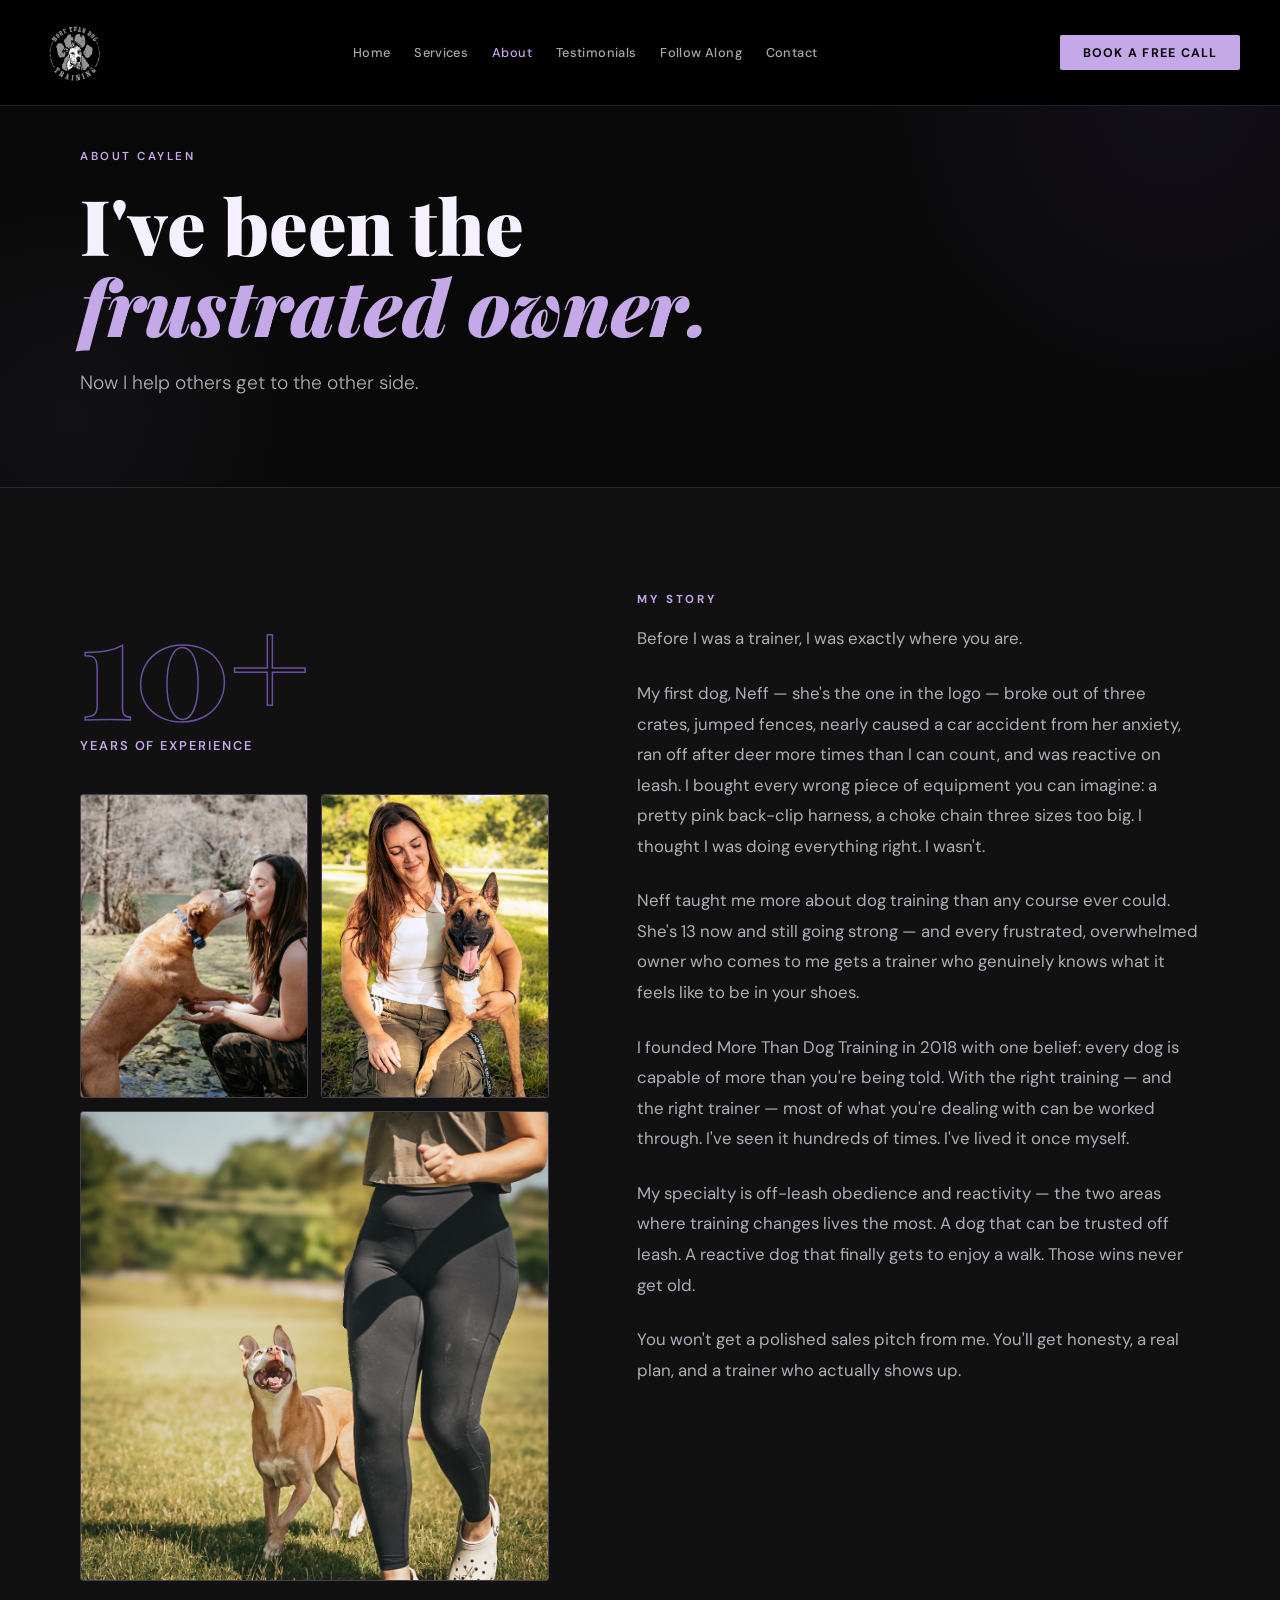
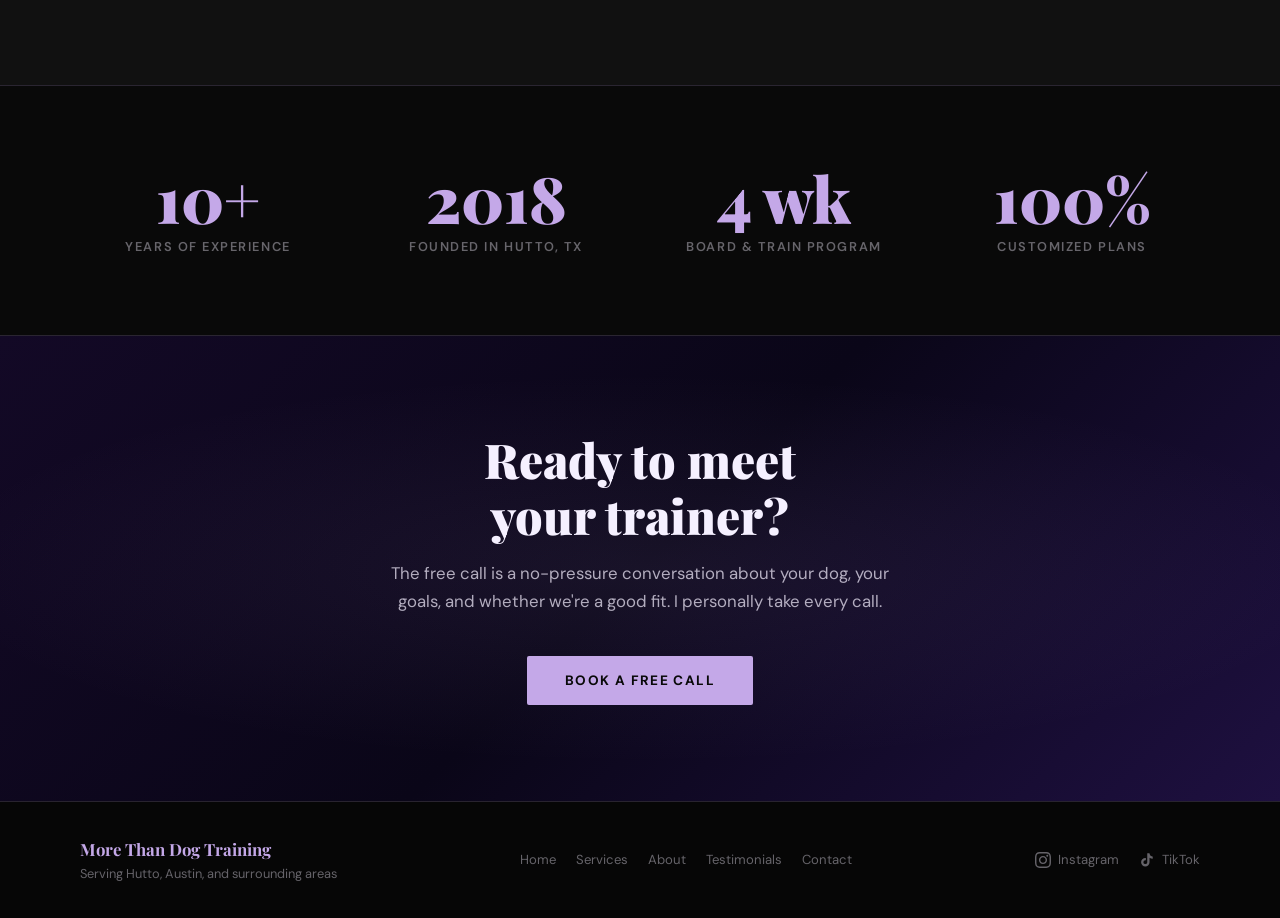
<file: about.html>
<!DOCTYPE html>
<html lang="en">
<head>
  <meta charset="UTF-8">
  <meta name="viewport" content="width=device-width, initial-scale=1.0">
  <link rel="icon" type="image/png" href="logo.png.png">
  <title>About Caylen | More Than Dog Training</title>
  <link rel="preconnect" href="https://fonts.googleapis.com">
  <link rel="preconnect" href="https://fonts.gstatic.com" crossorigin>
  <link href="https://fonts.googleapis.com/css2?family=Playfair+Display:ital,wght@0,700;0,900;1,700&family=DM+Sans:opsz,wght@9..40,300;9..40,400;9..40,500;9..40,600;9..40,700&display=swap" rel="stylesheet">
  <link rel="stylesheet" href="styles.css">

  <style>
    /* ─── ABOUT MAIN SECTION ─────────────────────────────── */
    .about-section {
      padding: 6.5rem 2rem;
      background: var(--black-soft);
    }

    .about-grid {
      display: grid;
      grid-template-columns: 1fr 1.2fr;
      gap: 5.5rem;
      align-items: start;
      max-width: 1120px;
      margin: 0 auto;
    }

    .about-left-col { position: relative; }

    /* Big decorative number */
    .about-big-num {
      font-family: var(--font-display);
      font-size: clamp(5rem, 11vw, 9rem);
      font-weight: 900;
      line-height: 1;
      color: transparent;
      -webkit-text-stroke: 1.5px var(--lavender-dk);
      margin-bottom: 0.25rem;
    }

    .about-num-label {
      font-size: 0.8rem;
      font-weight: 600;
      letter-spacing: 0.15em;
      text-transform: uppercase;
      color: var(--lavender);
      margin-bottom: 2.5rem;
    }

    /* Photo grid */
    .about-photo-grid {
      display: grid;
      grid-template-columns: 1fr 1fr;
      gap: 0.85rem;
    }

    .about-photo-grid-wide {
      display: grid;
      grid-template-columns: 1fr;
      gap: 0.85rem;
      margin-top: 0.85rem;
    }

    /* Right column body text */
    .about-right-col p {
      color: var(--white-dim);
      font-size: 1.05rem;
      line-height: 1.82;
      margin-bottom: 1.5rem;
    }

    .about-right-col p:last-of-type { margin-bottom: 0; }

    /* ─── STATS ROW ──────────────────────────────────────── */
    .stats-section {
      padding: 5rem 2rem;
      background: var(--black);
      border-top: 1px solid var(--border);
      border-bottom: 1px solid var(--border);
    }

    .stats-grid {
      display: grid;
      grid-template-columns: repeat(4, 1fr);
      gap: 2rem;
      max-width: 1120px;
      margin: 0 auto;
      text-align: center;
    }

    .stat-item {}

    .stat-num {
      font-family: var(--font-display);
      font-size: clamp(2.5rem, 5vw, 4rem);
      font-weight: 900;
      color: var(--lavender);
      line-height: 1;
      margin-bottom: 0.5rem;
    }

    .stat-label {
      font-size: 0.8rem;
      font-weight: 600;
      letter-spacing: 0.12em;
      text-transform: uppercase;
      color: var(--white-faint);
      line-height: 1.4;
    }

    /* ─── PHILOSOPHY SECTION ─────────────────────────────── */
    .philosophy-section {
      padding: 6.5rem 2rem;
      background: linear-gradient(180deg, #0C0818 0%, var(--black-soft) 100%);
    }

    .philosophy-inner {
      max-width: 1120px;
      margin: 0 auto;
      display: grid;
      grid-template-columns: 1.1fr 1fr;
      gap: 5rem;
      align-items: center;
    }

    .philosophy-text p {
      color: var(--white-dim);
      font-size: 1.05rem;
      line-height: 1.82;
      margin-bottom: 1.5rem;
    }

    .philosophy-text p:last-of-type { margin-bottom: 0; }

    /* ─── CTA SECTION ────────────────────────────────────── */
    .about-cta-section {
      padding: 6rem 2rem;
      background: linear-gradient(135deg, #130926 0%, #0A0618 50%, #1E1040 100%);
      text-align: center;
      position: relative;
      overflow: hidden;
    }

    .about-cta-section::before {
      content: '';
      position: absolute;
      inset: 0;
      background: radial-gradient(ellipse 80% 60% at 50% 50%, rgba(196, 168, 232, 0.08) 0%, transparent 70%);
      pointer-events: none;
    }

    .about-cta-section .container { position: relative; z-index: 1; }

    .about-cta-headline {
      font-family: var(--font-display);
      font-size: clamp(2rem, 4vw, 3rem);
      font-weight: 900;
      color: var(--white);
      margin-bottom: 1rem;
      line-height: 1.15;
    }

    .about-cta-sub {
      color: var(--white-dim);
      font-size: 1.05rem;
      line-height: 1.7;
      max-width: 500px;
      margin: 0 auto 2.5rem;
    }

    /* ─── RESPONSIVE ─────────────────────────────────────── */
    @media (max-width: 900px) {
      .about-grid,
      .philosophy-inner { grid-template-columns: 1fr; gap: 3rem; }

      .stats-grid { grid-template-columns: repeat(2, 1fr); }
    }

    @media (max-width: 480px) {
      .stats-grid { grid-template-columns: 1fr 1fr; gap: 1.5rem; }
    }
  </style>
</head>

<body>

  <!-- ─── NAV ──────────────────────────────────────────────── -->
  <nav aria-label="Main navigation">
    <a href="index.html" class="nav-brand">
      <img src="logo.png.png" alt="More Than Dog Training logo" style="height:70px;width:auto;display:block;">
    </a>
    <div class="nav-links" id="navLinks">
      <a href="index.html">Home</a>
      <a href="services.html">Services</a>
      <a href="about.html" class="active">About</a>
      <a href="testimonials.html">Testimonials</a>
      <a href="follow.html">Follow Along</a>
      <a href="contact.html">Contact</a>
    </div>
    <div class="nav-right">
      <button class="nav-hamburger" id="navHamburger" aria-label="Toggle menu" aria-expanded="false">
        <span></span><span></span><span></span>
      </button>
      <a href="https://tidycal.com/caylen/consultation" target="_blank" rel="noopener noreferrer" class="nav-cta">Book a Free Call</a>
    </div>
  </nav>


  <!-- ─── PAGE HERO ────────────────────────────────────────── -->
  <div class="page-hero">
    <div class="container">
      <span class="page-eyebrow">About Caylen</span>
      <h1 class="page-headline">I've been the<br><em>frustrated owner.</em></h1>
      <p class="page-sub">Now I help others get to the other side.</p>
    </div>
  </div>


  <!-- ─── MAIN ABOUT ───────────────────────────────────────── -->
  <section class="about-section">
    <div class="about-grid">

      <div class="about-left-col">
        <div class="reveal">
          <div class="about-big-num">10+</div>
          <div class="about-num-label">Years of Experience</div>
        </div>

        <!-- Two portrait photos side by side -->
        <div class="about-photo-grid reveal reveal-d2">
          <img src="IMG_0409.JPG" alt="Caylen with a dog at the river" style="width:100%;aspect-ratio:3/4;object-fit:cover;object-position:top;border-radius:3px;border:1.5px solid rgba(196,168,232,0.3);">
          <img src="DSC09880_Original.jpg" alt="Caylen with her Belgian Malinois" style="width:100%;aspect-ratio:3/4;object-fit:cover;object-position:top;border-radius:3px;border:1.5px solid rgba(196,168,232,0.3);">
        </div>

        <!-- Wide landscape photo below -->
        <div class="about-photo-grid-wide reveal reveal-d3">
          <img src="DSC08907.JPG" alt="Caylen training a dog in the park" style="width:100%;aspect-ratio:1/1;object-fit:cover;object-position:center 60%;border-radius:3px;border:1.5px solid rgba(196,168,232,0.3);display:block;">
        </div>
      </div>

      <div class="about-right-col">
        <span class="eyebrow reveal">My Story</span>

        <p class="reveal reveal-d2">
          Before I was a trainer, I was exactly where you are.
        </p>
        <p class="reveal reveal-d2">
          My first dog, Neff — she's the one in the logo — broke out of three crates, jumped fences, nearly caused a car accident from her anxiety, ran off after deer more times than I can count, and was reactive on leash. I bought every wrong piece of equipment you can imagine: a pretty pink back-clip harness, a choke chain three sizes too big. I thought I was doing everything right. I wasn't.
        </p>
        <p class="reveal reveal-d2">
          Neff taught me more about dog training than any course ever could. She's 13 now and still going strong — and every frustrated, overwhelmed owner who comes to me gets a trainer who genuinely knows what it feels like to be in your shoes.
        </p>
        <p class="reveal reveal-d3">
          I founded More Than Dog Training in 2018 with one belief: every dog is capable of more than you're being told. With the right training — and the right trainer — most of what you're dealing with can be worked through. I've seen it hundreds of times. I've lived it once myself.
        </p>
        <p class="reveal reveal-d3">
          My specialty is off-leash obedience and reactivity — the two areas where training changes lives the most. A dog that can be trusted off leash. A reactive dog that finally gets to enjoy a walk. Those wins never get old.
        </p>
        <p class="reveal reveal-d4">
          You won't get a polished sales pitch from me. You'll get honesty, a real plan, and a trainer who actually shows up.
        </p>
      </div>

    </div>
  </section>


  <!-- ─── STATS ─────────────────────────────────────────────── -->
  <div class="stats-section">
    <div class="stats-grid">
      <div class="stat-item reveal">
        <div class="stat-num">10+</div>
        <div class="stat-label">Years of Experience</div>
      </div>
      <div class="stat-item reveal reveal-d1">
        <div class="stat-num">2018</div>
        <div class="stat-label">Founded in Hutto, TX</div>
      </div>
      <div class="stat-item reveal reveal-d2">
        <div class="stat-num">4 wk</div>
        <div class="stat-label">Board &amp; Train Program</div>
      </div>
      <div class="stat-item reveal reveal-d3">
        <div class="stat-num">100%</div>
        <div class="stat-label">Customized Plans</div>
      </div>
    </div>
  </div>



  <!-- ─── BOTTOM CTA ────────────────────────────────────────── -->
  <div class="about-cta-section">
    <div class="container">
      <h2 class="about-cta-headline reveal">Ready to meet<br>your trainer?</h2>
      <p class="about-cta-sub reveal reveal-d1">The free call is a no-pressure conversation about your dog, your goals, and whether we're a good fit. I personally take every call.</p>
      <a href="https://tidycal.com/caylen/consultation" target="_blank" rel="noopener noreferrer" class="btn-primary reveal reveal-d2">Book a Free Call</a>
    </div>
  </div>


  <!-- ─── FOOTER ────────────────────────────────────────────── -->
  <footer>
    <div class="footer-inner">
      <div>
        <div class="footer-brand">More Than Dog Training</div>
        <div class="footer-loc">Serving Hutto, Austin, and surrounding areas</div>
      </div>
      <nav class="footer-nav" aria-label="Site links">
        <a href="index.html">Home</a>
        <a href="services.html">Services</a>
        <a href="about.html">About</a>
        <a href="testimonials.html">Testimonials</a>
        <a href="contact.html">Contact</a>
      </nav>
      <nav class="footer-links" aria-label="Social media links">
        <a href="https://www.instagram.com/morethandogtraining_" target="_blank" rel="noopener noreferrer">
          <svg viewBox="0 0 24 24" fill="currentColor" aria-hidden="true"><path d="M12 2.163c3.204 0 3.584.012 4.85.07 3.252.148 4.771 1.691 4.919 4.919.058 1.265.069 1.645.069 4.849 0 3.205-.012 3.584-.069 4.849-.149 3.225-1.664 4.771-4.919 4.919-1.266.058-1.644.07-4.85.07-3.204 0-3.584-.012-4.849-.07-3.26-.149-4.771-1.699-4.919-4.92-.058-1.265-.07-1.644-.07-4.849 0-3.204.013-3.583.07-4.849.149-3.227 1.664-4.771 4.919-4.919 1.266-.057 1.645-.069 4.849-.069zm0-2.163c-3.259 0-3.667.014-4.947.072-4.358.2-6.78 2.618-6.98 6.98-.059 1.281-.073 1.689-.073 4.948 0 3.259.014 3.668.072 4.948.2 4.358 2.618 6.78 6.98 6.98 1.281.058 1.689.072 4.948.072 3.259 0 3.668-.014 4.948-.072 4.354-.2 6.782-2.618 6.979-6.98.059-1.28.073-1.689.073-4.948 0-3.259-.014-3.667-.072-4.947-.196-4.354-2.617-6.78-6.979-6.98-1.281-.059-1.69-.073-4.949-.073zm0 5.838c-3.403 0-6.162 2.759-6.162 6.162s2.759 6.163 6.162 6.163 6.162-2.759 6.162-6.163c0-3.403-2.759-6.162-6.162-6.162zm0 10.162c-2.209 0-4-1.79-4-4 0-2.209 1.791-4 4-4s4 1.791 4 4c0 2.21-1.791 4-4 4zm6.406-11.845c-.796 0-1.441.645-1.441 1.44s.645 1.44 1.441 1.44c.795 0 1.439-.645 1.439-1.44s-.644-1.44-1.439-1.44z"/></svg>
          Instagram
        </a>
        <a href="https://www.tiktok.com/@morethandogtraining" target="_blank" rel="noopener noreferrer">
          <svg viewBox="0 0 24 24" fill="currentColor" aria-hidden="true"><path d="M19.59 6.69a4.83 4.83 0 0 1-3.77-4.25V2h-3.45v13.67a2.89 2.89 0 0 1-2.88 2.5 2.89 2.89 0 0 1-2.89-2.89 2.89 2.89 0 0 1 2.89-2.89c.28 0 .54.04.79.1V9.01a6.27 6.27 0 0 0-.79-.05 6.34 6.34 0 0 0-6.34 6.34 6.34 6.34 0 0 0 6.34 6.34 6.34 6.34 0 0 0 6.33-6.34V8.69a8.18 8.18 0 0 0 4.78 1.52V6.76a4.85 4.85 0 0 1-1.01-.07z"/></svg>
          TikTok
        </a>
      </nav>
    </div>
  </footer>


  <!-- ─── JAVASCRIPT ────────────────────────────────────────── -->
  <script>
    const revealObserver = new IntersectionObserver(
      entries => entries.forEach(e => {
        if (e.isIntersecting) { e.target.classList.add('visible'); revealObserver.unobserve(e.target); }
      }),
      { threshold: 0.12, rootMargin: '0px 0px -48px 0px' }
    );
    document.querySelectorAll('.reveal').forEach(el => revealObserver.observe(el));

    const mainNav = document.querySelector('nav');
    window.addEventListener('scroll', () => {
      mainNav.style.padding = window.scrollY > 60 ? '0.75rem 2.5rem' : '1.1rem 2.5rem';
    }, { passive: true });

    const hamburger = document.getElementById('navHamburger');
    const navLinks  = document.getElementById('navLinks');
    if (hamburger) {
      hamburger.addEventListener('click', () => {
        const isOpen = navLinks.classList.toggle('open');
        hamburger.setAttribute('aria-expanded', String(isOpen));
      });
    }
  </script>

</body>
</html>
</file>
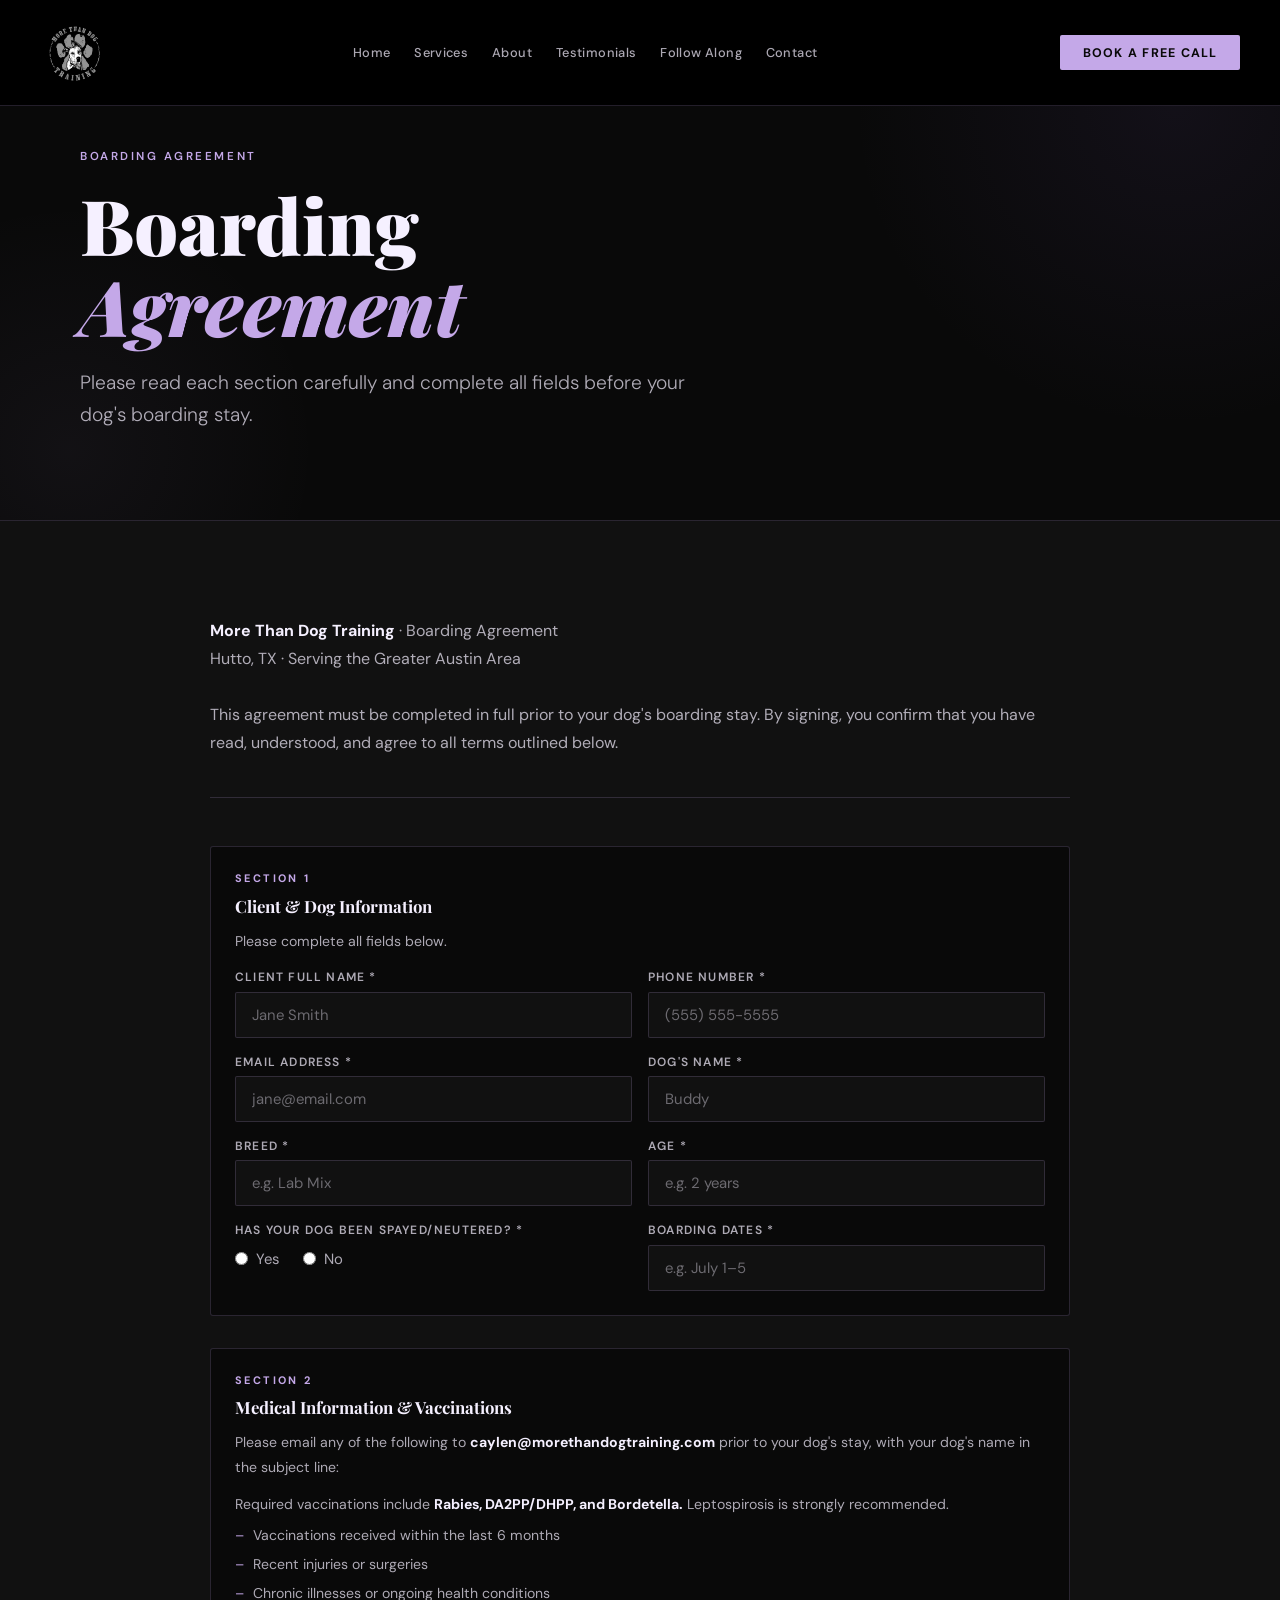
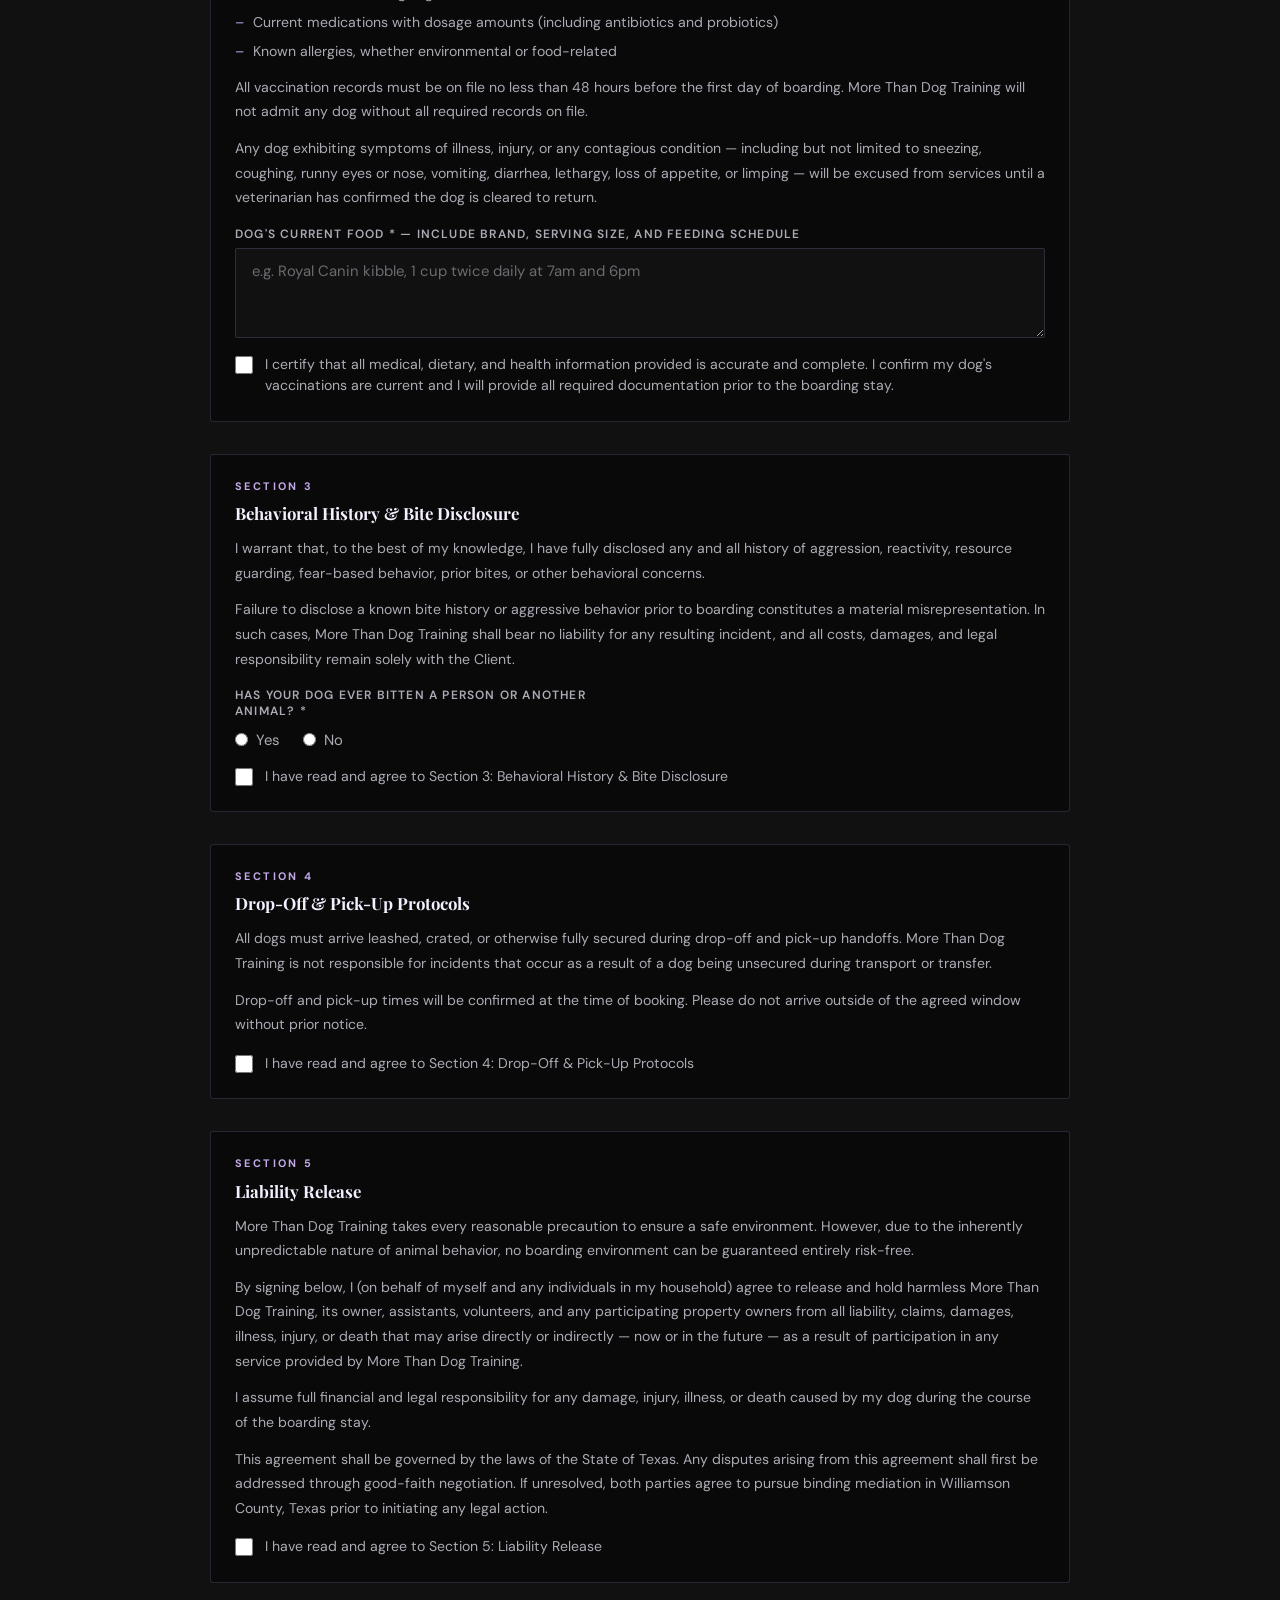
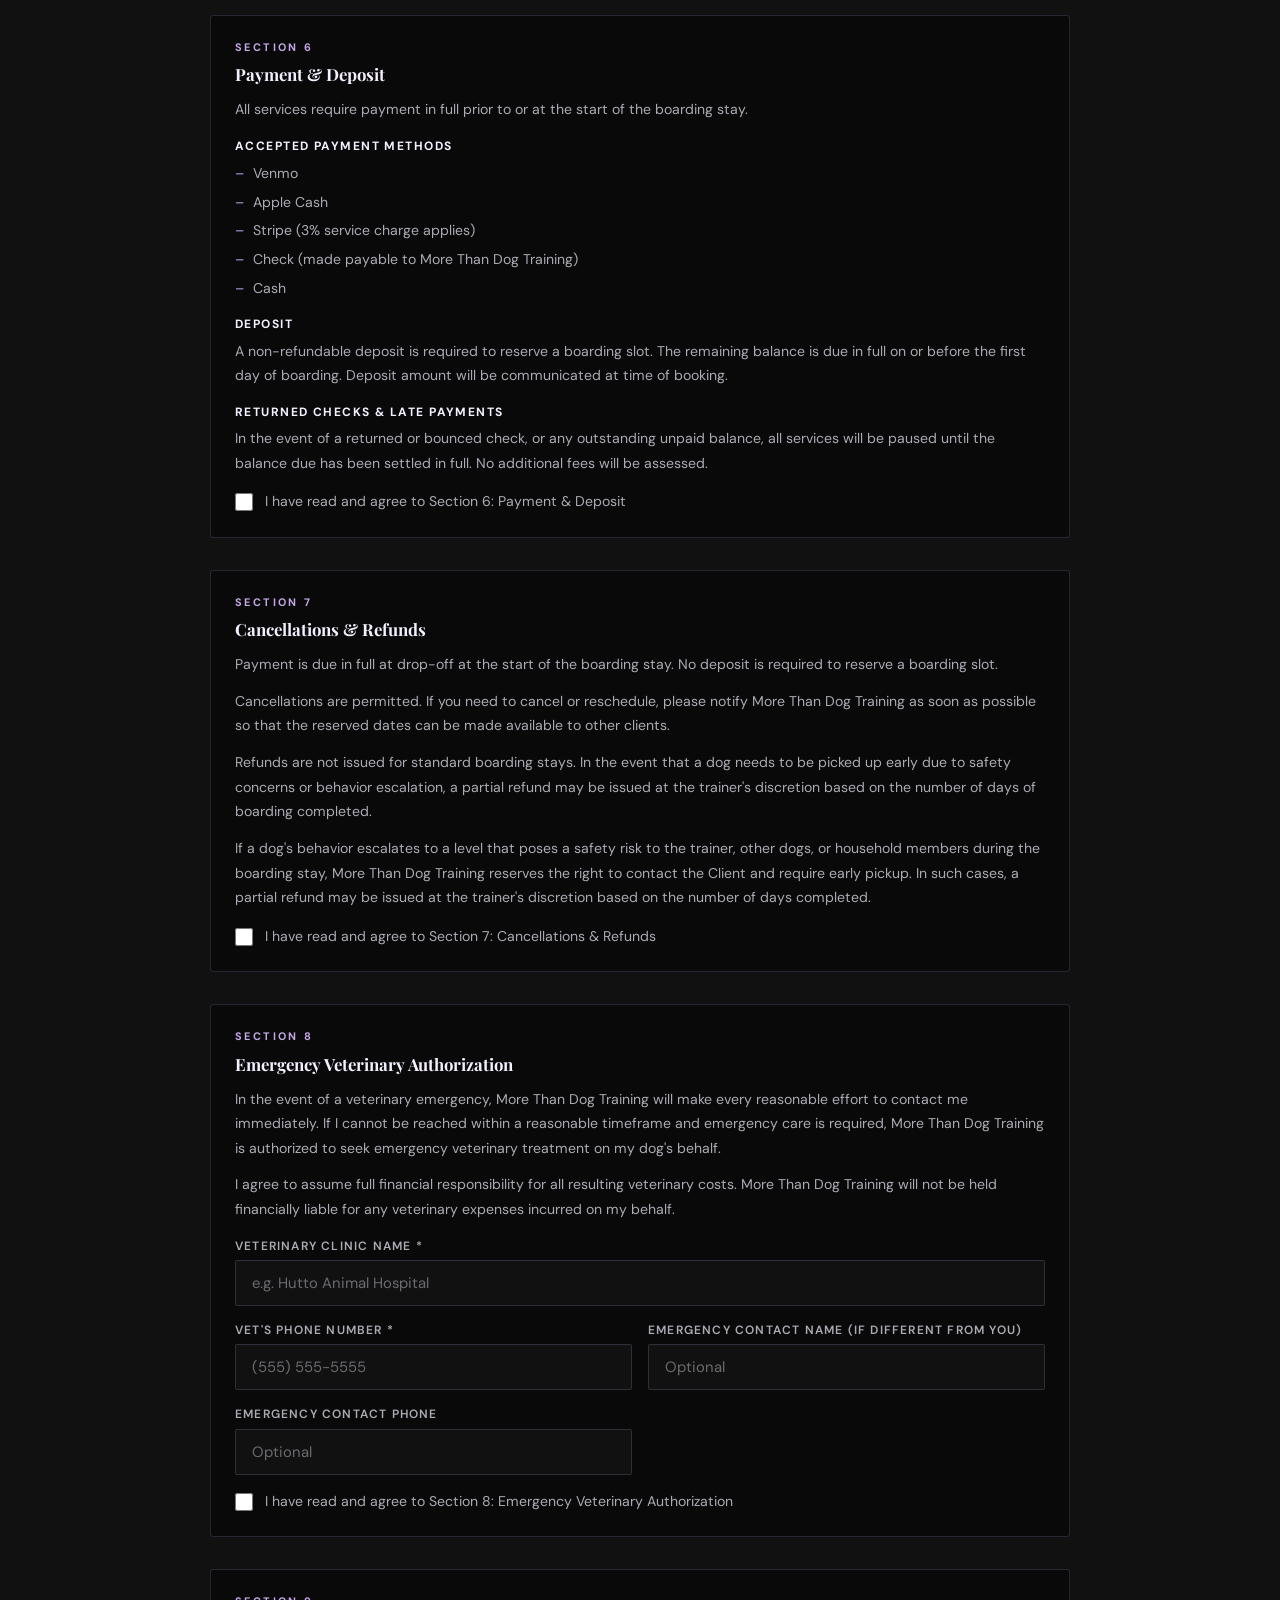
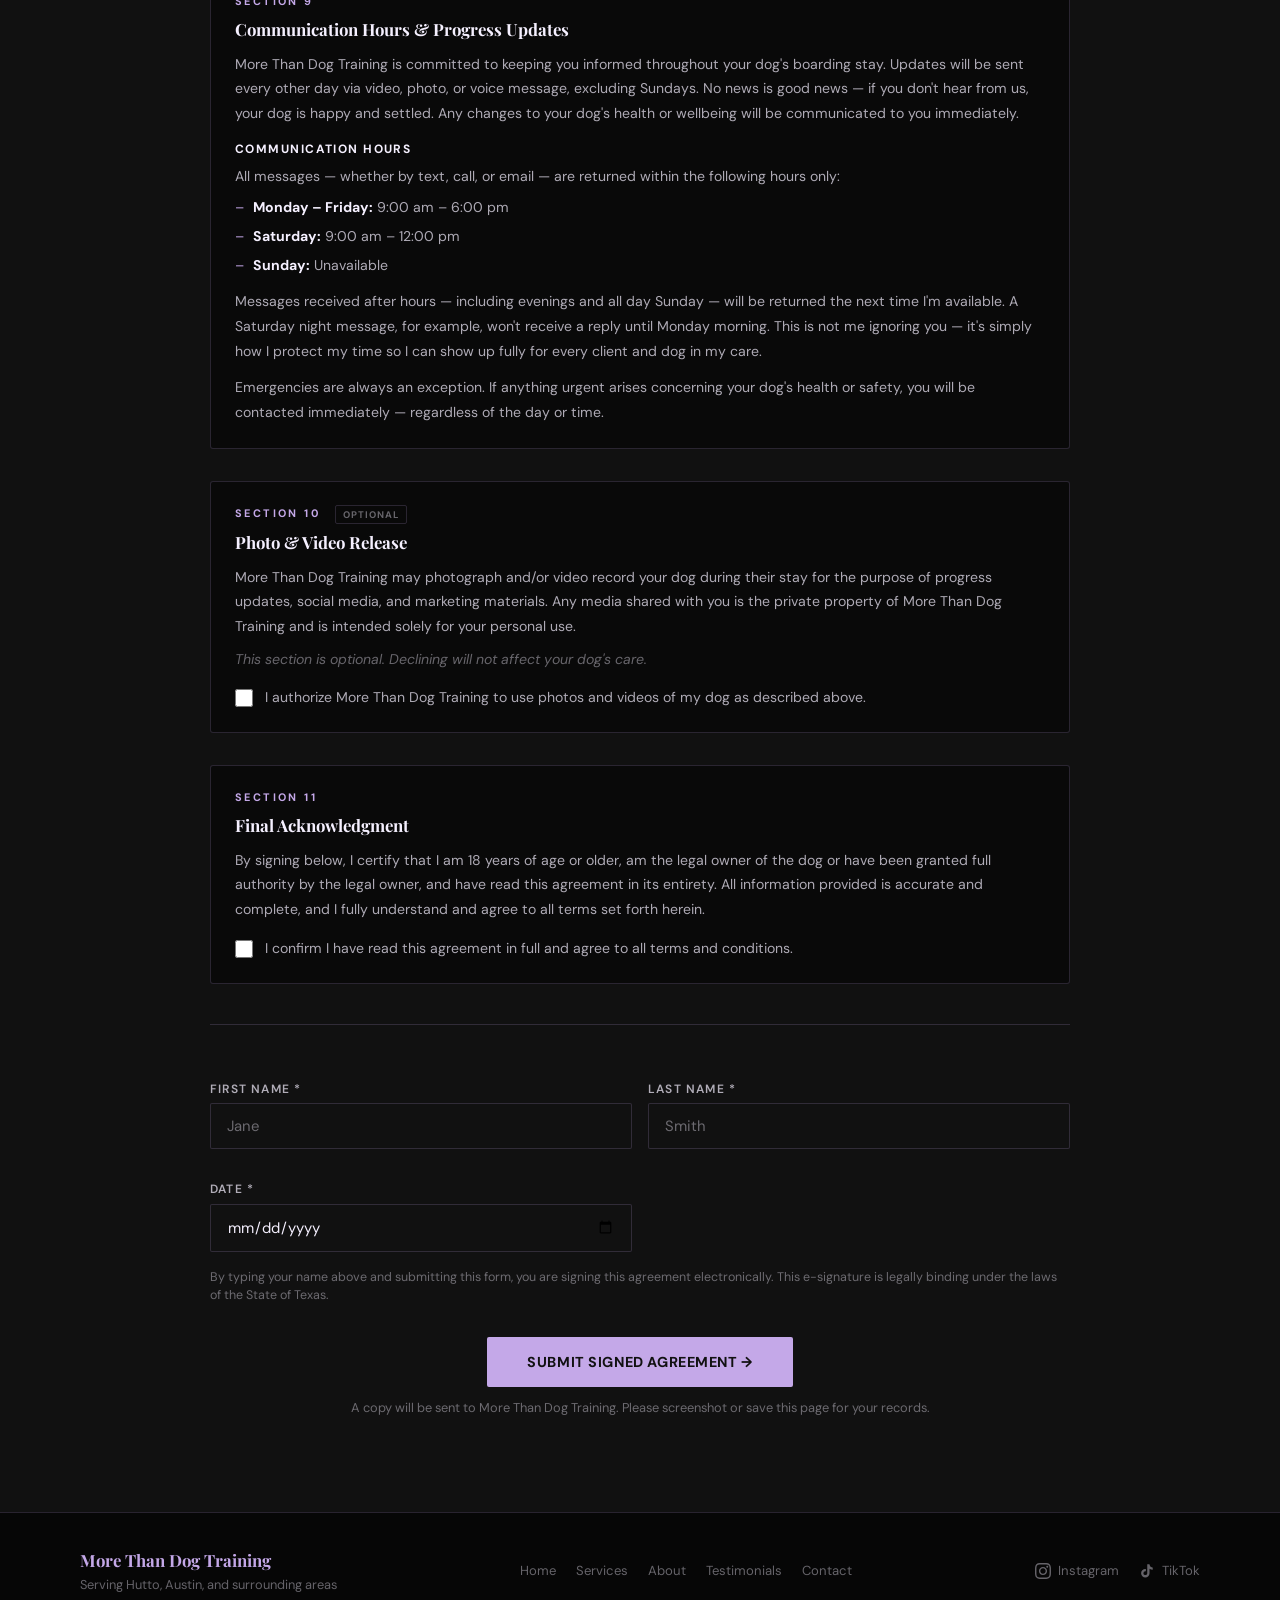
<file: boarding-agreement.html>
<!DOCTYPE html>
<html lang="en">
<head>
  <meta charset="UTF-8">
  <meta name="viewport" content="width=device-width, initial-scale=1.0">
  <link rel="icon" type="image/png" href="logo.png.png">
  <title>Boarding Agreement | More Than Dog Training</title>
  <meta name="description" content="Review and sign your boarding agreement with More Than Dog Training before your dog's stay.">
  <meta property="og:title" content="Boarding Agreement | More Than Dog Training">
  <meta property="og:description" content="Review and sign your boarding agreement before your dog's stay with More Than Dog Training.">
  <meta property="og:image" content="https://www.morethandogtraining.com/logo.png.png">
  <meta property="og:url" content="https://www.morethandogtraining.com/boarding-agreement.html">
  <meta property="og:type" content="website">
  <meta name="twitter:card" content="summary">
  <meta name="twitter:title" content="Boarding Agreement | More Than Dog Training">
  <meta name="twitter:description" content="Review and sign your boarding agreement before your dog's stay with More Than Dog Training.">
  <meta name="twitter:image" content="https://www.morethandogtraining.com/logo.png.png">
  <link rel="preconnect" href="https://fonts.googleapis.com">
  <link rel="preconnect" href="https://fonts.gstatic.com" crossorigin>
  <link href="https://fonts.googleapis.com/css2?family=Playfair+Display:ital,wght@0,700;0,900;1,700&family=DM+Sans:opsz,wght@9..40,300;9..40,400;9..40,500;9..40,600;9..40,700&display=swap" rel="stylesheet">
  <link rel="stylesheet" href="styles.css">

  <style>
    .agreement-section {
      padding: 6rem 2rem;
      background: var(--black-soft);
    }

    .agreement-inner {
      max-width: 860px;
      margin: 0 auto;
    }

    .agreement-intro {
      font-size: 1rem;
      color: var(--white-dim);
      line-height: 1.75;
      margin-bottom: 3rem;
      padding-bottom: 2.5rem;
      border-bottom: 1px solid var(--border);
    }

    .agreement-form {
      display: flex;
      flex-direction: column;
      gap: 2rem;
    }

    .form-check-group {
      background: var(--black);
      border: 1px solid var(--border);
      border-radius: 3px;
      padding: 1.5rem;
    }

    .form-check-label {
      font-size: 0.68rem;
      font-weight: 700;
      letter-spacing: 0.22em;
      text-transform: uppercase;
      color: var(--lavender);
      margin-bottom: 0.6rem;
      display: block;
    }

    .form-check-title {
      font-family: var(--font-display);
      font-size: 1.05rem;
      font-weight: 700;
      color: var(--white);
      margin-bottom: 0.75rem;
    }

    .form-check-text {
      font-size: 0.88rem;
      color: var(--white-dim);
      line-height: 1.75;
    }

    .form-checkbox-row {
      display: flex;
      align-items: flex-start;
      gap: 0.75rem;
      cursor: pointer;
      margin-top: 1rem;
    }

    .form-checkbox-row input[type="checkbox"] {
      width: 18px;
      height: 18px;
      accent-color: var(--lavender);
      flex-shrink: 0;
      margin-top: 2px;
      cursor: pointer;
    }

    .form-checkbox-row span {
      font-size: 0.88rem;
      color: var(--white-dim);
      line-height: 1.5;
    }

    .form-row {
      display: grid;
      grid-template-columns: 1fr 1fr;
      gap: 1rem;
      margin-top: 1rem;
    }

    .form-field {
      display: flex;
      flex-direction: column;
      gap: 0.4rem;
    }

    .form-field.full {
      grid-column: 1 / -1;
    }

    .form-field label {
      font-size: 0.75rem;
      font-weight: 600;
      letter-spacing: 0.1em;
      text-transform: uppercase;
      color: var(--white-dim);
    }

    .form-field input,
    .form-field textarea,
    .form-field select {
      background: var(--black-soft);
      border: 1px solid var(--border);
      border-radius: 2px;
      padding: 0.75rem 1rem;
      font-family: var(--font-body);
      font-size: 0.93rem;
      color: var(--white);
      outline: none;
      transition: border-color 0.2s;
      width: 100%;
      box-sizing: border-box;
    }

    .form-field input:focus,
    .form-field textarea:focus,
    .form-field select:focus {
      border-color: var(--lavender);
    }

    .form-field input::placeholder,
    .form-field textarea::placeholder {
      color: var(--white-faint);
    }

    .form-field textarea {
      resize: vertical;
      min-height: 90px;
    }

    .radio-group {
      display: flex;
      gap: 1.5rem;
      margin-top: 0.25rem;
    }

    .radio-group label {
      display: flex;
      align-items: center;
      gap: 0.5rem;
      font-size: 0.93rem;
      color: var(--white-dim);
      text-transform: none;
      letter-spacing: 0;
      font-weight: 400;
      cursor: pointer;
    }

    .radio-group input[type="radio"] {
      accent-color: var(--lavender);
      cursor: pointer;
    }

    .conditional-field {
      display: none;
    }

    .conditional-field.visible {
      display: flex;
    }

    .contract-list {
      list-style: none;
      padding: 0;
      margin: 0.5rem 0;
      display: flex;
      flex-direction: column;
      gap: 0.35rem;
    }

    .contract-list li {
      padding-left: 1.1rem;
      position: relative;
      font-size: 0.88rem;
      color: var(--white-dim);
      line-height: 1.65;
    }

    .contract-list li::before {
      content: '–';
      position: absolute;
      left: 0;
      color: var(--lavender);
    }

    .contract-subhead {
      font-size: 0.75rem;
      font-weight: 700;
      letter-spacing: 0.12em;
      text-transform: uppercase;
      color: var(--white);
      margin: 1rem 0 0.4rem;
    }

    .optional-badge {
      font-size: 0.6rem;
      font-weight: 700;
      letter-spacing: 0.1em;
      text-transform: uppercase;
      color: var(--white-faint);
      border: 1px solid var(--border);
      border-radius: 2px;
      padding: 0.1rem 0.45rem;
      margin-left: 0.6rem;
      vertical-align: middle;
    }

    .form-fields {
      display: flex;
      flex-direction: column;
      gap: 1rem;
    }

    .form-divider {
      border: none;
      border-top: 1px solid var(--border);
      margin: 0.5rem 0;
    }

    .form-sig-note {
      font-size: 0.78rem;
      color: var(--white-faint);
      line-height: 1.5;
    }

    .form-submit-wrap {
      text-align: center;
    }

    .btn-submit {
      display: inline-block;
      background: var(--lavender);
      color: var(--black-soft);
      font-family: var(--font-body);
      font-size: 0.9rem;
      font-weight: 700;
      letter-spacing: 0.04em;
      padding: 1rem 2.5rem;
      border-radius: 2px;
      border: none;
      cursor: pointer;
      transition: background 0.2s, transform 0.2s, box-shadow 0.2s;
    }

    .btn-submit:hover {
      background: var(--lavender-light);
      transform: translateY(-2px);
      box-shadow: 0 8px 24px rgba(196, 168, 232, 0.25);
    }

    .sign-note {
      margin-top: 0.75rem;
      font-size: 0.8rem;
      color: var(--white-faint);
    }

    .form-success {
      display: none;
      background: var(--black);
      border: 1px solid var(--lavender);
      border-radius: 3px;
      padding: 2rem;
      text-align: center;
      color: var(--white-dim);
      font-size: 0.95rem;
      line-height: 1.7;
      max-width: 860px;
      margin: 0 auto 4rem;
    }

    @media (max-width: 700px) {
      .form-row {
        grid-template-columns: 1fr;
      }
      .form-field.full {
        grid-column: 1;
      }
    }
  </style>
</head>

<body>

  <!-- ─── NAV ──────────────────────────────────────────────── -->
  <nav aria-label="Main navigation">
    <a href="index.html" class="nav-brand">
      <img src="logo.png.png" alt="More Than Dog Training logo" style="height:70px;width:auto;display:block;">
    </a>
    <div class="nav-links" id="navLinks">
      <a href="index.html">Home</a>
      <a href="services.html">Services</a>
      <a href="about.html">About</a>
      <a href="testimonials.html">Testimonials</a>
      <a href="follow.html">Follow Along</a>
      <a href="contact.html">Contact</a>
    </div>
    <div class="nav-right">
      <button class="nav-hamburger" id="navHamburger" aria-label="Toggle menu" aria-expanded="false">
        <span></span><span></span><span></span>
      </button>
      <a href="https://tidycal.com/caylen/consultation" target="_blank" rel="noopener noreferrer" class="nav-cta">Book a Free Call</a>
    </div>
  </nav>


  <!-- ─── PAGE HERO ────────────────────────────────────────── -->
  <div class="page-hero">
    <div class="container">
      <span class="page-eyebrow">Boarding Agreement</span>
      <h1 class="page-headline">Boarding<br><em>Agreement</em></h1>
      <p class="page-sub">Please read each section carefully and complete all fields before your dog's boarding stay.</p>
    </div>
  </div>


  <!-- ─── AGREEMENT ────────────────────────────────────────── -->
  <section class="agreement-section">
    <div class="agreement-inner">

      <p class="agreement-intro">
        <strong style="color:var(--white);">More Than Dog Training</strong> &middot; Boarding Agreement<br>
        Hutto, TX &middot; Serving the Greater Austin Area<br><br>
        This agreement must be completed in full prior to your dog's boarding stay. By signing, you confirm that you have read, understood, and agree to all terms outlined below.
      </p>

      <form class="agreement-form" id="boardingForm" action="https://formspree.io/f/mqeveokq" method="POST">
        <input type="hidden" name="_subject" value="New Boarding Agreement Signed">

        <!-- SECTION 1 -->
        <div class="form-check-group">
          <span class="form-check-label">Section 1</span>
          <div class="form-check-title">Client &amp; Dog Information</div>
          <p class="form-check-text">Please complete all fields below.</p>
          <div class="form-row">
            <div class="form-field">
              <label for="clientName">Client Full Name *</label>
              <input type="text" id="clientName" name="client_name" placeholder="Jane Smith" required>
            </div>
            <div class="form-field">
              <label for="phone">Phone Number *</label>
              <input type="tel" id="phone" name="phone_number" placeholder="(555) 555-5555" required>
            </div>
          </div>
          <div class="form-row">
            <div class="form-field">
              <label for="emailAddr">Email Address *</label>
              <input type="email" id="emailAddr" name="email_address" placeholder="jane@email.com" required>
            </div>
            <div class="form-field">
              <label for="dogName">Dog's Name *</label>
              <input type="text" id="dogName" name="dog_name" placeholder="Buddy" required>
            </div>
          </div>
          <div class="form-row">
            <div class="form-field">
              <label for="breed">Breed *</label>
              <input type="text" id="breed" name="breed" placeholder="e.g. Lab Mix" required>
            </div>
            <div class="form-field">
              <label for="dogAge">Age *</label>
              <input type="text" id="dogAge" name="age" placeholder="e.g. 2 years" required>
            </div>
          </div>
          <div class="form-row">
            <div class="form-field">
              <label>Has your dog been spayed/neutered? *</label>
              <div class="radio-group">
                <label><input type="radio" name="spayed_neutered" value="Yes" required> Yes</label>
                <label><input type="radio" name="spayed_neutered" value="No"> No</label>
              </div>
            </div>
            <div class="form-field">
              <label for="boardingDates">Boarding Dates *</label>
              <input type="text" id="boardingDates" name="boarding_dates" placeholder="e.g. July 1–5" required>
            </div>
          </div>
        </div>

        <!-- SECTION 2 -->
        <div class="form-check-group">
          <span class="form-check-label">Section 2</span>
          <div class="form-check-title">Medical Information &amp; Vaccinations</div>
          <p class="form-check-text">Please email any of the following to <strong style="color:var(--white);">caylen@morethandogtraining.com</strong> prior to your dog's stay, with your dog's name in the subject line:</p>
          <p class="form-check-text" style="margin-top:0.75rem;">Required vaccinations include <strong style="color:var(--white);">Rabies, DA2PP/DHPP, and Bordetella.</strong> Leptospirosis is strongly recommended.</p>
          <ul class="contract-list" style="margin-top:0.5rem;">
            <li>Vaccinations received within the last 6 months</li>
            <li>Recent injuries or surgeries</li>
            <li>Chronic illnesses or ongoing health conditions</li>
            <li>Current medications with dosage amounts (including antibiotics and probiotics)</li>
            <li>Known allergies, whether environmental or food-related</li>
          </ul>
          <p class="form-check-text" style="margin-top:0.75rem;">All vaccination records must be on file no less than 48 hours before the first day of boarding. More Than Dog Training will not admit any dog without all required records on file.</p>
          <p class="form-check-text" style="margin-top:0.75rem;">Any dog exhibiting symptoms of illness, injury, or any contagious condition — including but not limited to sneezing, coughing, runny eyes or nose, vomiting, diarrhea, lethargy, loss of appetite, or limping — will be excused from services until a veterinarian has confirmed the dog is cleared to return.</p>
          <div class="form-row">
            <div class="form-field full">
              <label for="dogFood">Dog's Current Food * — Include brand, serving size, and feeding schedule</label>
              <textarea id="dogFood" name="dog_food" placeholder="e.g. Royal Canin kibble, 1 cup twice daily at 7am and 6pm" required></textarea>
            </div>
          </div>
          <label class="form-checkbox-row">
            <input type="checkbox" name="section2" value="agreed" required>
            <span>I certify that all medical, dietary, and health information provided is accurate and complete. I confirm my dog's vaccinations are current and I will provide all required documentation prior to the boarding stay.</span>
          </label>
        </div>

        <!-- SECTION 3 -->
        <div class="form-check-group">
          <span class="form-check-label">Section 3</span>
          <div class="form-check-title">Behavioral History &amp; Bite Disclosure</div>
          <p class="form-check-text">I warrant that, to the best of my knowledge, I have fully disclosed any and all history of aggression, reactivity, resource guarding, fear-based behavior, prior bites, or other behavioral concerns.</p>
          <p class="form-check-text" style="margin-top:0.75rem;">Failure to disclose a known bite history or aggressive behavior prior to boarding constitutes a material misrepresentation. In such cases, More Than Dog Training shall bear no liability for any resulting incident, and all costs, damages, and legal responsibility remain solely with the Client.</p>
          <div class="form-row">
            <div class="form-field">
              <label>Has your dog ever bitten a person or another animal? *</label>
              <div class="radio-group">
                <label><input type="radio" name="bitten" value="Yes" id="bittenYes" required> Yes</label>
                <label><input type="radio" name="bitten" value="No" id="bittenNo"> No</label>
              </div>
            </div>
          </div>
          <div class="form-row conditional-field" id="bittenDetail">
            <div class="form-field full">
              <label for="bittenDesc">Please describe: *</label>
              <textarea id="bittenDesc" name="bitten_description" placeholder="Who was bitten, what happened, severity..."></textarea>
            </div>
          </div>
          <label class="form-checkbox-row">
            <input type="checkbox" name="section3" value="agreed" required>
            <span>I have read and agree to Section 3: Behavioral History &amp; Bite Disclosure</span>
          </label>
        </div>

        <!-- SECTION 4 -->
        <div class="form-check-group">
          <span class="form-check-label">Section 4</span>
          <div class="form-check-title">Drop-Off &amp; Pick-Up Protocols</div>
          <p class="form-check-text">All dogs must arrive leashed, crated, or otherwise fully secured during drop-off and pick-up handoffs. More Than Dog Training is not responsible for incidents that occur as a result of a dog being unsecured during transport or transfer.</p>
          <p class="form-check-text" style="margin-top:0.75rem;">Drop-off and pick-up times will be confirmed at the time of booking. Please do not arrive outside of the agreed window without prior notice.</p>
          <label class="form-checkbox-row">
            <input type="checkbox" name="section4" value="agreed" required>
            <span>I have read and agree to Section 4: Drop-Off &amp; Pick-Up Protocols</span>
          </label>
        </div>

        <!-- SECTION 5 -->
        <div class="form-check-group">
          <span class="form-check-label">Section 5</span>
          <div class="form-check-title">Liability Release</div>
          <p class="form-check-text">More Than Dog Training takes every reasonable precaution to ensure a safe environment. However, due to the inherently unpredictable nature of animal behavior, no boarding environment can be guaranteed entirely risk-free.</p>
          <p class="form-check-text" style="margin-top:0.75rem;">By signing below, I (on behalf of myself and any individuals in my household) agree to release and hold harmless More Than Dog Training, its owner, assistants, volunteers, and any participating property owners from all liability, claims, damages, illness, injury, or death that may arise directly or indirectly — now or in the future — as a result of participation in any service provided by More Than Dog Training.</p>
          <p class="form-check-text" style="margin-top:0.75rem;">I assume full financial and legal responsibility for any damage, injury, illness, or death caused by my dog during the course of the boarding stay.</p>
          <p class="form-check-text" style="margin-top:0.75rem;">This agreement shall be governed by the laws of the State of Texas. Any disputes arising from this agreement shall first be addressed through good-faith negotiation. If unresolved, both parties agree to pursue binding mediation in Williamson County, Texas prior to initiating any legal action.</p>
          <label class="form-checkbox-row">
            <input type="checkbox" name="section5" value="agreed" required>
            <span>I have read and agree to Section 5: Liability Release</span>
          </label>
        </div>

        <!-- SECTION 6 -->
        <div class="form-check-group">
          <span class="form-check-label">Section 6</span>
          <div class="form-check-title">Payment &amp; Deposit</div>
          <p class="form-check-text">All services require payment in full prior to or at the start of the boarding stay.</p>
          <p class="contract-subhead">Accepted Payment Methods</p>
          <ul class="contract-list">
            <li>Venmo</li>
            <li>Apple Cash</li>
            <li>Stripe (3% service charge applies)</li>
            <li>Check (made payable to More Than Dog Training)</li>
            <li>Cash</li>
          </ul>
          <p class="contract-subhead">Deposit</p>
          <p class="form-check-text">A non-refundable deposit is required to reserve a boarding slot. The remaining balance is due in full on or before the first day of boarding. Deposit amount will be communicated at time of booking.</p>
          <p class="contract-subhead">Returned Checks &amp; Late Payments</p>
          <p class="form-check-text">In the event of a returned or bounced check, or any outstanding unpaid balance, all services will be paused until the balance due has been settled in full. No additional fees will be assessed.</p>
          <label class="form-checkbox-row">
            <input type="checkbox" name="section6" value="agreed" required>
            <span>I have read and agree to Section 6: Payment &amp; Deposit</span>
          </label>
        </div>

        <!-- SECTION 7 -->
        <div class="form-check-group">
          <span class="form-check-label">Section 7</span>
          <div class="form-check-title">Cancellations &amp; Refunds</div>
          <p class="form-check-text">Payment is due in full at drop-off at the start of the boarding stay. No deposit is required to reserve a boarding slot.</p>
          <p class="form-check-text" style="margin-top:0.75rem;">Cancellations are permitted. If you need to cancel or reschedule, please notify More Than Dog Training as soon as possible so that the reserved dates can be made available to other clients.</p>
          <p class="form-check-text" style="margin-top:0.75rem;">Refunds are not issued for standard boarding stays. In the event that a dog needs to be picked up early due to safety concerns or behavior escalation, a partial refund may be issued at the trainer's discretion based on the number of days of boarding completed.</p>
          <p class="form-check-text" style="margin-top:0.75rem;">If a dog's behavior escalates to a level that poses a safety risk to the trainer, other dogs, or household members during the boarding stay, More Than Dog Training reserves the right to contact the Client and require early pickup. In such cases, a partial refund may be issued at the trainer's discretion based on the number of days completed.</p>
          <label class="form-checkbox-row">
            <input type="checkbox" name="section7" value="agreed" required>
            <span>I have read and agree to Section 7: Cancellations &amp; Refunds</span>
          </label>
        </div>

        <!-- SECTION 8 -->
        <div class="form-check-group">
          <span class="form-check-label">Section 8</span>
          <div class="form-check-title">Emergency Veterinary Authorization</div>
          <p class="form-check-text">In the event of a veterinary emergency, More Than Dog Training will make every reasonable effort to contact me immediately. If I cannot be reached within a reasonable timeframe and emergency care is required, More Than Dog Training is authorized to seek emergency veterinary treatment on my dog's behalf.</p>
          <p class="form-check-text" style="margin-top:0.75rem;">I agree to assume full financial responsibility for all resulting veterinary costs. More Than Dog Training will not be held financially liable for any veterinary expenses incurred on my behalf.</p>
          <div class="form-row">
            <div class="form-field full">
              <label for="vetClinic">Veterinary Clinic Name *</label>
              <input type="text" id="vetClinic" name="vet_clinic" placeholder="e.g. Hutto Animal Hospital" required>
            </div>
          </div>
          <div class="form-row">
            <div class="form-field">
              <label for="vetPhone">Vet's Phone Number *</label>
              <input type="tel" id="vetPhone" name="vet_phone" placeholder="(555) 555-5555" required>
            </div>
            <div class="form-field">
              <label for="emergencyContact">Emergency Contact Name (if different from you)</label>
              <input type="text" id="emergencyContact" name="emergency_contact_name" placeholder="Optional">
            </div>
          </div>
          <div class="form-row">
            <div class="form-field">
              <label for="emergencyPhone">Emergency Contact Phone</label>
              <input type="tel" id="emergencyPhone" name="emergency_contact_phone" placeholder="Optional">
            </div>
          </div>
          <label class="form-checkbox-row">
            <input type="checkbox" name="section8" value="agreed" required>
            <span>I have read and agree to Section 8: Emergency Veterinary Authorization</span>
          </label>
        </div>

        <!-- SECTION 9 — informational only -->
        <div class="form-check-group">
          <span class="form-check-label">Section 9</span>
          <div class="form-check-title">Communication Hours &amp; Progress Updates</div>
          <p class="form-check-text">More Than Dog Training is committed to keeping you informed throughout your dog's boarding stay. Updates will be sent every other day via video, photo, or voice message, excluding Sundays. No news is good news — if you don't hear from us, your dog is happy and settled. Any changes to your dog's health or wellbeing will be communicated to you immediately.</p>
          <p class="contract-subhead" style="margin-top:1rem;">Communication Hours</p>
          <p class="form-check-text">All messages — whether by text, call, or email — are returned within the following hours only:</p>
          <ul class="contract-list" style="margin-top:0.5rem;">
            <li><strong style="color:var(--white);">Monday – Friday:</strong> 9:00 am – 6:00 pm</li>
            <li><strong style="color:var(--white);">Saturday:</strong> 9:00 am – 12:00 pm</li>
            <li><strong style="color:var(--white);">Sunday:</strong> Unavailable</li>
          </ul>
          <p class="form-check-text" style="margin-top:0.75rem;">Messages received after hours — including evenings and all day Sunday — will be returned the next time I'm available. A Saturday night message, for example, won't receive a reply until Monday morning. This is not me ignoring you — it's simply how I protect my time so I can show up fully for every client and dog in my care.</p>
          <p class="form-check-text" style="margin-top:0.75rem;">Emergencies are always an exception. If anything urgent arises concerning your dog's health or safety, you will be contacted immediately — regardless of the day or time.</p>
        </div>

        <!-- SECTION 10 — optional -->

        <div class="form-check-group">
          <span class="form-check-label">Section 10 <span class="optional-badge">Optional</span></span>
          <div class="form-check-title">Photo &amp; Video Release</div>
          <p class="form-check-text">More Than Dog Training may photograph and/or video record your dog during their stay for the purpose of progress updates, social media, and marketing materials. Any media shared with you is the private property of More Than Dog Training and is intended solely for your personal use.</p>
          <p class="form-check-text" style="margin-top:0.5rem;font-style:italic;color:var(--white-faint);">This section is optional. Declining will not affect your dog's care.</p>
          <label class="form-checkbox-row">
            <input type="checkbox" name="section10_photo_release" value="authorized">
            <span>I authorize More Than Dog Training to use photos and videos of my dog as described above.</span>
          </label>
        </div>

        <!-- SECTION 10 -->
        <div class="form-check-group">
          <span class="form-check-label">Section 11</span>
          <div class="form-check-title">Final Acknowledgment</div>
          <p class="form-check-text">By signing below, I certify that I am 18 years of age or older, am the legal owner of the dog or have been granted full authority by the legal owner, and have read this agreement in its entirety. All information provided is accurate and complete, and I fully understand and agree to all terms set forth herein.</p>
          <label class="form-checkbox-row">
            <input type="checkbox" name="section11" value="agreed" required>
            <span>I confirm I have read this agreement in full and agree to all terms and conditions.</span>
          </label>
        </div>

        <hr class="form-divider">

        <!-- SIGNATURE -->
        <div class="form-fields">
          <div class="form-row">
            <div class="form-field">
              <label for="sigFirstName">First Name *</label>
              <input type="text" id="sigFirstName" name="signature_first_name" placeholder="Jane" required>
            </div>
            <div class="form-field">
              <label for="sigLastName">Last Name *</label>
              <input type="text" id="sigLastName" name="signature_last_name" placeholder="Smith" required>
            </div>
          </div>
          <div class="form-row">
            <div class="form-field">
              <label for="sigDate">Date *</label>
              <input type="date" id="sigDate" name="signature_date" required>
            </div>
          </div>
          <p class="form-sig-note">By typing your name above and submitting this form, you are signing this agreement electronically. This e-signature is legally binding under the laws of the State of Texas.</p>
        </div>

        <div class="form-submit-wrap">
          <button type="submit" class="btn-submit">Submit Signed Agreement &rarr;</button>
          <p class="sign-note">A copy will be sent to More Than Dog Training. Please screenshot or save this page for your records.</p>
        </div>

      </form>

    </div>

    <div class="form-success" id="formSuccess">
      <strong style="color:var(--white);font-size:1.1rem;">Agreement signed — your dog's stay is confirmed!</strong><br>
      Thank you for completing the boarding agreement. Caylen will be in touch with any remaining details before drop-off. We look forward to taking great care of your pup!<br><br>
      <span style="font-size:0.85rem;">More Than Dog Training &middot; morethandogtraining.com &middot; caylen@morethandogtraining.com</span>
    </div>

  </section>


  <!-- ─── FOOTER ────────────────────────────────────────────── -->
  <footer>
    <div class="footer-inner">
      <div>
        <div class="footer-brand">More Than Dog Training</div>
        <div class="footer-loc">Serving Hutto, Austin, and surrounding areas</div>
      </div>
      <nav class="footer-nav" aria-label="Site links">
        <a href="index.html">Home</a>
        <a href="services.html">Services</a>
        <a href="about.html">About</a>
        <a href="testimonials.html">Testimonials</a>
        <a href="contact.html">Contact</a>
      </nav>
      <nav class="footer-links" aria-label="Social media links">
        <a href="https://www.instagram.com/morethandogtraining_" target="_blank" rel="noopener noreferrer">
          <svg viewBox="0 0 24 24" fill="currentColor" aria-hidden="true"><path d="M12 2.163c3.204 0 3.584.012 4.85.07 3.252.148 4.771 1.691 4.919 4.919.058 1.265.069 1.645.069 4.849 0 3.205-.012 3.584-.069 4.849-.149 3.225-1.664 4.771-4.919 4.919-1.266.058-1.644.07-4.85.07-3.204 0-3.584-.012-4.849-.07-3.26-.149-4.771-1.699-4.919-4.92-.058-1.265-.07-1.644-.07-4.849 0-3.204.013-3.583.07-4.849.149-3.227 1.664-4.771 4.919-4.919 1.266-.057 1.645-.069 4.849-.069zm0-2.163c-3.259 0-3.667.014-4.947.072-4.358.2-6.78 2.618-6.98 6.98-.059 1.281-.073 1.689-.073 4.948 0 3.259.014 3.668.072 4.948.2 4.358 2.618 6.78 6.98 6.98 1.281.058 1.689.072 4.948.072 3.259 0 3.668-.014 4.948-.072 4.354-.2 6.782-2.618 6.979-6.98.059-1.28.073-1.689.073-4.948 0-3.259-.014-3.667-.072-4.947-.196-4.354-2.617-6.78-6.979-6.98-1.281-.059-1.69-.073-4.949-.073zm0 5.838c-3.403 0-6.162 2.759-6.162 6.162s2.759 6.163 6.162 6.163 6.162-2.759 6.162-6.163c0-3.403-2.759-6.162-6.162-6.162zm0 10.162c-2.209 0-4-1.79-4-4 0-2.209 1.791-4 4-4s4 1.791 4 4c0 2.21-1.791 4-4 4zm6.406-11.845c-.796 0-1.441.645-1.441 1.44s.645 1.44 1.441 1.44c.795 0 1.439-.645 1.439-1.44s-.644-1.44-1.439-1.44z"/></svg>
          Instagram
        </a>
        <a href="https://www.tiktok.com/@morethandogtraining" target="_blank" rel="noopener noreferrer">
          <svg viewBox="0 0 24 24" fill="currentColor" aria-hidden="true"><path d="M19.59 6.69a4.83 4.83 0 0 1-3.77-4.25V2h-3.45v13.67a2.89 2.89 0 0 1-2.88 2.5 2.89 2.89 0 0 1-2.89-2.89 2.89 2.89 0 0 1 2.89-2.89c.28 0 .54.04.79.1V9.01a6.27 6.27 0 0 0-.79-.05 6.34 6.34 0 0 0-6.34 6.34 6.34 6.34 0 0 0 6.34 6.34 6.34 6.34 0 0 0 6.33-6.34V8.69a8.18 8.18 0 0 0 4.78 1.52V6.76a4.85 4.85 0 0 1-1.01-.07z"/></svg>
          TikTok
        </a>
      </nav>
    </div>
  </footer>


  <!-- ─── JAVASCRIPT ────────────────────────────────────────── -->
  <script>
    const revealObserver = new IntersectionObserver(
      entries => entries.forEach(e => {
        if (e.isIntersecting) { e.target.classList.add('visible'); revealObserver.unobserve(e.target); }
      }),
      { threshold: 0.12, rootMargin: '0px 0px -48px 0px' }
    );
    document.querySelectorAll('.reveal').forEach(el => revealObserver.observe(el));

    const mainNav = document.querySelector('nav');
    window.addEventListener('scroll', () => {
      mainNav.style.padding = window.scrollY > 60 ? '0.75rem 2.5rem' : '1.1rem 2.5rem';
    }, { passive: true });

    const hamburger = document.getElementById('navHamburger');
    const navLinks  = document.getElementById('navLinks');
    if (hamburger) {
      hamburger.addEventListener('click', () => {
        const isOpen = navLinks.classList.toggle('open');
        hamburger.setAttribute('aria-expanded', String(isOpen));
      });
    }

    const bittenYes = document.getElementById('bittenYes');
    const bittenNo  = document.getElementById('bittenNo');
    const bittenDetail = document.getElementById('bittenDetail');
    if (bittenYes && bittenDetail) {
      bittenYes.addEventListener('change', () => bittenDetail.classList.add('visible'));
      bittenNo.addEventListener('change',  () => bittenDetail.classList.remove('visible'));
    }

    const form = document.getElementById('boardingForm');
    const success = document.getElementById('formSuccess');
    if (form) {
      form.addEventListener('submit', async (e) => {
        e.preventDefault();
        const data = new FormData(form);
        const res = await fetch(form.action, { method: 'POST', body: data, headers: { 'Accept': 'application/json' } });
        if (res.ok) {
          form.style.display = 'none';
          success.style.display = 'block';
          success.scrollIntoView({ behavior: 'smooth' });
        } else {
          alert('Something went wrong. Please try again or email caylen@morethandogtraining.com directly.');
        }
      });
    }
  </script>

</body>
</html>
</file>
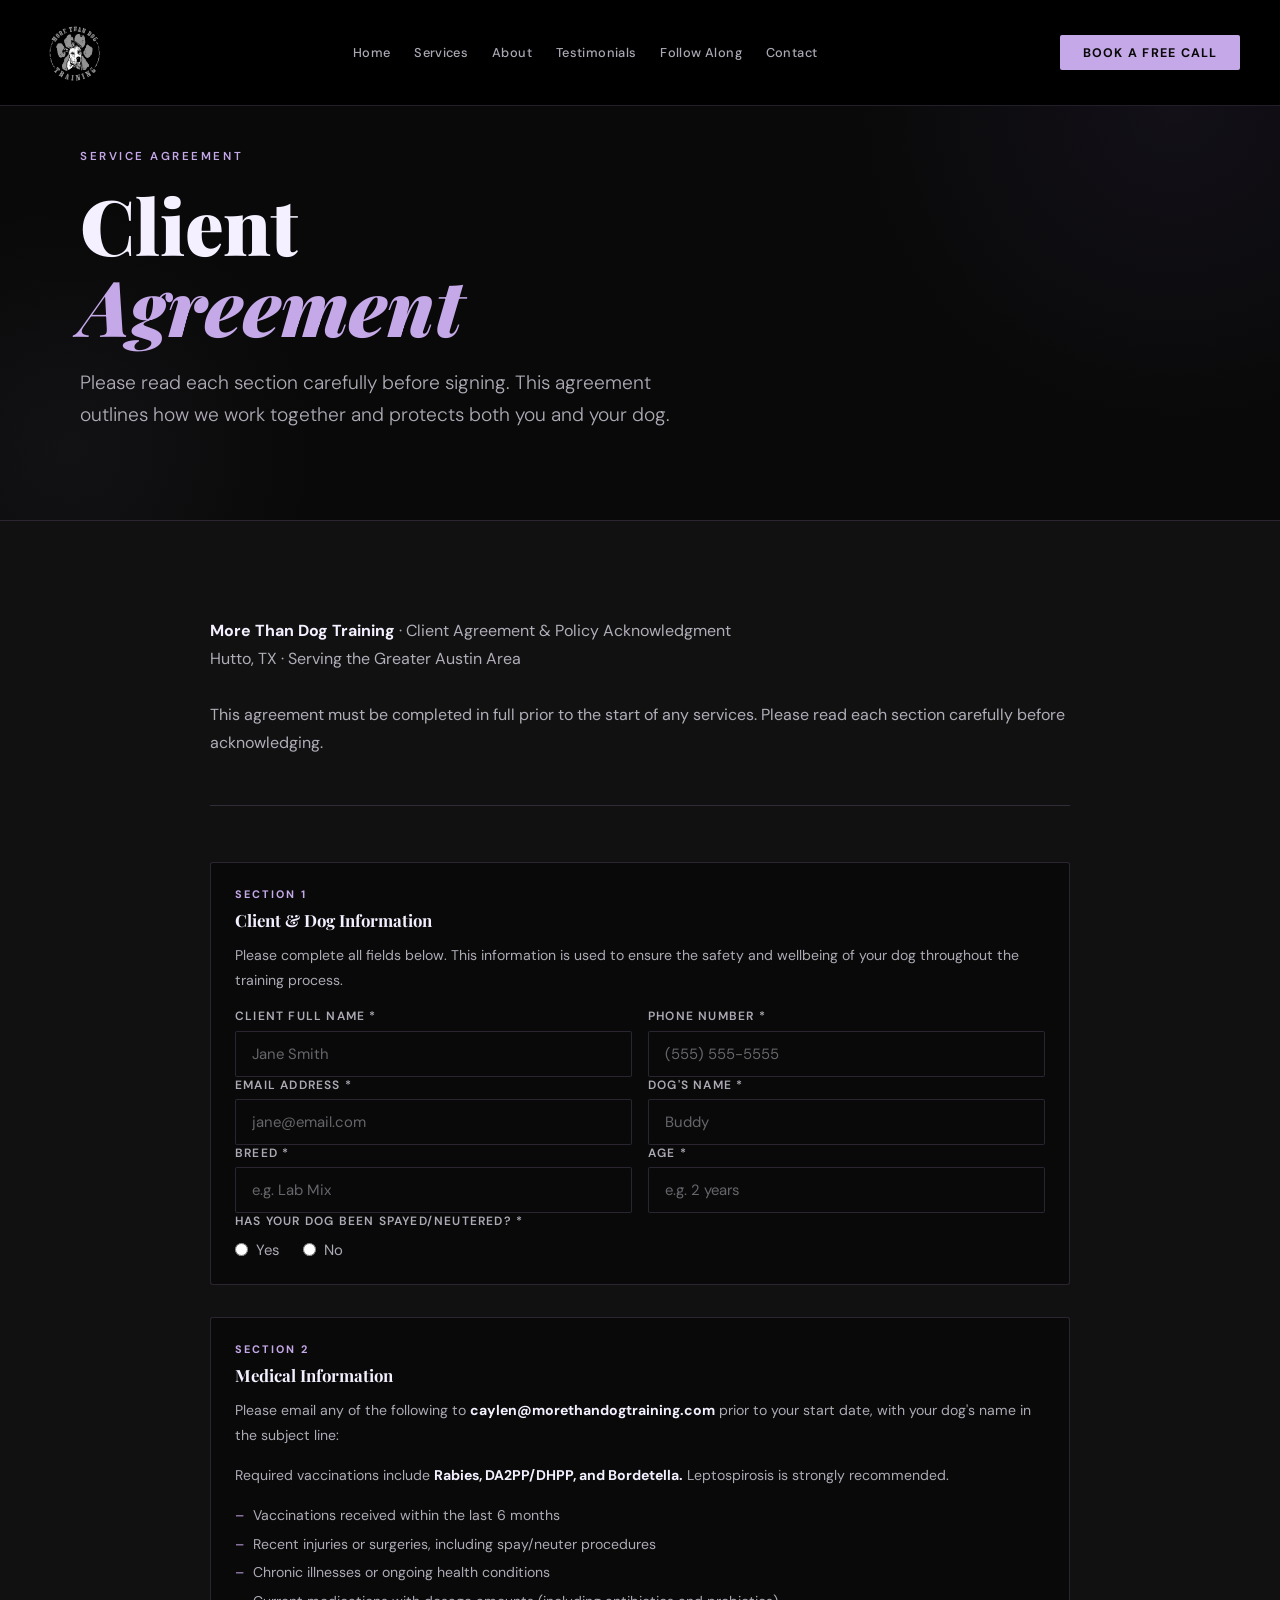
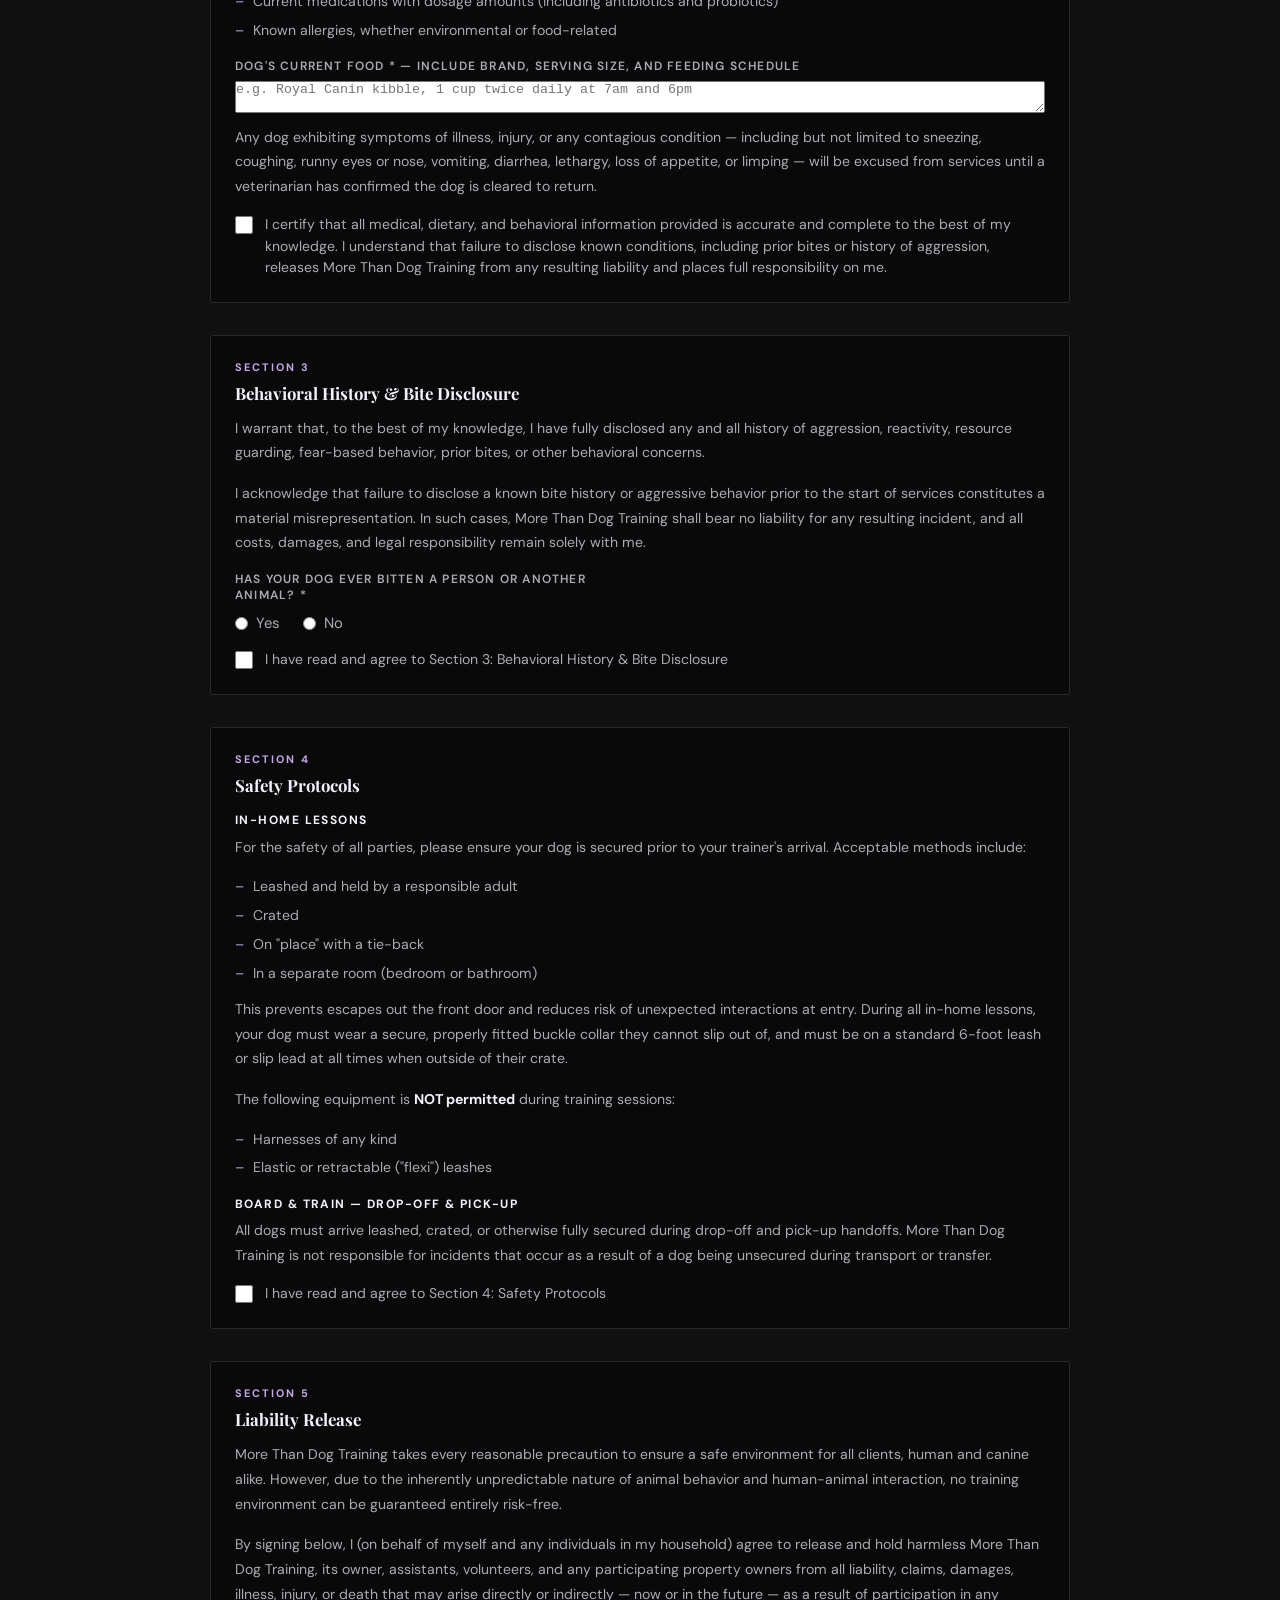
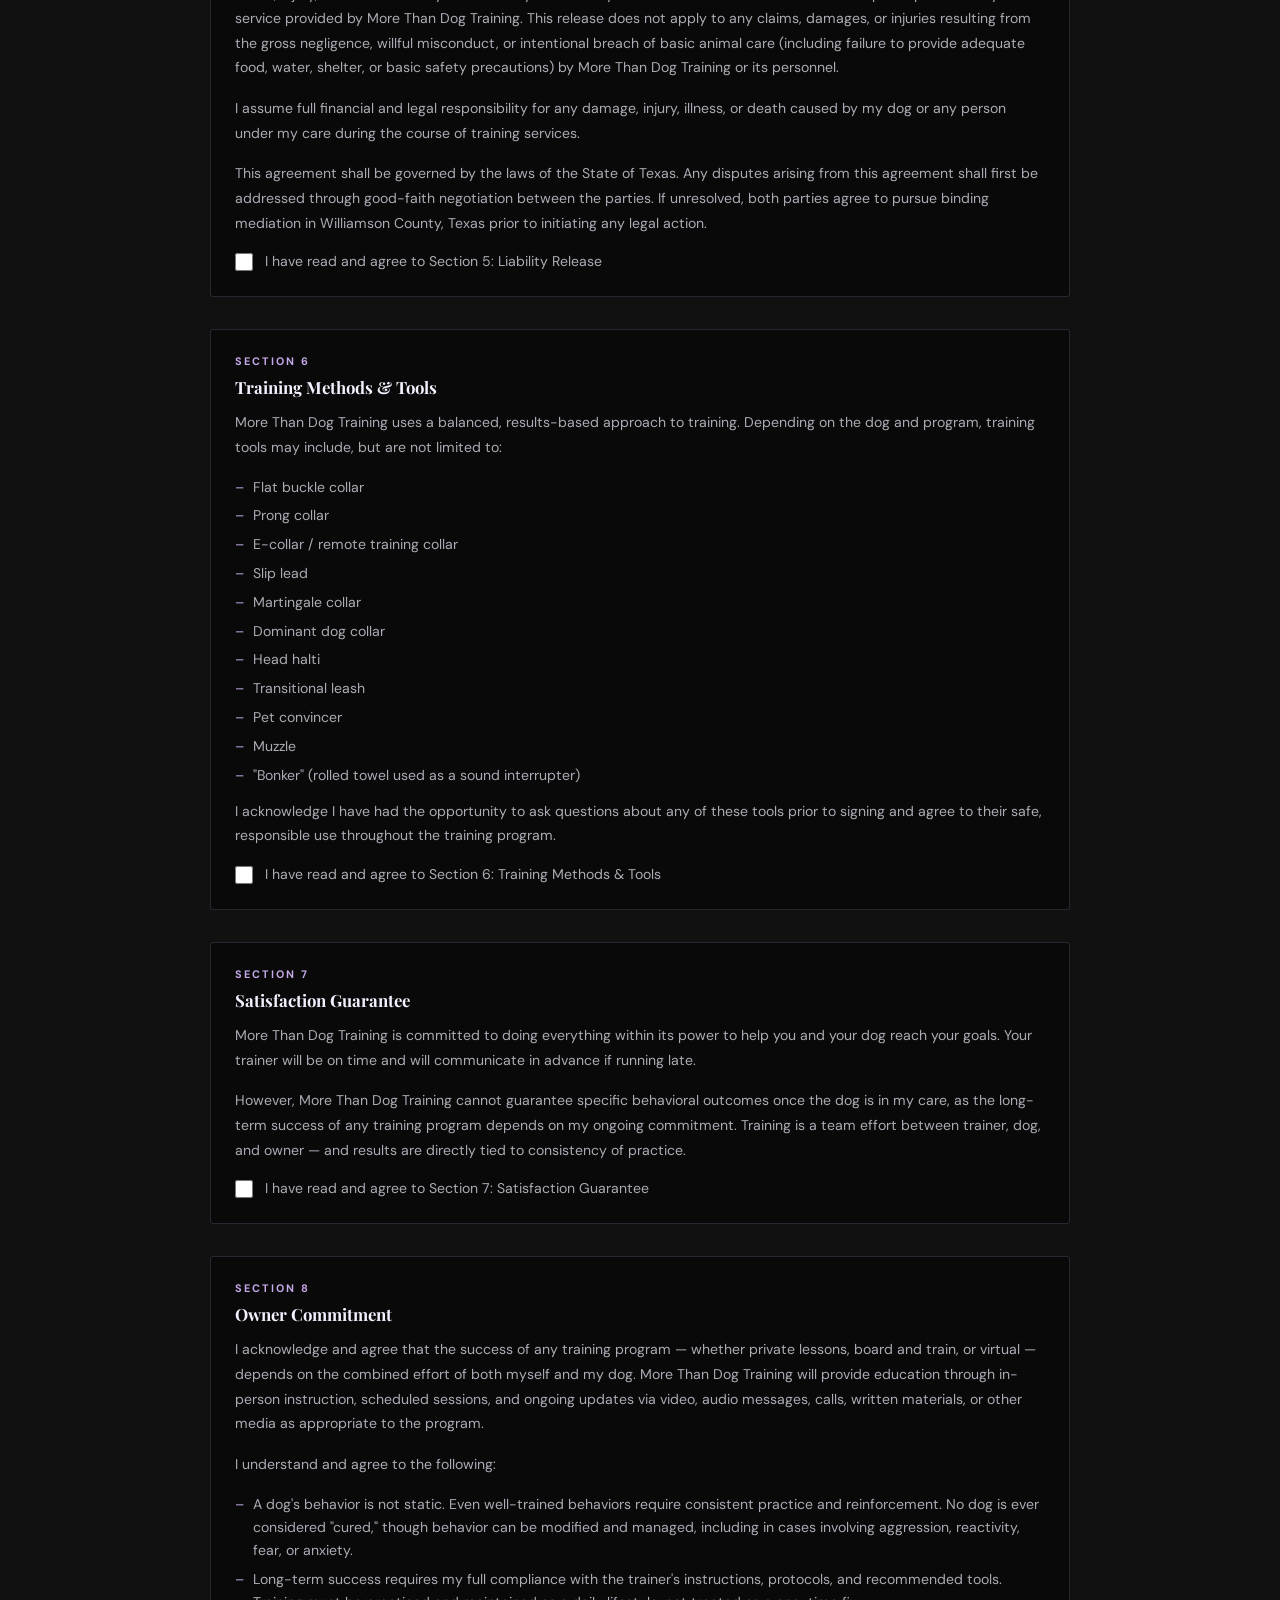
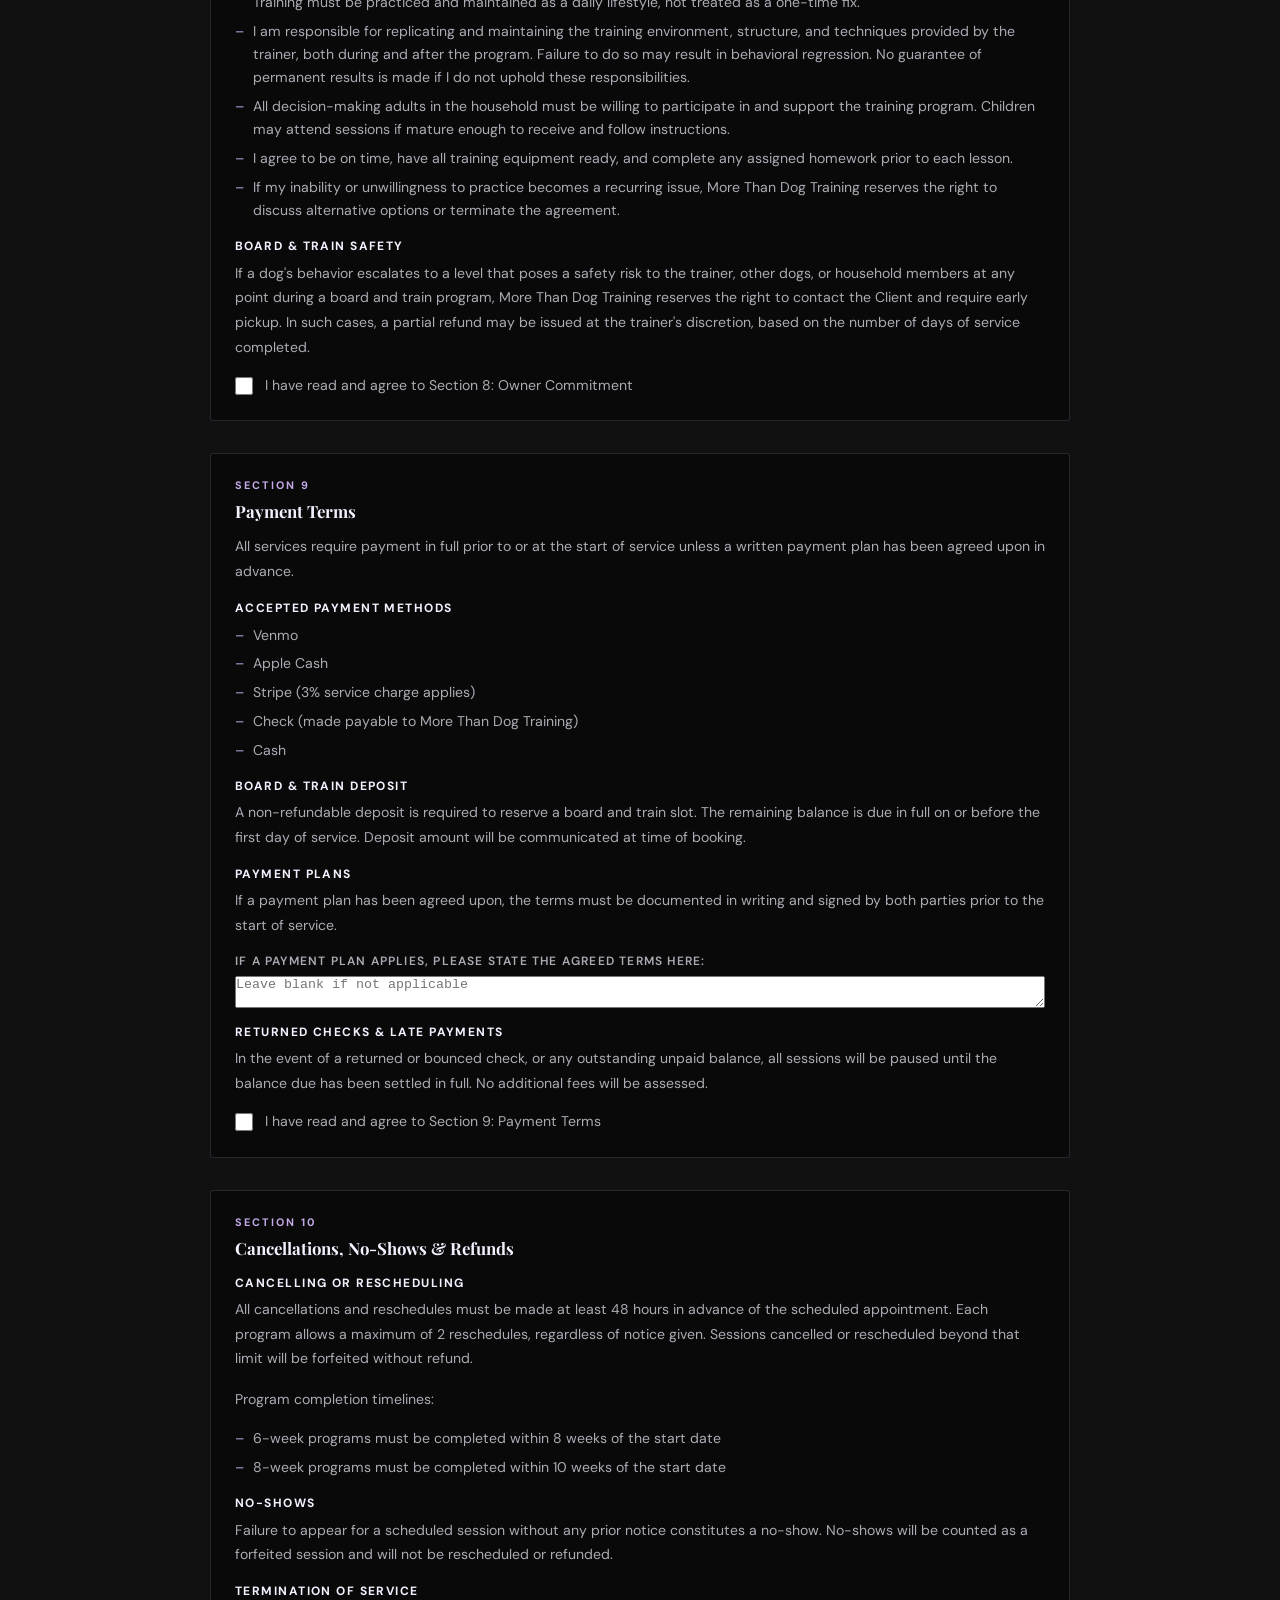
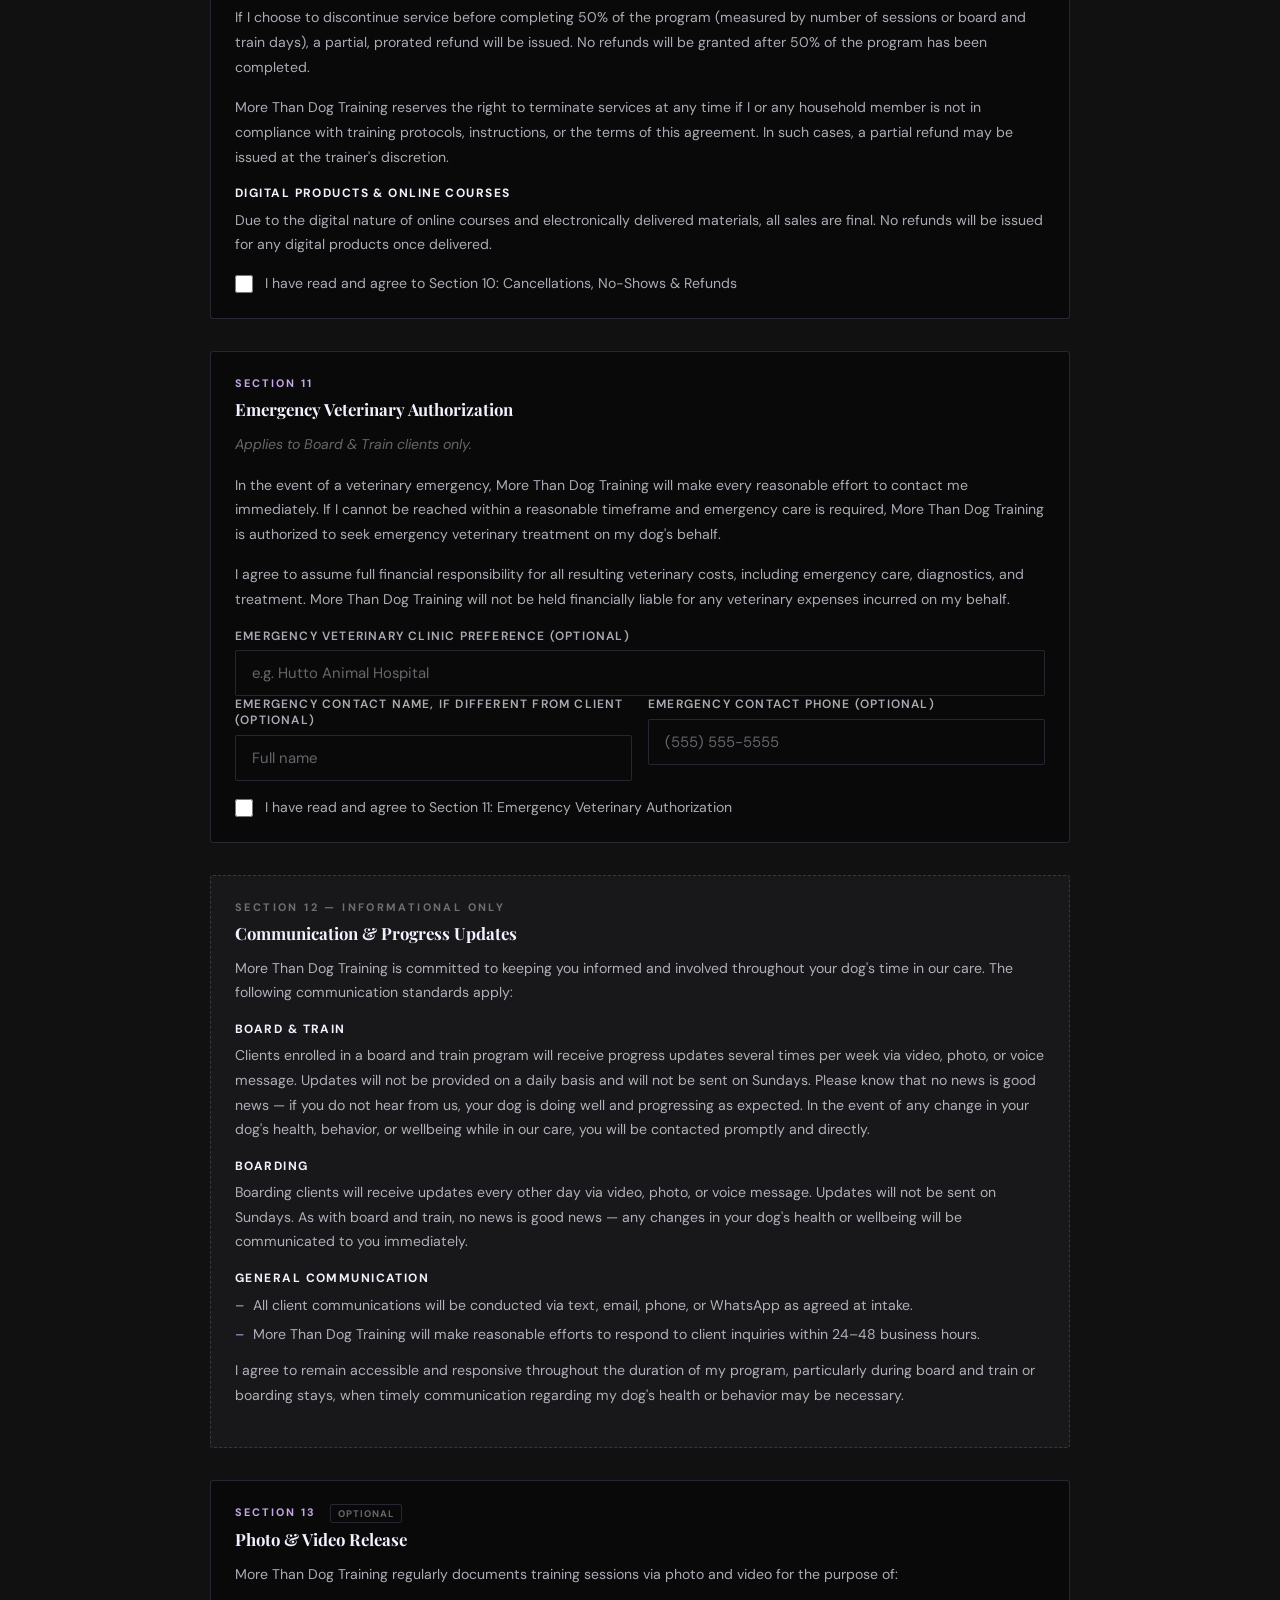
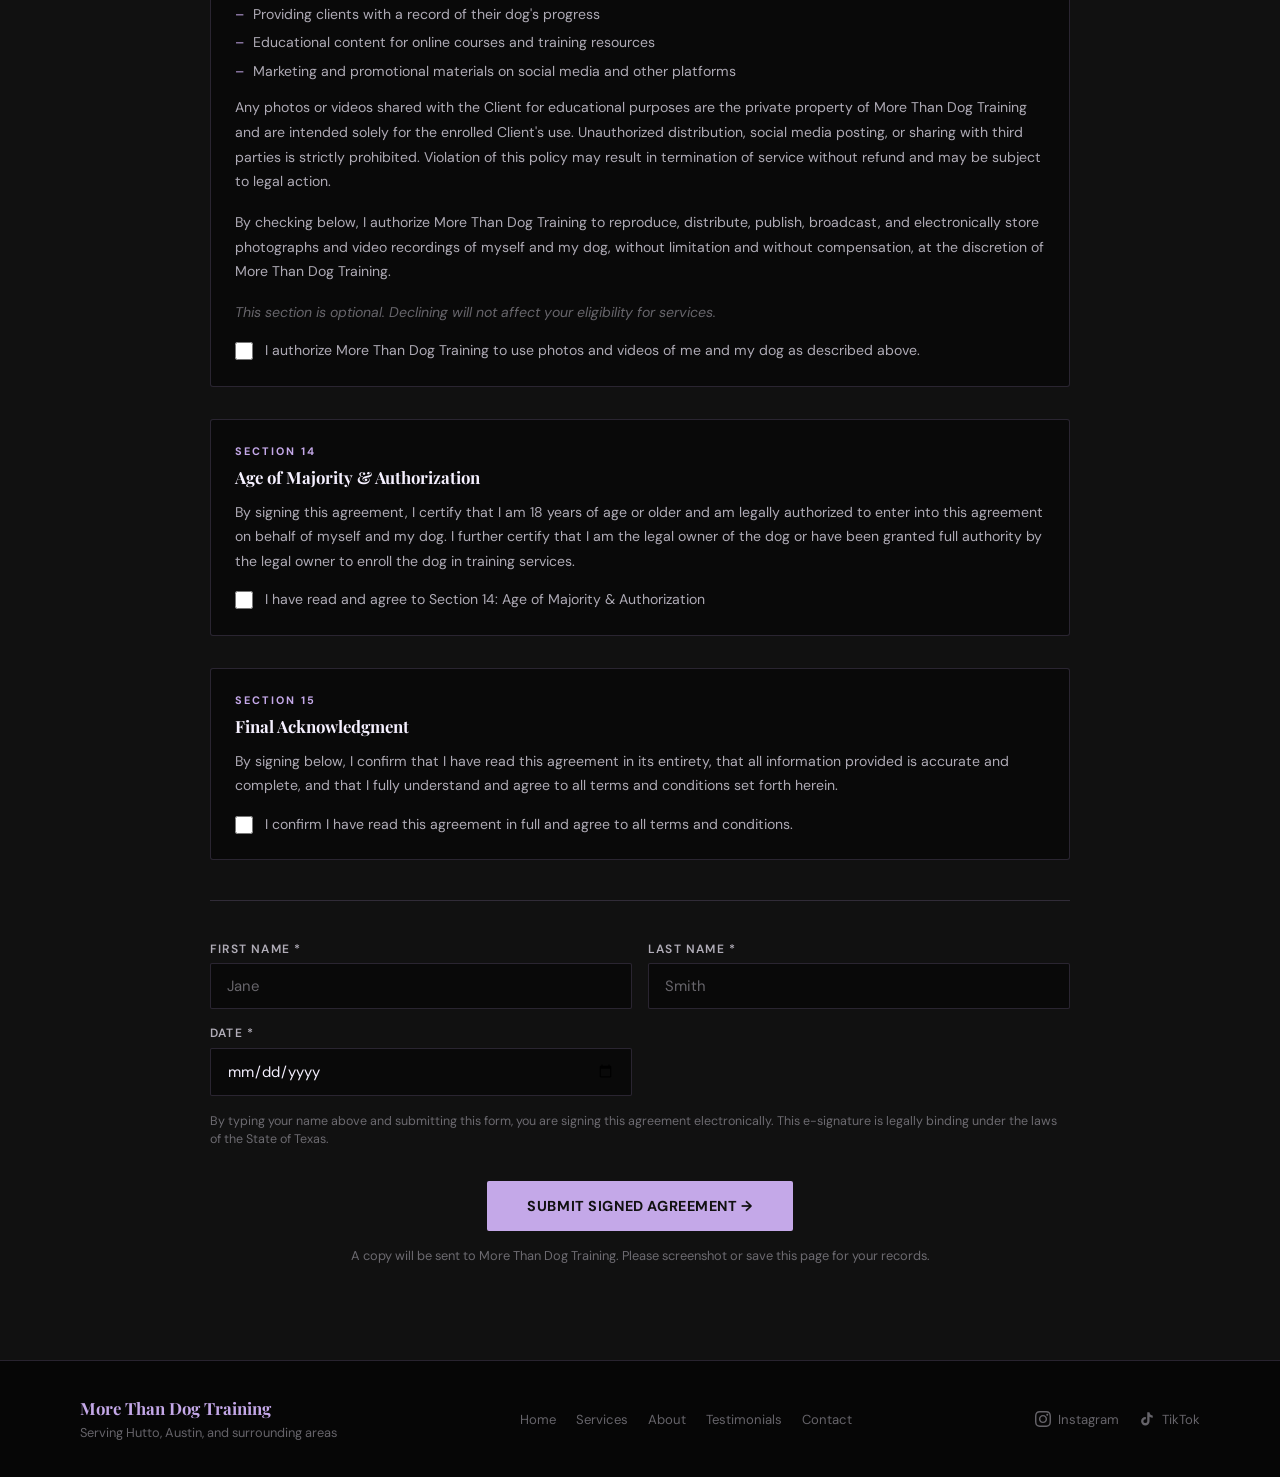
<file: client-agreement.html>
<!DOCTYPE html>
<html lang="en">
<head>
  <meta charset="UTF-8">
  <meta name="viewport" content="width=device-width, initial-scale=1.0">
  <link rel="icon" type="image/png" href="logo.png.png">
  <title>Client Agreement | More Than Dog Training</title>
  <meta name="description" content="Review and sign your More Than Dog Training client agreement before your first session.">
  <meta property="og:title" content="Client Agreement | More Than Dog Training">
  <meta property="og:description" content="Review and sign your client agreement before your first session with More Than Dog Training.">
  <meta property="og:image" content="https://www.morethandogtraining.com/logo.png.png">
  <meta property="og:url" content="https://www.morethandogtraining.com/client-agreement.html">
  <meta property="og:type" content="website">
  <meta name="twitter:card" content="summary">
  <meta name="twitter:title" content="Client Agreement | More Than Dog Training">
  <meta name="twitter:description" content="Review and sign your client agreement before your first session with More Than Dog Training.">
  <meta name="twitter:image" content="https://www.morethandogtraining.com/logo.png.png">
  <link rel="preconnect" href="https://fonts.googleapis.com">
  <link rel="preconnect" href="https://fonts.gstatic.com" crossorigin>
  <link href="https://fonts.googleapis.com/css2?family=Playfair+Display:ital,wght@0,700;0,900;1,700&family=DM+Sans:opsz,wght@9..40,300;9..40,400;9..40,500;9..40,600;9..40,700&display=swap" rel="stylesheet">
  <link rel="stylesheet" href="styles.css">

  <style>
    .agreement-section {
      padding: 6rem 2rem;
      background: var(--black-soft);
    }

    .agreement-inner {
      max-width: 860px;
      margin: 0 auto;
    }

    .agreement-intro {
      font-size: 1rem;
      color: var(--white-dim);
      line-height: 1.75;
      margin-bottom: 3.5rem;
      padding-bottom: 3rem;
      border-bottom: 1px solid var(--border);
    }

    /* Contract sections */
    .contract-section {
      margin-bottom: 2.75rem;
      padding-bottom: 2.75rem;
      border-bottom: 1px solid var(--border);
    }

    .contract-section:last-of-type {
      border-bottom: none;
    }

    .contract-label {
      font-size: 0.68rem;
      font-weight: 700;
      letter-spacing: 0.22em;
      text-transform: uppercase;
      color: var(--lavender);
      margin-bottom: 0.6rem;
    }

    .contract-section h3 {
      font-family: var(--font-display);
      font-size: 1.3rem;
      font-weight: 700;
      color: var(--white);
      margin-bottom: 1rem;
      line-height: 1.25;
    }

    .contract-section p {
      font-size: 0.95rem;
      color: var(--white-dim);
      line-height: 1.8;
    }

    /* Sign section */
    .sign-section {
      padding: 5rem 2rem;
      background: var(--black);
      border-top: 1px solid var(--border);
    }

    .sign-inner {
      max-width: 700px;
      margin: 0 auto;
      text-align: center;
    }

    .sign-card {
      background: var(--black-card);
      border: 1px solid var(--border);
      border-radius: 3px;
      padding: 3rem 2.5rem;
      position: relative;
      overflow: hidden;
      margin-top: 3rem;
    }

    .sign-card::before {
      content: '';
      position: absolute;
      top: 0; left: 0; right: 0;
      height: 3px;
      background: linear-gradient(90deg, var(--lavender-dk), var(--lavender));
    }

    .sign-card h3 {
      font-family: var(--font-display);
      font-size: 1.55rem;
      font-weight: 700;
      color: var(--white);
      margin-bottom: 0.85rem;
    }

    .sign-card p {
      font-size: 0.93rem;
      color: var(--white-faint);
      line-height: 1.7;
      margin-bottom: 2rem;
    }

    .btn-sign {
      display: inline-block;
      background: var(--lavender);
      color: var(--black-soft);
      font-family: var(--font-body);
      font-size: 0.9rem;
      font-weight: 700;
      letter-spacing: 0.04em;
      padding: 1rem 2.25rem;
      border-radius: 2px;
      text-decoration: none;
      transition: background 0.2s, transform 0.2s, box-shadow 0.2s;
    }

    .btn-sign:hover {
      background: var(--lavender-light);
      transform: translateY(-2px);
      box-shadow: 0 8px 24px rgba(196, 168, 232, 0.25);
    }

    .sign-note {
      margin-top: 1.25rem;
      font-size: 0.8rem;
      color: var(--white-faint);
    }

    /* Form styles */
    .agreement-form {
      display: flex;
      flex-direction: column;
      gap: 2rem;
      text-align: left;
      margin-top: 2rem;
    }

    .form-check-group {
      background: var(--black);
      border: 1px solid var(--border);
      border-radius: 3px;
      padding: 1.5rem;
    }

    .form-check-label {
      font-size: 0.68rem;
      font-weight: 700;
      letter-spacing: 0.18em;
      text-transform: uppercase;
      color: var(--lavender);
      margin-bottom: 0.5rem;
      display: block;
    }

    .form-check-title {
      font-family: var(--font-display);
      font-size: 1.05rem;
      font-weight: 700;
      color: var(--white);
      margin-bottom: 0.75rem;
    }

    .form-check-text {
      font-size: 0.88rem;
      color: var(--white-dim);
      line-height: 1.75;
      margin-bottom: 1rem;
    }

    .form-checkbox-row {
      display: flex;
      align-items: flex-start;
      gap: 0.75rem;
      cursor: pointer;
    }

    .form-checkbox-row input[type="checkbox"] {
      width: 18px;
      height: 18px;
      accent-color: var(--lavender);
      flex-shrink: 0;
      margin-top: 2px;
      cursor: pointer;
    }

    .form-checkbox-row span {
      font-size: 0.88rem;
      color: var(--white-dim);
      line-height: 1.5;
    }

    .form-fields {
      display: flex;
      flex-direction: column;
      gap: 1rem;
    }

    .form-row {
      display: grid;
      grid-template-columns: 1fr 1fr;
      gap: 1rem;
    }

    .form-field {
      display: flex;
      flex-direction: column;
      gap: 0.4rem;
    }

    .form-field label {
      font-size: 0.75rem;
      font-weight: 600;
      letter-spacing: 0.1em;
      text-transform: uppercase;
      color: var(--white-dim);
    }

    .form-field input {
      background: var(--black);
      border: 1px solid var(--border);
      border-radius: 2px;
      padding: 0.75rem 1rem;
      font-family: var(--font-body);
      font-size: 0.93rem;
      color: var(--white);
      outline: none;
      transition: border-color 0.2s;
    }

    .form-field input:focus {
      border-color: var(--lavender);
    }

    .form-field input::placeholder {
      color: var(--white-faint);
    }

    .form-sig-note {
      font-size: 0.78rem;
      color: var(--white-faint);
      line-height: 1.5;
    }

    .form-divider {
      border: none;
      border-top: 1px solid var(--border);
      margin: 0.5rem 0;
    }

    .form-submit-wrap {
      text-align: center;
    }

    .btn-submit {
      display: inline-block;
      background: var(--lavender);
      color: var(--black-soft);
      font-family: var(--font-body);
      font-size: 0.9rem;
      font-weight: 700;
      letter-spacing: 0.04em;
      padding: 1rem 2.5rem;
      border-radius: 2px;
      border: none;
      cursor: pointer;
      transition: background 0.2s, transform 0.2s, box-shadow 0.2s;
    }

    .btn-submit:hover {
      background: var(--lavender-light);
      transform: translateY(-2px);
      box-shadow: 0 8px 24px rgba(196, 168, 232, 0.25);
    }

    .form-success {
      display: none;
      background: var(--black);
      border: 1px solid var(--lavender);
      border-radius: 3px;
      padding: 2rem;
      text-align: center;
      color: var(--white-dim);
      font-size: 0.95rem;
      line-height: 1.7;
      margin-top: 1.5rem;
    }

    .form-fields {
      display: flex;
      flex-direction: column;
      gap: 1rem;
    }

    .radio-group {
      display: flex;
      gap: 1.5rem;
      margin-top: 0.25rem;
    }

    .radio-group label {
      display: flex;
      align-items: center;
      gap: 0.5rem;
      font-size: 0.93rem;
      color: var(--white-dim);
      text-transform: none;
      letter-spacing: 0;
      font-weight: 400;
      cursor: pointer;
    }

    .radio-group input[type="radio"] {
      accent-color: var(--lavender);
      cursor: pointer;
    }

    .conditional-field {
      display: none;
    }

    .conditional-field.visible {
      display: flex;
    }

    .form-field.full {
      grid-column: 1 / -1;
    }

    .contract-list {
      list-style: none;
      padding: 0;
      margin: 0.5rem 0;
      display: flex;
      flex-direction: column;
      gap: 0.35rem;
    }

    .contract-list li {
      padding-left: 1.1rem;
      position: relative;
      font-size: 0.88rem;
      color: var(--white-dim);
      line-height: 1.65;
    }

    .contract-list li::before {
      content: '–';
      position: absolute;
      left: 0;
      color: var(--lavender);
    }

    .contract-subhead {
      font-size: 0.75rem;
      font-weight: 700;
      letter-spacing: 0.12em;
      text-transform: uppercase;
      color: var(--white);
      margin: 1rem 0 0.4rem;
    }

    .info-only-section {
      background: rgba(196,168,232,0.04);
      border: 1px dashed rgba(196,168,232,0.2);
      border-radius: 3px;
      padding: 1.5rem;
    }

    .info-only-label {
      font-size: 0.68rem;
      font-weight: 700;
      letter-spacing: 0.22em;
      text-transform: uppercase;
      color: var(--white-faint);
      margin-bottom: 0.5rem;
      display: block;
    }

    .info-only-title {
      font-family: var(--font-display);
      font-size: 1.05rem;
      font-weight: 700;
      color: var(--white);
      margin-bottom: 0.75rem;
    }

    .optional-badge {
      font-size: 0.6rem;
      font-weight: 700;
      letter-spacing: 0.1em;
      text-transform: uppercase;
      color: var(--white-faint);
      border: 1px solid var(--border);
      border-radius: 2px;
      padding: 0.1rem 0.45rem;
      margin-left: 0.6rem;
      vertical-align: middle;
    }

    @media (max-width: 700px) {
      .sign-card {
        padding: 2rem 1.5rem;
      }
      .form-row {
        grid-template-columns: 1fr;
      }
      .form-field.full {
        grid-column: 1;
      }
    }
  </style>
</head>

<body>

  <!-- ─── NAV ──────────────────────────────────────────────── -->
  <nav aria-label="Main navigation">
    <a href="index.html" class="nav-brand">
      <img src="logo.png.png" alt="More Than Dog Training logo" style="height:70px;width:auto;display:block;">
    </a>
    <div class="nav-links" id="navLinks">
      <a href="index.html">Home</a>
      <a href="services.html">Services</a>
      <a href="about.html">About</a>
      <a href="testimonials.html">Testimonials</a>
      <a href="follow.html">Follow Along</a>
      <a href="contact.html">Contact</a>
    </div>
    <div class="nav-right">
      <button class="nav-hamburger" id="navHamburger" aria-label="Toggle menu" aria-expanded="false">
        <span></span><span></span><span></span>
      </button>
      <a href="https://tidycal.com/caylen/consultation" target="_blank" rel="noopener noreferrer" class="nav-cta">Book a Free Call</a>
    </div>
  </nav>


  <!-- ─── PAGE HERO ────────────────────────────────────────── -->
  <div class="page-hero">
    <div class="container">
      <span class="page-eyebrow">Service Agreement</span>
      <h1 class="page-headline">Client<br><em>Agreement</em></h1>
      <p class="page-sub">Please read each section carefully before signing. This agreement outlines how we work together and protects both you and your dog.</p>
    </div>
  </div>


  <!-- ─── CONTRACT BODY ────────────────────────────────────── -->
  <section class="agreement-section">
    <div class="agreement-inner">

      <p class="agreement-intro reveal">
        <strong style="color:var(--white);">More Than Dog Training</strong> &middot; Client Agreement &amp; Policy Acknowledgment<br>
        Hutto, TX &middot; Serving the Greater Austin Area<br><br>
        This agreement must be completed in full prior to the start of any services. Please read each section carefully before acknowledging.
      </p>

      <form class="agreement-form" id="agreementForm" action="https://formspree.io/f/mkolokev" method="POST">
      <input type="hidden" name="_subject" value="New Client Agreement Signed">

      <!-- SECTION 1 -->
      <div class="form-check-group reveal">
        <span class="form-check-label">Section 1</span>
        <div class="form-check-title">Client &amp; Dog Information</div>
        <p class="form-check-text">Please complete all fields below. This information is used to ensure the safety and wellbeing of your dog throughout the training process.</p>
        <div class="form-row" style="margin-top:1rem;">
          <div class="form-field">
            <label for="clientName">Client Full Name *</label>
            <input type="text" id="clientName" name="client_name" placeholder="Jane Smith" required>
          </div>
          <div class="form-field">
            <label for="phone">Phone Number *</label>
            <input type="tel" id="phone" name="phone_number" placeholder="(555) 555-5555" required>
          </div>
        </div>
        <div class="form-row">
          <div class="form-field">
            <label for="emailAddr">Email Address *</label>
            <input type="email" id="emailAddr" name="email_address" placeholder="jane@email.com" required>
          </div>
          <div class="form-field">
            <label for="dogName">Dog's Name *</label>
            <input type="text" id="dogName" name="dog_name" placeholder="Buddy" required>
          </div>
        </div>
        <div class="form-row">
          <div class="form-field">
            <label for="breed">Breed *</label>
            <input type="text" id="breed" name="breed" placeholder="e.g. Lab Mix" required>
          </div>
          <div class="form-field">
            <label for="dogAge">Age *</label>
            <input type="text" id="dogAge" name="age" placeholder="e.g. 2 years" required>
          </div>
        </div>
        <div class="form-row">
          <div class="form-field">
            <label>Has your dog been spayed/neutered? *</label>
            <div class="radio-group">
              <label><input type="radio" name="spayed_neutered" value="Yes" required> Yes</label>
              <label><input type="radio" name="spayed_neutered" value="No"> No</label>
            </div>
          </div>
        </div>
      </div>

      <!-- SECTION 2 -->
      <div class="form-check-group reveal">
        <span class="form-check-label">Section 2</span>
        <div class="form-check-title">Medical Information</div>
        <p class="form-check-text">Please email any of the following to <strong style="color:var(--white);">caylen@morethandogtraining.com</strong> prior to your start date, with your dog's name in the subject line:</p>
        <p class="form-check-text" style="margin-top:0.75rem;">Required vaccinations include <strong style="color:var(--white);">Rabies, DA2PP/DHPP, and Bordetella.</strong> Leptospirosis is strongly recommended.</p>
        <ul class="contract-list" style="margin-top:0.5rem;">
          <li>Vaccinations received within the last 6 months</li>
          <li>Recent injuries or surgeries, including spay/neuter procedures</li>
          <li>Chronic illnesses or ongoing health conditions</li>
          <li>Current medications with dosage amounts (including antibiotics and probiotics)</li>
          <li>Known allergies, whether environmental or food-related</li>
        </ul>
        <div class="form-row" style="margin-top:1rem;">
          <div class="form-field full">
            <label for="dogFood">Dog's Current Food * — Include brand, serving size, and feeding schedule</label>
            <textarea id="dogFood" name="dog_food" placeholder="e.g. Royal Canin kibble, 1 cup twice daily at 7am and 6pm" required></textarea>
          </div>
        </div>
        <p class="form-check-text" style="margin-top:0.75rem;">Any dog exhibiting symptoms of illness, injury, or any contagious condition — including but not limited to sneezing, coughing, runny eyes or nose, vomiting, diarrhea, lethargy, loss of appetite, or limping — will be excused from services until a veterinarian has confirmed the dog is cleared to return.</p>
        <label class="form-checkbox-row" style="margin-top:1rem;">
          <input type="checkbox" name="section2" value="agreed" required>
          <span>I certify that all medical, dietary, and behavioral information provided is accurate and complete to the best of my knowledge. I understand that failure to disclose known conditions, including prior bites or history of aggression, releases More Than Dog Training from any resulting liability and places full responsibility on me.</span>
        </label>
      </div>

      <!-- SECTION 3 -->
      <div class="form-check-group reveal">
        <span class="form-check-label">Section 3</span>
        <div class="form-check-title">Behavioral History &amp; Bite Disclosure</div>
        <p class="form-check-text">I warrant that, to the best of my knowledge, I have fully disclosed any and all history of aggression, reactivity, resource guarding, fear-based behavior, prior bites, or other behavioral concerns.</p>
        <p class="form-check-text" style="margin-top:0.75rem;">I acknowledge that failure to disclose a known bite history or aggressive behavior prior to the start of services constitutes a material misrepresentation. In such cases, More Than Dog Training shall bear no liability for any resulting incident, and all costs, damages, and legal responsibility remain solely with me.</p>
        <div class="form-row" style="margin-top:0.75rem;">
          <div class="form-field">
            <label>Has your dog ever bitten a person or another animal? *</label>
            <div class="radio-group">
              <label><input type="radio" name="bitten" value="Yes" id="bittenYes" required> Yes</label>
              <label><input type="radio" name="bitten" value="No" id="bittenNo"> No</label>
            </div>
          </div>
        </div>
        <div class="form-row conditional-field" id="bittenDetail">
          <div class="form-field full">
            <label for="bittenDesc">Please describe: *</label>
            <textarea id="bittenDesc" name="bitten_description" placeholder="Who was bitten, what happened, severity..."></textarea>
          </div>
        </div>
        <label class="form-checkbox-row" style="margin-top:1rem;">
          <input type="checkbox" name="section3" value="agreed" required>
          <span>I have read and agree to Section 3: Behavioral History &amp; Bite Disclosure</span>
        </label>
      </div>

      <!-- SECTION 4 -->
      <div class="form-check-group reveal">
        <span class="form-check-label">Section 4</span>
        <div class="form-check-title">Safety Protocols</div>
        <p class="contract-subhead">In-Home Lessons</p>
        <p class="form-check-text">For the safety of all parties, please ensure your dog is secured prior to your trainer's arrival. Acceptable methods include:</p>
        <ul class="contract-list">
          <li>Leashed and held by a responsible adult</li>
          <li>Crated</li>
          <li>On "place" with a tie-back</li>
          <li>In a separate room (bedroom or bathroom)</li>
        </ul>
        <p class="form-check-text" style="margin-top:0.75rem;">This prevents escapes out the front door and reduces risk of unexpected interactions at entry. During all in-home lessons, your dog must wear a secure, properly fitted buckle collar they cannot slip out of, and must be on a standard 6-foot leash or slip lead at all times when outside of their crate.</p>
        <p class="form-check-text" style="margin-top:0.5rem;">The following equipment is <strong style="color:var(--white);">NOT permitted</strong> during training sessions:</p>
        <ul class="contract-list">
          <li>Harnesses of any kind</li>
          <li>Elastic or retractable ("flexi") leashes</li>
        </ul>
        <p class="contract-subhead">Board &amp; Train — Drop-Off &amp; Pick-Up</p>
        <p class="form-check-text">All dogs must arrive leashed, crated, or otherwise fully secured during drop-off and pick-up handoffs. More Than Dog Training is not responsible for incidents that occur as a result of a dog being unsecured during transport or transfer.</p>
        <label class="form-checkbox-row" style="margin-top:1rem;">
          <input type="checkbox" name="section4" value="agreed" required>
          <span>I have read and agree to Section 4: Safety Protocols</span>
        </label>
      </div>

      <!-- SECTION 5 -->
      <div class="form-check-group reveal">
        <span class="form-check-label">Section 5</span>
        <div class="form-check-title">Liability Release</div>
        <p class="form-check-text">More Than Dog Training takes every reasonable precaution to ensure a safe environment for all clients, human and canine alike. However, due to the inherently unpredictable nature of animal behavior and human-animal interaction, no training environment can be guaranteed entirely risk-free.</p>
        <p class="form-check-text" style="margin-top:0.75rem;">By signing below, I (on behalf of myself and any individuals in my household) agree to release and hold harmless More Than Dog Training, its owner, assistants, volunteers, and any participating property owners from all liability, claims, damages, illness, injury, or death that may arise directly or indirectly — now or in the future — as a result of participation in any service provided by More Than Dog Training. This release does not apply to any claims, damages, or injuries resulting from the gross negligence, willful misconduct, or intentional breach of basic animal care (including failure to provide adequate food, water, shelter, or basic safety precautions) by More Than Dog Training or its personnel.</p>
        <p class="form-check-text" style="margin-top:0.75rem;">I assume full financial and legal responsibility for any damage, injury, illness, or death caused by my dog or any person under my care during the course of training services.</p>
        <p class="form-check-text" style="margin-top:0.75rem;">This agreement shall be governed by the laws of the State of Texas. Any disputes arising from this agreement shall first be addressed through good-faith negotiation between the parties. If unresolved, both parties agree to pursue binding mediation in Williamson County, Texas prior to initiating any legal action.</p>
        <label class="form-checkbox-row" style="margin-top:1rem;">
          <input type="checkbox" name="section5" value="agreed" required>
          <span>I have read and agree to Section 5: Liability Release</span>
        </label>
      </div>

      <!-- SECTION 6 -->
      <div class="form-check-group reveal">
        <span class="form-check-label">Section 6</span>
        <div class="form-check-title">Training Methods &amp; Tools</div>
        <p class="form-check-text">More Than Dog Training uses a balanced, results-based approach to training. Depending on the dog and program, training tools may include, but are not limited to:</p>
        <ul class="contract-list">
          <li>Flat buckle collar</li>
          <li>Prong collar</li>
          <li>E-collar / remote training collar</li>
          <li>Slip lead</li>
          <li>Martingale collar</li>
          <li>Dominant dog collar</li>
          <li>Head halti</li>
          <li>Transitional leash</li>
          <li>Pet convincer</li>
          <li>Muzzle</li>
          <li>"Bonker" (rolled towel used as a sound interrupter)</li>
        </ul>
        <p class="form-check-text" style="margin-top:0.75rem;">I acknowledge I have had the opportunity to ask questions about any of these tools prior to signing and agree to their safe, responsible use throughout the training program.</p>
        <label class="form-checkbox-row" style="margin-top:1rem;">
          <input type="checkbox" name="section7" value="agreed" required>
          <span>I have read and agree to Section 6: Training Methods &amp; Tools</span>
        </label>
      </div>

      <!-- SECTION 8 -->
      <div class="form-check-group reveal">
        <span class="form-check-label">Section 7</span>
        <div class="form-check-title">Satisfaction Guarantee</div>
        <p class="form-check-text">More Than Dog Training is committed to doing everything within its power to help you and your dog reach your goals. Your trainer will be on time and will communicate in advance if running late.</p>
        <p class="form-check-text" style="margin-top:0.75rem;">However, More Than Dog Training cannot guarantee specific behavioral outcomes once the dog is in my care, as the long-term success of any training program depends on my ongoing commitment. Training is a team effort between trainer, dog, and owner — and results are directly tied to consistency of practice.</p>
        <label class="form-checkbox-row" style="margin-top:1rem;">
          <input type="checkbox" name="section8" value="agreed" required>
          <span>I have read and agree to Section 7: Satisfaction Guarantee</span>
        </label>
      </div>

      <!-- SECTION 9 -->
      <div class="form-check-group reveal">
        <span class="form-check-label">Section 8</span>
        <div class="form-check-title">Owner Commitment</div>
        <p class="form-check-text">I acknowledge and agree that the success of any training program — whether private lessons, board and train, or virtual — depends on the combined effort of both myself and my dog. More Than Dog Training will provide education through in-person instruction, scheduled sessions, and ongoing updates via video, audio messages, calls, written materials, or other media as appropriate to the program.</p>
        <p class="form-check-text" style="margin-top:0.75rem;">I understand and agree to the following:</p>
        <ul class="contract-list">
          <li>A dog's behavior is not static. Even well-trained behaviors require consistent practice and reinforcement. No dog is ever considered "cured," though behavior can be modified and managed, including in cases involving aggression, reactivity, fear, or anxiety.</li>
          <li>Long-term success requires my full compliance with the trainer's instructions, protocols, and recommended tools. Training must be practiced and maintained as a daily lifestyle, not treated as a one-time fix.</li>
          <li>I am responsible for replicating and maintaining the training environment, structure, and techniques provided by the trainer, both during and after the program. Failure to do so may result in behavioral regression. No guarantee of permanent results is made if I do not uphold these responsibilities.</li>
          <li>All decision-making adults in the household must be willing to participate in and support the training program. Children may attend sessions if mature enough to receive and follow instructions.</li>
          <li>I agree to be on time, have all training equipment ready, and complete any assigned homework prior to each lesson.</li>
          <li>If my inability or unwillingness to practice becomes a recurring issue, More Than Dog Training reserves the right to discuss alternative options or terminate the agreement.</li>
        </ul>
        <p class="contract-subhead">Board &amp; Train Safety</p>
        <p class="form-check-text">If a dog's behavior escalates to a level that poses a safety risk to the trainer, other dogs, or household members at any point during a board and train program, More Than Dog Training reserves the right to contact the Client and require early pickup. In such cases, a partial refund may be issued at the trainer's discretion, based on the number of days of service completed.</p>
        <label class="form-checkbox-row" style="margin-top:1rem;">
          <input type="checkbox" name="section9" value="agreed" required>
          <span>I have read and agree to Section 8: Owner Commitment</span>
        </label>
      </div>

      <!-- SECTION 10 -->
      <div class="form-check-group reveal">
        <span class="form-check-label">Section 9</span>
        <div class="form-check-title">Payment Terms</div>
        <p class="form-check-text">All services require payment in full prior to or at the start of service unless a written payment plan has been agreed upon in advance.</p>
        <p class="contract-subhead">Accepted Payment Methods</p>
        <ul class="contract-list">
          <li>Venmo</li>
          <li>Apple Cash</li>
          <li>Stripe (3% service charge applies)</li>
          <li>Check (made payable to More Than Dog Training)</li>
          <li>Cash</li>
        </ul>
        <p class="contract-subhead">Board &amp; Train Deposit</p>
        <p class="form-check-text">A non-refundable deposit is required to reserve a board and train slot. The remaining balance is due in full on or before the first day of service. Deposit amount will be communicated at time of booking.</p>
        <p class="contract-subhead">Payment Plans</p>
        <p class="form-check-text">If a payment plan has been agreed upon, the terms must be documented in writing and signed by both parties prior to the start of service.</p>
        <div class="form-row" style="margin-top:0.75rem;">
          <div class="form-field full">
            <label for="paymentPlan">If a payment plan applies, please state the agreed terms here:</label>
            <textarea id="paymentPlan" name="payment_plan_terms" placeholder="Leave blank if not applicable"></textarea>
          </div>
        </div>
        <p class="contract-subhead">Returned Checks &amp; Late Payments</p>
        <p class="form-check-text">In the event of a returned or bounced check, or any outstanding unpaid balance, all sessions will be paused until the balance due has been settled in full. No additional fees will be assessed.</p>
        <label class="form-checkbox-row" style="margin-top:1rem;">
          <input type="checkbox" name="section10" value="agreed" required>
          <span>I have read and agree to Section 9: Payment Terms</span>
        </label>
      </div>

      <!-- SECTION 11 -->
      <div class="form-check-group reveal">
        <span class="form-check-label">Section 10</span>
        <div class="form-check-title">Cancellations, No-Shows &amp; Refunds</div>
        <p class="contract-subhead">Cancelling or Rescheduling</p>
        <p class="form-check-text">All cancellations and reschedules must be made at least 48 hours in advance of the scheduled appointment. Each program allows a maximum of 2 reschedules, regardless of notice given. Sessions cancelled or rescheduled beyond that limit will be forfeited without refund.</p>
        <p class="form-check-text" style="margin-top:0.5rem;">Program completion timelines:</p>
        <ul class="contract-list">
          <li>6-week programs must be completed within 8 weeks of the start date</li>
          <li>8-week programs must be completed within 10 weeks of the start date</li>
        </ul>
        <p class="contract-subhead">No-Shows</p>
        <p class="form-check-text">Failure to appear for a scheduled session without any prior notice constitutes a no-show. No-shows will be counted as a forfeited session and will not be rescheduled or refunded.</p>
        <p class="contract-subhead">Termination of Service</p>
        <p class="form-check-text">If I choose to discontinue service before completing 50% of the program (measured by number of sessions or board and train days), a partial, prorated refund will be issued. No refunds will be granted after 50% of the program has been completed.</p>
        <p class="form-check-text" style="margin-top:0.5rem;">More Than Dog Training reserves the right to terminate services at any time if I or any household member is not in compliance with training protocols, instructions, or the terms of this agreement. In such cases, a partial refund may be issued at the trainer's discretion.</p>
        <p class="contract-subhead">Digital Products &amp; Online Courses</p>
        <p class="form-check-text">Due to the digital nature of online courses and electronically delivered materials, all sales are final. No refunds will be issued for any digital products once delivered.</p>
        <label class="form-checkbox-row" style="margin-top:1rem;">
          <input type="checkbox" name="section11" value="agreed" required>
          <span>I have read and agree to Section 10: Cancellations, No-Shows &amp; Refunds</span>
        </label>
      </div>

      <!-- SECTION 12 -->
      <div class="form-check-group reveal">
        <span class="form-check-label">Section 11</span>
        <div class="form-check-title">Emergency Veterinary Authorization</div>
        <p class="form-check-text" style="font-style:italic;color:var(--white-faint);">Applies to Board &amp; Train clients only.</p>
        <p class="form-check-text" style="margin-top:0.5rem;">In the event of a veterinary emergency, More Than Dog Training will make every reasonable effort to contact me immediately. If I cannot be reached within a reasonable timeframe and emergency care is required, More Than Dog Training is authorized to seek emergency veterinary treatment on my dog's behalf.</p>
        <p class="form-check-text" style="margin-top:0.75rem;">I agree to assume full financial responsibility for all resulting veterinary costs, including emergency care, diagnostics, and treatment. More Than Dog Training will not be held financially liable for any veterinary expenses incurred on my behalf.</p>
        <div class="form-row" style="margin-top:1rem;">
          <div class="form-field full">
            <label for="vetPref">Emergency Veterinary Clinic Preference (optional)</label>
            <input type="text" id="vetPref" name="emergency_vet_preference" placeholder="e.g. Hutto Animal Hospital">
          </div>
        </div>
        <div class="form-row">
          <div class="form-field">
            <label for="emergencyName">Emergency Contact Name, if different from Client (optional)</label>
            <input type="text" id="emergencyName" name="emergency_contact_name" placeholder="Full name">
          </div>
          <div class="form-field">
            <label for="emergencyPhone">Emergency Contact Phone (optional)</label>
            <input type="tel" id="emergencyPhone" name="emergency_contact_phone" placeholder="(555) 555-5555">
          </div>
        </div>
        <label class="form-checkbox-row" style="margin-top:1rem;">
          <input type="checkbox" name="section12" value="agreed" required>
          <span>I have read and agree to Section 11: Emergency Veterinary Authorization</span>
        </label>
      </div>

      <!-- SECTION 13 — informational only -->
      <div class="info-only-section reveal">
        <span class="info-only-label">Section 12 — Informational Only</span>
        <div class="info-only-title">Communication &amp; Progress Updates</div>
        <p class="form-check-text">More Than Dog Training is committed to keeping you informed and involved throughout your dog's time in our care. The following communication standards apply:</p>
        <p class="contract-subhead" style="margin-top:1rem;">Board &amp; Train</p>
        <p class="form-check-text">Clients enrolled in a board and train program will receive progress updates several times per week via video, photo, or voice message. Updates will not be provided on a daily basis and will not be sent on Sundays. Please know that no news is good news — if you do not hear from us, your dog is doing well and progressing as expected. In the event of any change in your dog's health, behavior, or wellbeing while in our care, you will be contacted promptly and directly.</p>
        <p class="contract-subhead" style="margin-top:1rem;">Boarding</p>
        <p class="form-check-text">Boarding clients will receive updates every other day via video, photo, or voice message. Updates will not be sent on Sundays. As with board and train, no news is good news — any changes in your dog's health or wellbeing will be communicated to you immediately.</p>
        <p class="contract-subhead" style="margin-top:1rem;">General Communication</p>
        <ul class="contract-list" style="margin-top:0.5rem;">
          <li>All client communications will be conducted via text, email, phone, or WhatsApp as agreed at intake.</li>
          <li>More Than Dog Training will make reasonable efforts to respond to client inquiries within 24–48 business hours.</li>
        </ul>
        <p class="form-check-text" style="margin-top:0.75rem;">I agree to remain accessible and responsive throughout the duration of my program, particularly during board and train or boarding stays, when timely communication regarding my dog's health or behavior may be necessary.</p>
      </div>

      <!-- SECTION 14 — optional -->
      <div class="form-check-group reveal">
        <span class="form-check-label">Section 13 <span class="optional-badge">Optional</span></span>
        <div class="form-check-title">Photo &amp; Video Release</div>
        <p class="form-check-text">More Than Dog Training regularly documents training sessions via photo and video for the purpose of:</p>
        <ul class="contract-list">
          <li>Providing clients with a record of their dog's progress</li>
          <li>Educational content for online courses and training resources</li>
          <li>Marketing and promotional materials on social media and other platforms</li>
        </ul>
        <p class="form-check-text" style="margin-top:0.75rem;">Any photos or videos shared with the Client for educational purposes are the private property of More Than Dog Training and are intended solely for the enrolled Client's use. Unauthorized distribution, social media posting, or sharing with third parties is strictly prohibited. Violation of this policy may result in termination of service without refund and may be subject to legal action.</p>
        <p class="form-check-text" style="margin-top:0.75rem;">By checking below, I authorize More Than Dog Training to reproduce, distribute, publish, broadcast, and electronically store photographs and video recordings of myself and my dog, without limitation and without compensation, at the discretion of More Than Dog Training.</p>
        <p class="form-check-text" style="margin-top:0.5rem;font-style:italic;color:var(--white-faint);">This section is optional. Declining will not affect your eligibility for services.</p>
        <label class="form-checkbox-row" style="margin-top:1rem;">
          <input type="checkbox" name="section14_photo_release" value="authorized">
          <span>I authorize More Than Dog Training to use photos and videos of me and my dog as described above.</span>
        </label>
      </div>

      <!-- SECTION 15 -->
      <div class="form-check-group reveal">
        <span class="form-check-label">Section 14</span>
        <div class="form-check-title">Age of Majority &amp; Authorization</div>
        <p class="form-check-text">By signing this agreement, I certify that I am 18 years of age or older and am legally authorized to enter into this agreement on behalf of myself and my dog. I further certify that I am the legal owner of the dog or have been granted full authority by the legal owner to enroll the dog in training services.</p>
        <label class="form-checkbox-row" style="margin-top:1rem;">
          <input type="checkbox" name="section15" value="agreed" required>
          <span>I have read and agree to Section 14: Age of Majority &amp; Authorization</span>
        </label>
      </div>

      <!-- SECTION 16 -->
      <div class="form-check-group reveal">
        <span class="form-check-label">Section 15</span>
        <div class="form-check-title">Final Acknowledgment</div>
        <p class="form-check-text">By signing below, I confirm that I have read this agreement in its entirety, that all information provided is accurate and complete, and that I fully understand and agree to all terms and conditions set forth herein.</p>
        <label class="form-checkbox-row" style="margin-top:1rem;">
          <input type="checkbox" name="section16" value="agreed" required>
          <span>I confirm I have read this agreement in full and agree to all terms and conditions.</span>
        </label>
      </div>

      <hr class="form-divider">

      <!-- SIGNATURE -->
      <div class="form-fields">
        <div class="form-row">
          <div class="form-field">
            <label for="sigFirstName">First Name *</label>
            <input type="text" id="sigFirstName" name="signature_first_name" placeholder="Jane" required>
          </div>
          <div class="form-field">
            <label for="sigLastName">Last Name *</label>
            <input type="text" id="sigLastName" name="signature_last_name" placeholder="Smith" required>
          </div>
        </div>
        <div class="form-row">
          <div class="form-field">
            <label for="sigDate">Date *</label>
            <input type="date" id="sigDate" name="signature_date" required>
          </div>
        </div>
        <p class="form-sig-note">By typing your name above and submitting this form, you are signing this agreement electronically. This e-signature is legally binding under the laws of the State of Texas.</p>
      </div>

      <div class="form-submit-wrap">
        <button type="submit" class="btn-submit">Submit Signed Agreement &rarr;</button>
        <p class="sign-note" style="margin-top:1rem;">A copy will be sent to More Than Dog Training. Please screenshot or save this page for your records.</p>
      </div>

      </form>

    </div>

    <div class="form-success" id="formSuccess" style="max-width:860px;margin:0 auto 4rem;">
      <strong style="color:var(--white);font-size:1.1rem;">Agreement signed — you're all set!</strong><br>
      Thank you for taking the time to read through everything and make it official. Caylen is looking forward to working with you and your dog. She'll be in touch soon with next steps.<br><br>
      <span style="font-size:0.85rem;">More Than Dog Training &middot; morethandogtraining.com &middot; caylen@morethandogtraining.com</span>
    </div>

  </section>


  <!-- ─── FOOTER ────────────────────────────────────────────── -->
  <footer>
    <div class="footer-inner">
      <div>
        <div class="footer-brand">More Than Dog Training</div>
        <div class="footer-loc">Serving Hutto, Austin, and surrounding areas</div>
      </div>
      <nav class="footer-nav" aria-label="Site links">
        <a href="index.html">Home</a>
        <a href="services.html">Services</a>
        <a href="about.html">About</a>
        <a href="testimonials.html">Testimonials</a>
        <a href="contact.html">Contact</a>
      </nav>
      <nav class="footer-links" aria-label="Social media links">
        <a href="https://www.instagram.com/morethandogtraining_" target="_blank" rel="noopener noreferrer">
          <svg viewBox="0 0 24 24" fill="currentColor" aria-hidden="true"><path d="M12 2.163c3.204 0 3.584.012 4.85.07 3.252.148 4.771 1.691 4.919 4.919.058 1.265.069 1.645.069 4.849 0 3.205-.012 3.584-.069 4.849-.149 3.225-1.664 4.771-4.919 4.919-1.266.058-1.644.07-4.85.07-3.204 0-3.584-.012-4.849-.07-3.26-.149-4.771-1.699-4.919-4.92-.058-1.265-.07-1.644-.07-4.849 0-3.204.013-3.583.07-4.849.149-3.227 1.664-4.771 4.919-4.919 1.266-.057 1.645-.069 4.849-.069zm0-2.163c-3.259 0-3.667.014-4.947.072-4.358.2-6.78 2.618-6.98 6.98-.059 1.281-.073 1.689-.073 4.948 0 3.259.014 3.668.072 4.948.2 4.358 2.618 6.78 6.98 6.98 1.281.058 1.689.072 4.948.072 3.259 0 3.668-.014 4.948-.072 4.354-.2 6.782-2.618 6.979-6.98.059-1.28.073-1.689.073-4.948 0-3.259-.014-3.667-.072-4.947-.196-4.354-2.617-6.78-6.979-6.98-1.281-.059-1.69-.073-4.949-.073zm0 5.838c-3.403 0-6.162 2.759-6.162 6.162s2.759 6.163 6.162 6.163 6.162-2.759 6.162-6.163c0-3.403-2.759-6.162-6.162-6.162zm0 10.162c-2.209 0-4-1.79-4-4 0-2.209 1.791-4 4-4s4 1.791 4 4c0 2.21-1.791 4-4 4zm6.406-11.845c-.796 0-1.441.645-1.441 1.44s.645 1.44 1.441 1.44c.795 0 1.439-.645 1.439-1.44s-.644-1.44-1.439-1.44z"/></svg>
          Instagram
        </a>
        <a href="https://www.tiktok.com/@morethandogtraining" target="_blank" rel="noopener noreferrer">
          <svg viewBox="0 0 24 24" fill="currentColor" aria-hidden="true"><path d="M19.59 6.69a4.83 4.83 0 0 1-3.77-4.25V2h-3.45v13.67a2.89 2.89 0 0 1-2.88 2.5 2.89 2.89 0 0 1-2.89-2.89 2.89 2.89 0 0 1 2.89-2.89c.28 0 .54.04.79.1V9.01a6.27 6.27 0 0 0-.79-.05 6.34 6.34 0 0 0-6.34 6.34 6.34 6.34 0 0 0 6.34 6.34 6.34 6.34 0 0 0 6.33-6.34V8.69a8.18 8.18 0 0 0 4.78 1.52V6.76a4.85 4.85 0 0 1-1.01-.07z"/></svg>
          TikTok
        </a>
      </nav>
    </div>
  </footer>


  <!-- ─── JAVASCRIPT ────────────────────────────────────────── -->
  <script>
    const revealObserver = new IntersectionObserver(
      entries => entries.forEach(e => {
        if (e.isIntersecting) { e.target.classList.add('visible'); revealObserver.unobserve(e.target); }
      }),
      { threshold: 0.12, rootMargin: '0px 0px -48px 0px' }
    );
    document.querySelectorAll('.reveal').forEach(el => revealObserver.observe(el));

    const mainNav = document.querySelector('nav');
    window.addEventListener('scroll', () => {
      mainNav.style.padding = window.scrollY > 60 ? '0.75rem 2.5rem' : '1.1rem 2.5rem';
    }, { passive: true });

    const hamburger = document.getElementById('navHamburger');
    const navLinks  = document.getElementById('navLinks');
    if (hamburger) {
      hamburger.addEventListener('click', () => {
        const isOpen = navLinks.classList.toggle('open');
        hamburger.setAttribute('aria-expanded', String(isOpen));
      });
    }

    const bittenYes = document.getElementById('bittenYes');
    const bittenNo  = document.getElementById('bittenNo');
    const bittenDetail = document.getElementById('bittenDetail');
    if (bittenYes && bittenDetail) {
      bittenYes.addEventListener('change', () => bittenDetail.classList.add('visible'));
      bittenNo.addEventListener('change',  () => bittenDetail.classList.remove('visible'));
    }

    const form = document.getElementById('agreementForm');
    const success = document.getElementById('formSuccess');
    if (form) {
      form.addEventListener('submit', async (e) => {
        e.preventDefault();
        const data = new FormData(form);
        const res = await fetch(form.action, { method: 'POST', body: data, headers: { 'Accept': 'application/json' } });
        if (res.ok) {
          form.style.display = 'none';
          success.style.display = 'block';
          success.scrollIntoView({ behavior: 'smooth' });
        } else {
          alert('Something went wrong. Please try again or email caylen@morethandogtraining.com directly.');
        }
      });
    }
  </script>

</body>
</html>
</file>
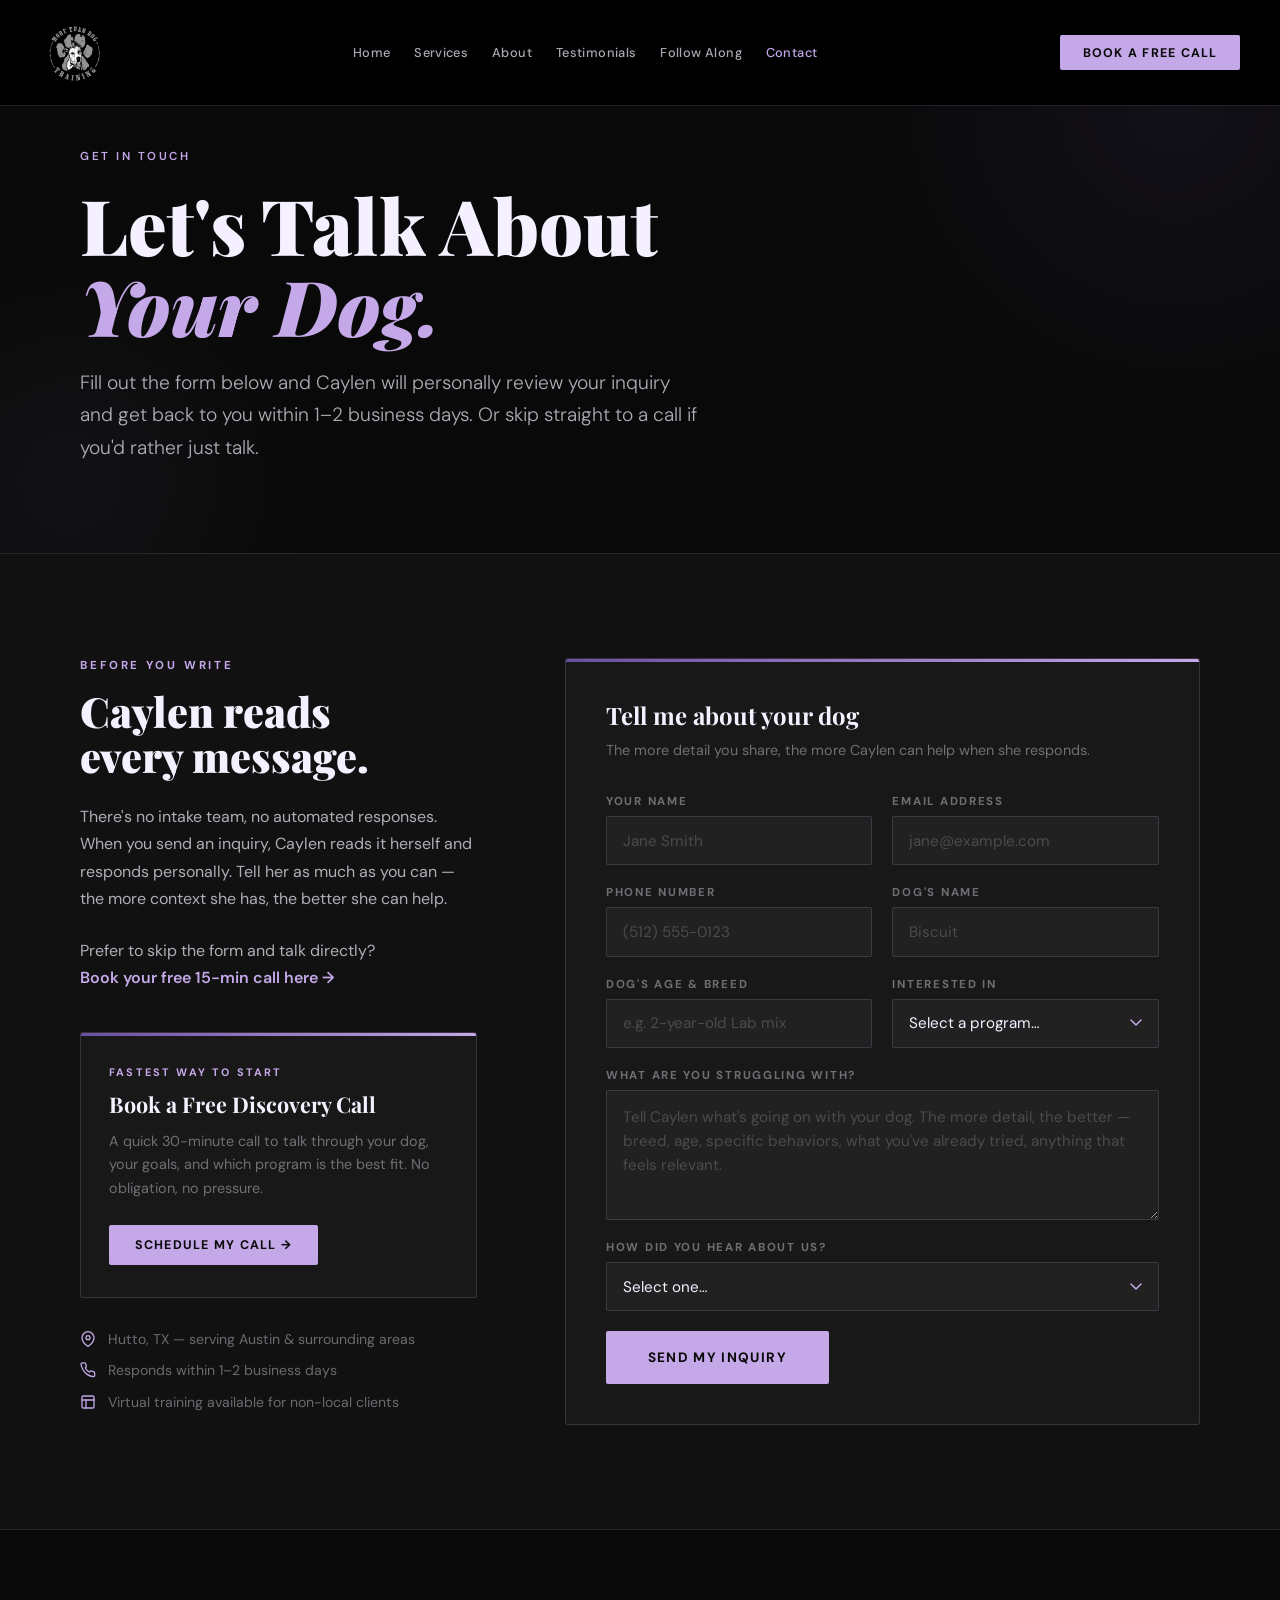
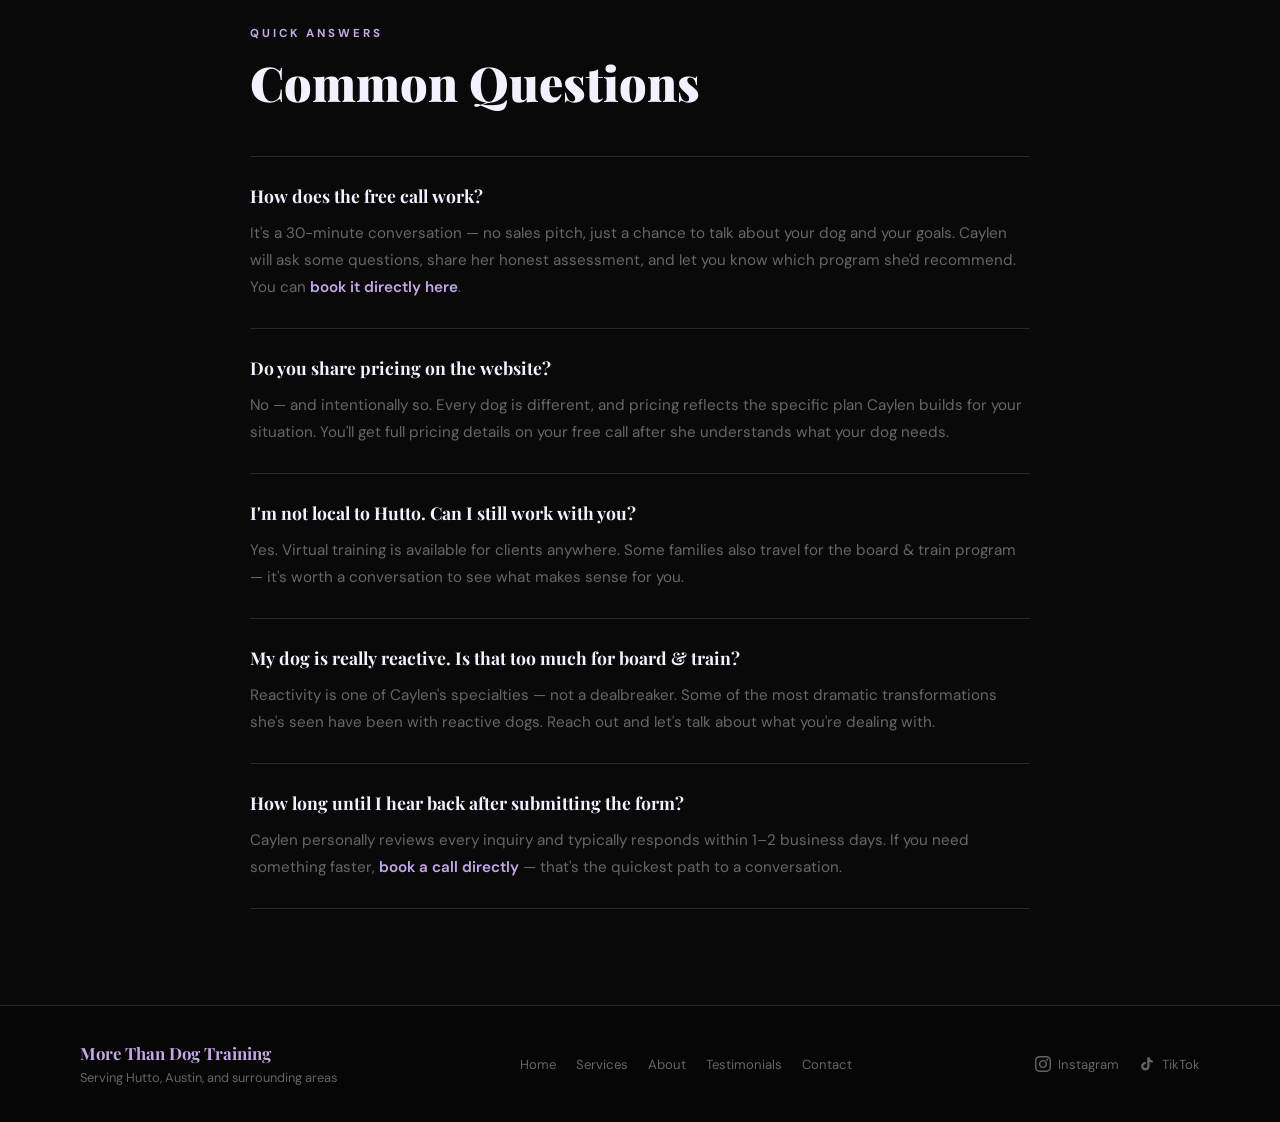
<file: contact.html>
<!DOCTYPE html>
<html lang="en">
<head>
  <meta charset="UTF-8">
  <meta name="viewport" content="width=device-width, initial-scale=1.0">
  <link rel="icon" type="image/png" href="logo.png.png">
  <title>Contact | More Than Dog Training</title>
  <link rel="preconnect" href="https://fonts.googleapis.com">
  <link rel="preconnect" href="https://fonts.gstatic.com" crossorigin>
  <link href="https://fonts.googleapis.com/css2?family=Playfair+Display:ital,wght@0,700;0,900;1,700&family=DM+Sans:opsz,wght@9..40,300;9..40,400;9..40,500;9..40,600;9..40,700&display=swap" rel="stylesheet">
  <link rel="stylesheet" href="styles.css">

  <style>
    /* ─── CONTACT LAYOUT ─────────────────────────────────── */
    .contact-section {
      padding: 6.5rem 2rem;
      background: var(--black-soft);
    }

    .contact-inner {
      display: grid;
      grid-template-columns: 1fr 1.6fr;
      gap: 5.5rem;
      align-items: start;
      max-width: 1120px;
      margin: 0 auto;
    }

    /* ─── LEFT COLUMN ────────────────────────────────────── */
    .contact-left p {
      color: var(--white-dim);
      font-size: 1rem;
      line-height: 1.72;
      margin-bottom: 1.5rem;
    }

    .contact-skip {
      font-size: 0.88rem;
      color: var(--white-faint);
      line-height: 1.6;
    }

    .contact-skip a {
      color: var(--lavender);
      text-decoration: none;
      font-weight: 600;
    }

    .contact-skip a:hover { text-decoration: underline; }

    /* Direct booking card */
    .booking-card {
      background: var(--black-card);
      border: 1px solid var(--border);
      border-radius: 3px;
      padding: 2rem 1.75rem;
      margin-top: 2.5rem;
      position: relative;
      overflow: hidden;
    }

    .booking-card::before {
      content: '';
      position: absolute;
      top: 0; left: 0; right: 0;
      height: 3px;
      background: linear-gradient(90deg, var(--lavender-dk), var(--lavender));
    }

    .booking-card-label {
      font-size: 0.68rem;
      font-weight: 700;
      letter-spacing: 0.2em;
      text-transform: uppercase;
      color: var(--lavender);
      margin-bottom: 0.75rem;
    }

    .booking-card-headline {
      font-family: var(--font-display);
      font-size: 1.35rem;
      font-weight: 700;
      color: var(--white);
      margin-bottom: 0.75rem;
      line-height: 1.25;
    }

    .booking-card p {
      font-size: 0.9rem;
      color: var(--white-faint);
      line-height: 1.65;
      margin-bottom: 1.5rem;
    }

    /* Contact details */
    .contact-details {
      margin-top: 2rem;
      display: flex;
      flex-direction: column;
      gap: 0.85rem;
    }

    .contact-detail-item {
      display: flex;
      align-items: center;
      gap: 0.75rem;
      font-size: 0.88rem;
      color: var(--white-faint);
    }

    .contact-detail-item svg {
      width: 16px; height: 16px;
      color: var(--lavender);
      flex-shrink: 0;
    }

    /* ─── FORM SECTION ───────────────────────────────────── */
    .contact-form-wrap {
      background: var(--black-card);
      border: 1px solid var(--border);
      border-radius: 3px;
      padding: 2.5rem;
      position: relative;
      overflow: hidden;
    }

    .contact-form-wrap::before {
      content: '';
      position: absolute;
      top: 0; left: 0; right: 0;
      height: 3px;
      background: linear-gradient(90deg, var(--lavender-dk), var(--lavender));
    }

    .form-heading {
      font-family: var(--font-display);
      font-size: 1.5rem;
      font-weight: 700;
      color: var(--white);
      margin-bottom: 0.5rem;
    }

    .form-subheading {
      font-size: 0.9rem;
      color: var(--white-faint);
      margin-bottom: 2rem;
      line-height: 1.6;
    }

    /* ─── FAQ STRIP ──────────────────────────────────────── */
    .faq-section {
      padding: 6rem 2rem;
      background: var(--black);
      border-top: 1px solid var(--border);
    }

    .faq-inner {
      max-width: 780px;
      margin: 0 auto;
    }

    .faq-list {
      display: flex;
      flex-direction: column;
      gap: 0;
      margin-top: 3rem;
    }

    .faq-item {
      border-top: 1px solid var(--border);
      padding: 1.75rem 0;
    }

    .faq-item:last-child {
      border-bottom: 1px solid var(--border);
    }

    .faq-q {
      font-family: var(--font-display);
      font-size: 1.1rem;
      font-weight: 700;
      color: var(--white);
      margin-bottom: 0.75rem;
      line-height: 1.3;
    }

    .faq-a {
      font-size: 0.95rem;
      color: var(--white-faint);
      line-height: 1.75;
    }

    .faq-a a {
      color: var(--lavender);
      text-decoration: none;
      font-weight: 600;
    }

    .faq-a a:hover { text-decoration: underline; }

    /* ─── RESPONSIVE ─────────────────────────────────────── */
    @media (max-width: 900px) {
      .contact-inner {
        grid-template-columns: 1fr;
        gap: 3rem;
      }
    }
  </style>
</head>

<body>

  <!-- ─── NAV ──────────────────────────────────────────────── -->
  <nav aria-label="Main navigation">
    <a href="index.html" class="nav-brand">
      <img src="logo.png.png" alt="More Than Dog Training logo" style="height:70px;width:auto;display:block;">
    </a>
    <div class="nav-links" id="navLinks">
      <a href="index.html">Home</a>
      <a href="services.html">Services</a>
      <a href="about.html">About</a>
      <a href="testimonials.html">Testimonials</a>
      <a href="follow.html">Follow Along</a>
      <a href="contact.html" class="active">Contact</a>
    </div>
    <div class="nav-right">
      <button class="nav-hamburger" id="navHamburger" aria-label="Toggle menu" aria-expanded="false">
        <span></span><span></span><span></span>
      </button>
      <a href="https://tidycal.com/caylen/consultation" target="_blank" rel="noopener noreferrer" class="nav-cta">Book a Free Call</a>
    </div>
  </nav>


  <!-- ─── PAGE HERO ────────────────────────────────────────── -->
  <div class="page-hero">
    <div class="container">
      <span class="page-eyebrow">Get in Touch</span>
      <h1 class="page-headline">Let's Talk About<br><em>Your Dog.</em></h1>
      <p class="page-sub">Fill out the form below and Caylen will personally review your inquiry and get back to you within 1–2 business days. Or skip straight to a call if you'd rather just talk.</p>
    </div>
  </div>


  <!-- ─── CONTACT SECTION ──────────────────────────────────── -->
  <section class="contact-section">
    <div class="contact-inner">

      <!-- Left column -->
      <div class="contact-left">
        <span class="eyebrow reveal">Before You Write</span>
        <h2 class="section-headline reveal reveal-d1" style="font-size:clamp(1.8rem,3.5vw,2.6rem);">Caylen reads<br>every message.</h2>
        <p class="reveal reveal-d2">There's no intake team, no automated responses. When you send an inquiry, Caylen reads it herself and responds personally. Tell her as much as you can — the more context she has, the better she can help.</p>

        <p class="contact-skip reveal reveal-d3">
          Prefer to skip the form and talk directly?<br>
          <a href="https://tidycal.com/caylen/consultation" target="_blank" rel="noopener noreferrer">Book your free 15-min call here →</a>
        </p>

        <!-- Direct booking card -->
        <div class="booking-card reveal reveal-d3">
          <div class="booking-card-label">Fastest Way to Start</div>
          <div class="booking-card-headline">Book a Free Discovery Call</div>
          <p>A quick 30-minute call to talk through your dog, your goals, and which program is the best fit. No obligation, no pressure.</p>
          <a href="https://tidycal.com/caylen/consultation" target="_blank" rel="noopener noreferrer" class="btn-primary" style="font-size:0.78rem;padding:0.75rem 1.6rem;">Schedule My Call →</a>
        </div>

        <!-- Contact details -->
        <div class="contact-details reveal reveal-d4">
          <div class="contact-detail-item">
            <svg viewBox="0 0 24 24" fill="none" stroke="currentColor" stroke-width="2" stroke-linecap="round" stroke-linejoin="round" aria-hidden="true"><path d="M21 10c0 7-9 13-9 13s-9-6-9-13a9 9 0 0 1 18 0z"/><circle cx="12" cy="10" r="3"/></svg>
            Hutto, TX — serving Austin &amp; surrounding areas
          </div>
          <div class="contact-detail-item">
            <svg viewBox="0 0 24 24" fill="none" stroke="currentColor" stroke-width="2" stroke-linecap="round" stroke-linejoin="round" aria-hidden="true"><path d="M22 16.92v3a2 2 0 0 1-2.18 2 19.79 19.79 0 0 1-8.63-3.07A19.5 19.5 0 0 1 4.69 12 19.79 19.79 0 0 1 1.61 3.41 2 2 0 0 1 3.6 1.22h3a2 2 0 0 1 2 1.72c.127.96.361 1.903.7 2.81a2 2 0 0 1-.45 2.11L7.91 8.96a16 16 0 0 0 6.06 6.06l.98-.98a2 2 0 0 1 2.11-.45c.907.339 1.85.573 2.81.7A2 2 0 0 1 21.73 16.92z"/></svg>
            Responds within 1–2 business days
          </div>
          <div class="contact-detail-item">
            <svg viewBox="0 0 24 24" fill="none" stroke="currentColor" stroke-width="2" stroke-linecap="round" stroke-linejoin="round" aria-hidden="true"><rect x="3" y="3" width="18" height="18" rx="2"/><path d="M3 9h18"/><path d="M9 21V9"/></svg>
            Virtual training available for non-local clients
          </div>
        </div>
      </div>

      <!-- Right column — form -->
      <div class="contact-form-wrap reveal reveal-d1">
        <div class="form-heading">Tell me about your dog</div>
        <div class="form-subheading">The more detail you share, the more Caylen can help when she responds.</div>

        <!--
          ═══════════════════════════════════════════════════════
          FORMSPREE SETUP:
          1. Go to https://formspree.io and create a free account
          2. Create a new form — you'll get a Form ID like "xabcdefg"
          3. Replace YOUR_FORM_ID below with your actual Form ID
          Example: action="https://formspree.io/f/xabcdefg"
          ═══════════════════════════════════════════════════════
        -->
        <form
          id="contact-form"
          action="https://formspree.io/f/mvzvejlr"
          method="POST"
          novalidate
          aria-label="Contact form"
        >
          <!-- Formspree honeypot (spam prevention) -->
          <input type="text" name="_gotcha" style="display:none" tabindex="-1" autocomplete="off">

          <!-- Redirect after submission (optional) -->
          <!-- <input type="hidden" name="_next" value="https://yoursite.com/thank-you.html"> -->

          <div class="form-row">
            <div class="form-group">
              <label for="c-name">Your Name</label>
              <input type="text" id="c-name" name="name" placeholder="Jane Smith" required autocomplete="name">
            </div>
            <div class="form-group">
              <label for="c-email">Email Address</label>
              <input type="email" id="c-email" name="email" placeholder="jane@example.com" required autocomplete="email">
            </div>
          </div>

          <div class="form-row">
            <div class="form-group">
              <label for="c-phone">Phone Number</label>
              <input type="tel" id="c-phone" name="phone" placeholder="(512) 555-0123" autocomplete="tel">
            </div>
            <div class="form-group">
              <label for="c-dog-name">Dog's Name</label>
              <input type="text" id="c-dog-name" name="dog_name" placeholder="Biscuit">
            </div>
          </div>

          <div class="form-row">
            <div class="form-group">
              <label for="c-dog-age">Dog's Age &amp; Breed</label>
              <input type="text" id="c-dog-age" name="dog_age_breed" placeholder="e.g. 2-year-old Lab mix">
            </div>
            <div class="form-group">
              <label for="c-service">Interested In</label>
              <select id="c-service" name="service_interest">
                <option value="" disabled selected>Select a program…</option>
                <option value="board-train">Board &amp; Train (4 weeks)</option>
                <option value="private">Private Training</option>
                <option value="virtual">Virtual Training</option>
                <option value="boarding">Boarding (past clients)</option>
                <option value="refresher">Refresher Session (past clients)</option>
                <option value="unsure">Not sure yet</option>
              </select>
            </div>
          </div>

          <div class="form-group">
            <label for="c-struggle">What are you struggling with?</label>
            <textarea id="c-struggle" name="struggle" placeholder="Tell Caylen what's going on with your dog. The more detail, the better — breed, age, specific behaviors, what you've already tried, anything that feels relevant." required></textarea>
          </div>

          <div class="form-group">
            <label for="c-referral">How did you hear about us?</label>
            <select id="c-referral" name="referral">
              <option value="" disabled selected>Select one…</option>
              <option value="instagram">Instagram</option>
              <option value="tiktok">TikTok</option>
              <option value="google">Google Search</option>
              <option value="referral">Friend / Referral</option>
              <option value="other">Other</option>
            </select>
          </div>

          <button type="submit" class="btn-submit">Send My Inquiry</button>

          <div class="form-success" id="form-success" role="alert" aria-live="polite">
            <svg width="18" height="18" viewBox="0 0 24 24" fill="none" stroke="currentColor" stroke-width="2.5" stroke-linecap="round" stroke-linejoin="round" aria-hidden="true"><polyline points="20 6 9 17 4 12"/></svg>
            Message received — thank you for reaching out! Caylen will personally review your inquiry and get back to you within 1–2 business days. She can't wait to hear more about your dog.
          </div>
        </form>
      </div>

    </div>
  </section>


  <!-- ─── FAQ ───────────────────────────────────────────────── -->
  <section class="faq-section">
    <div class="faq-inner">
      <span class="eyebrow reveal">Quick Answers</span>
      <h2 class="section-headline reveal reveal-d1" style="font-size:clamp(2rem,4vw,3rem);">Common Questions</h2>

      <div class="faq-list">

        <div class="faq-item reveal">
          <div class="faq-q">How does the free call work?</div>
          <p class="faq-a">It's a 30-minute conversation — no sales pitch, just a chance to talk about your dog and your goals. Caylen will ask some questions, share her honest assessment, and let you know which program she'd recommend. You can <a href="https://tidycal.com/caylen/consultation" target="_blank" rel="noopener noreferrer">book it directly here</a>.</p>
        </div>

        <div class="faq-item reveal reveal-d1">
          <div class="faq-q">Do you share pricing on the website?</div>
          <p class="faq-a">No — and intentionally so. Every dog is different, and pricing reflects the specific plan Caylen builds for your situation. You'll get full pricing details on your free call after she understands what your dog needs.</p>
        </div>

        <div class="faq-item reveal reveal-d1">
          <div class="faq-q">I'm not local to Hutto. Can I still work with you?</div>
          <p class="faq-a">Yes. Virtual training is available for clients anywhere. Some families also travel for the board &amp; train program — it's worth a conversation to see what makes sense for you.</p>
        </div>

        <div class="faq-item reveal reveal-d2">
          <div class="faq-q">My dog is really reactive. Is that too much for board &amp; train?</div>
          <p class="faq-a">Reactivity is one of Caylen's specialties — not a dealbreaker. Some of the most dramatic transformations she's seen have been with reactive dogs. Reach out and let's talk about what you're dealing with.</p>
        </div>

        <div class="faq-item reveal reveal-d2">
          <div class="faq-q">How long until I hear back after submitting the form?</div>
          <p class="faq-a">Caylen personally reviews every inquiry and typically responds within 1–2 business days. If you need something faster, <a href="https://tidycal.com/caylen/consultation" target="_blank" rel="noopener noreferrer">book a call directly</a> — that's the quickest path to a conversation.</p>
        </div>

      </div>
    </div>
  </section>


  <!-- ─── FOOTER ────────────────────────────────────────────── -->
  <footer>
    <div class="footer-inner">
      <div>
        <div class="footer-brand">More Than Dog Training</div>
        <div class="footer-loc">Serving Hutto, Austin, and surrounding areas</div>
      </div>
      <nav class="footer-nav" aria-label="Site links">
        <a href="index.html">Home</a>
        <a href="services.html">Services</a>
        <a href="about.html">About</a>
        <a href="testimonials.html">Testimonials</a>
        <a href="contact.html">Contact</a>
      </nav>
      <nav class="footer-links" aria-label="Social media links">
        <a href="https://www.instagram.com/morethandogtraining_" target="_blank" rel="noopener noreferrer">
          <svg viewBox="0 0 24 24" fill="currentColor" aria-hidden="true"><path d="M12 2.163c3.204 0 3.584.012 4.85.07 3.252.148 4.771 1.691 4.919 4.919.058 1.265.069 1.645.069 4.849 0 3.205-.012 3.584-.069 4.849-.149 3.225-1.664 4.771-4.919 4.919-1.266.058-1.644.07-4.85.07-3.204 0-3.584-.012-4.849-.07-3.26-.149-4.771-1.699-4.919-4.92-.058-1.265-.07-1.644-.07-4.849 0-3.204.013-3.583.07-4.849.149-3.227 1.664-4.771 4.919-4.919 1.266-.057 1.645-.069 4.849-.069zm0-2.163c-3.259 0-3.667.014-4.947.072-4.358.2-6.78 2.618-6.98 6.98-.059 1.281-.073 1.689-.073 4.948 0 3.259.014 3.668.072 4.948.2 4.358 2.618 6.78 6.98 6.98 1.281.058 1.689.072 4.948.072 3.259 0 3.668-.014 4.948-.072 4.354-.2 6.782-2.618 6.979-6.98.059-1.28.073-1.689.073-4.948 0-3.259-.014-3.667-.072-4.947-.196-4.354-2.617-6.78-6.979-6.98-1.281-.059-1.69-.073-4.949-.073zm0 5.838c-3.403 0-6.162 2.759-6.162 6.162s2.759 6.163 6.162 6.163 6.162-2.759 6.162-6.163c0-3.403-2.759-6.162-6.162-6.162zm0 10.162c-2.209 0-4-1.79-4-4 0-2.209 1.791-4 4-4s4 1.791 4 4c0 2.21-1.791 4-4 4zm6.406-11.845c-.796 0-1.441.645-1.441 1.44s.645 1.44 1.441 1.44c.795 0 1.439-.645 1.439-1.44s-.644-1.44-1.439-1.44z"/></svg>
          Instagram
        </a>
        <a href="https://www.tiktok.com/@morethandogtraining" target="_blank" rel="noopener noreferrer">
          <svg viewBox="0 0 24 24" fill="currentColor" aria-hidden="true"><path d="M19.59 6.69a4.83 4.83 0 0 1-3.77-4.25V2h-3.45v13.67a2.89 2.89 0 0 1-2.88 2.5 2.89 2.89 0 0 1-2.89-2.89 2.89 2.89 0 0 1 2.89-2.89c.28 0 .54.04.79.1V9.01a6.27 6.27 0 0 0-.79-.05 6.34 6.34 0 0 0-6.34 6.34 6.34 6.34 0 0 0 6.34 6.34 6.34 6.34 0 0 0 6.33-6.34V8.69a8.18 8.18 0 0 0 4.78 1.52V6.76a4.85 4.85 0 0 1-1.01-.07z"/></svg>
          TikTok
        </a>
      </nav>
    </div>
  </footer>


  <!-- ─── JAVASCRIPT ────────────────────────────────────────── -->
  <script>
    // Scroll reveal
    const revealObserver = new IntersectionObserver(
      entries => entries.forEach(e => {
        if (e.isIntersecting) { e.target.classList.add('visible'); revealObserver.unobserve(e.target); }
      }),
      { threshold: 0.12, rootMargin: '0px 0px -48px 0px' }
    );
    document.querySelectorAll('.reveal').forEach(el => revealObserver.observe(el));

    // Nav shrink
    const mainNav = document.querySelector('nav');
    window.addEventListener('scroll', () => {
      mainNav.style.padding = window.scrollY > 60 ? '0.75rem 2.5rem' : '1.1rem 2.5rem';
    }, { passive: true });

    // Hamburger
    const hamburger = document.getElementById('navHamburger');
    const navLinks  = document.getElementById('navLinks');
    if (hamburger) {
      hamburger.addEventListener('click', () => {
        const isOpen = navLinks.classList.toggle('open');
        hamburger.setAttribute('aria-expanded', String(isOpen));
      });
    }

    // Form — works with both Formspree (real) and local fallback
    const form    = document.getElementById('contact-form');
    const success = document.getElementById('form-success');

    form.addEventListener('submit', function(e) {
      const name    = this.querySelector('#c-name').value.trim();
      const email   = this.querySelector('#c-email').value.trim();
      const struggle = this.querySelector('#c-struggle').value.trim();

      if (!name || !email || !struggle) {
        e.preventDefault();
        alert("Please fill in your name, email, and what you're struggling with.");
        return;
      }

      // If the form action still has the placeholder, use JS fallback
      if (this.action.includes('YOUR_FORM_ID')) {
        e.preventDefault();
        const btn = this.querySelector('.btn-submit');
        btn.textContent = 'Sending…';
        btn.disabled = true;
        setTimeout(() => {
          this.reset();
          btn.style.display = 'none';
          success.style.display = 'flex';
        }, 800);
      }
      // Otherwise Formspree handles the real submission natively
    });
  </script>

</body>
</html>
</file>
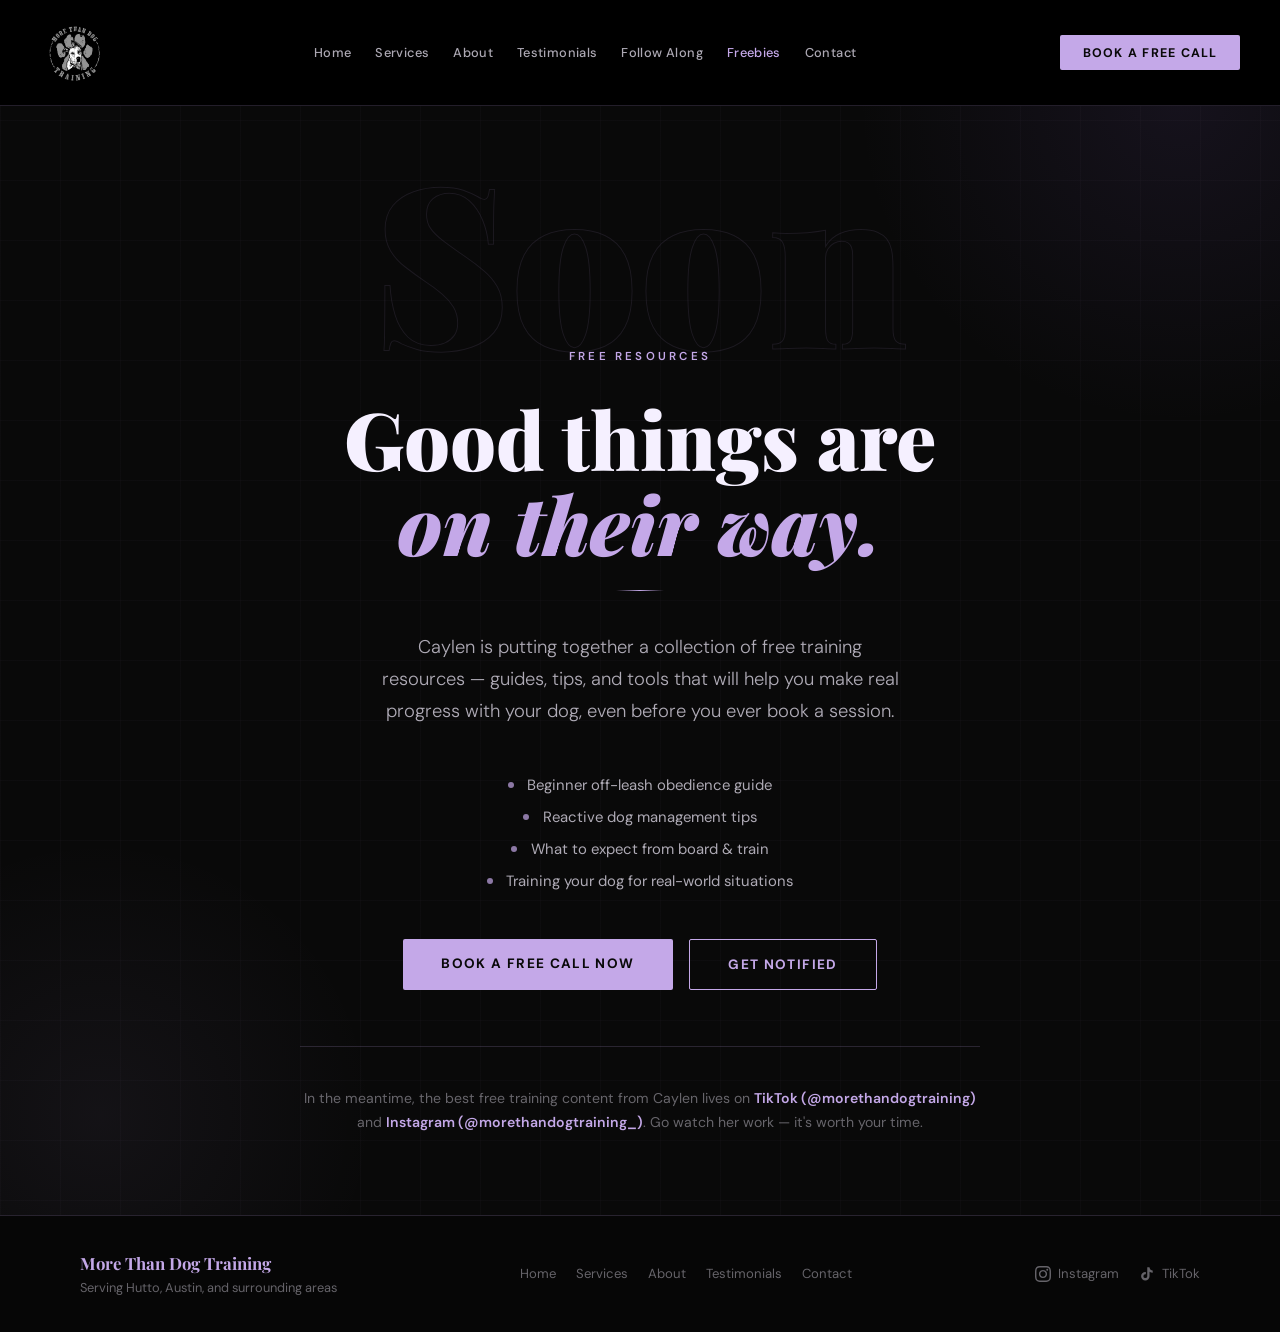
<file: freebies.html>
<!DOCTYPE html>
<html lang="en">
<head>
  <meta charset="UTF-8">
  <meta name="viewport" content="width=device-width, initial-scale=1.0">
  <link rel="icon" type="image/png" href="logo.png.png">
  <title>Free Resources | More Than Dog Training</title>
  <link rel="preconnect" href="https://fonts.googleapis.com">
  <link rel="preconnect" href="https://fonts.gstatic.com" crossorigin>
  <link href="https://fonts.googleapis.com/css2?family=Playfair+Display:ital,wght@0,700;0,900;1,700&family=DM+Sans:opsz,wght@9..40,300;9..40,400;9..40,500;9..40,600;9..40,700&display=swap" rel="stylesheet">
  <link rel="stylesheet" href="styles.css">

  <style>
    /* ─── COMING SOON HERO ───────────────────────────────── */
    .coming-soon-wrap {
      min-height: 100svh;
      display: flex;
      align-items: center;
      justify-content: center;
      padding: 9rem 2rem 5rem;
      background: var(--black);
      position: relative;
      overflow: hidden;
    }

    /* Ambient glow top-right */
    .coming-soon-wrap::before {
      content: '';
      position: absolute;
      top: -250px; right: -250px;
      width: 700px; height: 700px;
      background: radial-gradient(circle, rgba(107, 79, 160, 0.13) 0%, transparent 65%);
      pointer-events: none;
    }

    /* Ambient glow bottom-left */
    .coming-soon-wrap::after {
      content: '';
      position: absolute;
      bottom: -200px; left: -200px;
      width: 600px; height: 600px;
      background: radial-gradient(circle, rgba(196, 168, 232, 0.06) 0%, transparent 65%);
      pointer-events: none;
    }

    /* subtle grid texture */
    .coming-soon-grain {
      position: absolute;
      inset: 0;
      pointer-events: none;
      background-image:
        linear-gradient(rgba(196, 168, 232, 0.025) 1px, transparent 1px),
        linear-gradient(90deg, rgba(196, 168, 232, 0.025) 1px, transparent 1px);
      background-size: 60px 60px;
      z-index: 0;
    }

    .coming-soon-content {
      position: relative;
      z-index: 1;
      text-align: center;
      max-width: 680px;
      margin: 0 auto;
    }

    .cs-eyebrow {
      display: inline-block;
      font-size: 0.72rem;
      font-weight: 600;
      letter-spacing: 0.28em;
      text-transform: uppercase;
      color: var(--lavender);
      margin-bottom: 2rem;
      opacity: 0;
      animation: fadeUp 0.9s 0.2s ease forwards;
    }

    /* Large decorative "soon" word */
    .cs-bg-word {
      font-family: var(--font-display);
      font-size: clamp(5rem, 18vw, 14rem);
      font-weight: 900;
      line-height: 1;
      color: transparent;
      -webkit-text-stroke: 1px rgba(196, 168, 232, 0.1);
      pointer-events: none;
      user-select: none;
      display: block;
      margin-bottom: -1.5rem;
      opacity: 0;
      animation: fadeUp 0.9s 0.1s ease forwards;
    }

    .cs-headline {
      font-family: var(--font-display);
      font-size: clamp(2.8rem, 7vw, 5rem);
      font-weight: 900;
      line-height: 1.06;
      color: var(--white);
      margin-bottom: 1.5rem;
      opacity: 0;
      animation: fadeUp 0.9s 0.35s ease forwards;
    }

    .cs-headline em {
      font-style: italic;
      color: var(--lavender);
    }

    .cs-body {
      font-size: clamp(1rem, 2vw, 1.15rem);
      font-weight: 300;
      line-height: 1.75;
      color: var(--white-dim);
      max-width: 520px;
      margin: 0 auto 3rem;
      opacity: 0;
      animation: fadeUp 0.9s 0.5s ease forwards;
    }

    /* Divider line */
    .cs-divider {
      width: 48px;
      height: 1px;
      background: linear-gradient(90deg, transparent, var(--lavender), transparent);
      margin: 0 auto 2.5rem;
      opacity: 0;
      animation: fadeUp 0.9s 0.45s ease forwards;
    }

    /* What's coming list */
    .cs-coming-list {
      list-style: none;
      display: flex;
      flex-direction: column;
      gap: 0.75rem;
      margin-bottom: 3rem;
      opacity: 0;
      animation: fadeUp 0.9s 0.6s ease forwards;
    }

    .cs-coming-list li {
      display: flex;
      align-items: center;
      justify-content: center;
      gap: 0.85rem;
      font-size: 0.93rem;
      color: var(--white-dim);
    }

    .cs-coming-list li::before {
      content: '';
      flex-shrink: 0;
      width: 6px; height: 6px;
      border-radius: 50%;
      background: var(--lavender);
      opacity: 0.7;
    }

    .cs-ctas {
      display: flex;
      gap: 1rem;
      justify-content: center;
      flex-wrap: wrap;
      opacity: 0;
      animation: fadeUp 0.9s 0.75s ease forwards;
    }

    /* Meanwhile note */
    .cs-meanwhile {
      margin-top: 3.5rem;
      padding-top: 2.5rem;
      border-top: 1px solid var(--border);
      opacity: 0;
      animation: fadeUp 0.9s 0.9s ease forwards;
    }

    .cs-meanwhile p {
      font-size: 0.88rem;
      color: var(--white-faint);
      line-height: 1.7;
    }

    .cs-meanwhile a {
      color: var(--lavender);
      text-decoration: none;
      font-weight: 600;
    }

    .cs-meanwhile a:hover { text-decoration: underline; }
  </style>
</head>

<body>

  <!-- ─── NAV ──────────────────────────────────────────────── -->
  <nav aria-label="Main navigation">
    <a href="index.html" class="nav-brand">
      <img src="logo.png.png" alt="More Than Dog Training logo" style="height:70px;width:auto;display:block;">
    </a>
    <div class="nav-links" id="navLinks">
      <a href="index.html">Home</a>
      <a href="services.html">Services</a>
      <a href="about.html">About</a>
      <a href="testimonials.html">Testimonials</a>
      <a href="follow.html">Follow Along</a>
      <a href="freebies.html" class="active">Freebies</a>
      <a href="contact.html">Contact</a>
    </div>
    <div class="nav-right">
      <button class="nav-hamburger" id="navHamburger" aria-label="Toggle menu" aria-expanded="false">
        <span></span><span></span><span></span>
      </button>
      <a href="https://tidycal.com/caylen/consultation" target="_blank" rel="noopener noreferrer" class="nav-cta">Book a Free Call</a>
    </div>
  </nav>


  <!-- ─── COMING SOON ───────────────────────────────────────── -->
  <div class="coming-soon-wrap">
    <div class="coming-soon-grain" aria-hidden="true"></div>

    <div class="coming-soon-content">
      <span class="cs-bg-word" aria-hidden="true">Soon</span>

      <span class="cs-eyebrow">Free Resources</span>

      <h1 class="cs-headline">Good things are<br><em>on their way.</em></h1>

      <div class="cs-divider" aria-hidden="true"></div>

      <p class="cs-body">
        Caylen is putting together a collection of free training resources — guides, tips, and tools that will help you make real progress with your dog, even before you ever book a session.
      </p>

      <ul class="cs-coming-list" aria-label="What's coming">
        <li>Beginner off-leash obedience guide</li>
        <li>Reactive dog management tips</li>
        <li>What to expect from board &amp; train</li>
        <li>Training your dog for real-world situations</li>
      </ul>

      <div class="cs-ctas">
        <a href="https://tidycal.com/caylen/consultation" target="_blank" rel="noopener noreferrer" class="btn-primary">Book a Free Call Now</a>
        <a href="contact.html" class="btn-outline">Get Notified</a>
      </div>

      <div class="cs-meanwhile">
        <p>
          In the meantime, the best free training content from Caylen lives on
          <a href="https://www.tiktok.com/@morethandogtraining" target="_blank" rel="noopener noreferrer">TikTok (@morethandogtraining)</a>
          and
          <a href="https://www.instagram.com/morethandogtraining_" target="_blank" rel="noopener noreferrer">Instagram (@morethandogtraining_)</a>.
          Go watch her work — it's worth your time.
        </p>
      </div>
    </div>
  </div>


  <!-- ─── FOOTER ────────────────────────────────────────────── -->
  <footer>
    <div class="footer-inner">
      <div>
        <div class="footer-brand">More Than Dog Training</div>
        <div class="footer-loc">Serving Hutto, Austin, and surrounding areas</div>
      </div>
      <nav class="footer-nav" aria-label="Site links">
        <a href="index.html">Home</a>
        <a href="services.html">Services</a>
        <a href="about.html">About</a>
        <a href="testimonials.html">Testimonials</a>
        <a href="contact.html">Contact</a>
      </nav>
      <nav class="footer-links" aria-label="Social media links">
        <a href="https://www.instagram.com/morethandogtraining_" target="_blank" rel="noopener noreferrer">
          <svg viewBox="0 0 24 24" fill="currentColor" aria-hidden="true"><path d="M12 2.163c3.204 0 3.584.012 4.85.07 3.252.148 4.771 1.691 4.919 4.919.058 1.265.069 1.645.069 4.849 0 3.205-.012 3.584-.069 4.849-.149 3.225-1.664 4.771-4.919 4.919-1.266.058-1.644.07-4.85.07-3.204 0-3.584-.012-4.849-.07-3.26-.149-4.771-1.699-4.919-4.92-.058-1.265-.07-1.644-.07-4.849 0-3.204.013-3.583.07-4.849.149-3.227 1.664-4.771 4.919-4.919 1.266-.057 1.645-.069 4.849-.069zm0-2.163c-3.259 0-3.667.014-4.947.072-4.358.2-6.78 2.618-6.98 6.98-.059 1.281-.073 1.689-.073 4.948 0 3.259.014 3.668.072 4.948.2 4.358 2.618 6.78 6.98 6.98 1.281.058 1.689.072 4.948.072 3.259 0 3.668-.014 4.948-.072 4.354-.2 6.782-2.618 6.979-6.98.059-1.28.073-1.689.073-4.948 0-3.259-.014-3.667-.072-4.947-.196-4.354-2.617-6.78-6.979-6.98-1.281-.059-1.69-.073-4.949-.073zm0 5.838c-3.403 0-6.162 2.759-6.162 6.162s2.759 6.163 6.162 6.163 6.162-2.759 6.162-6.163c0-3.403-2.759-6.162-6.162-6.162zm0 10.162c-2.209 0-4-1.79-4-4 0-2.209 1.791-4 4-4s4 1.791 4 4c0 2.21-1.791 4-4 4zm6.406-11.845c-.796 0-1.441.645-1.441 1.44s.645 1.44 1.441 1.44c.795 0 1.439-.645 1.439-1.44s-.644-1.44-1.439-1.44z"/></svg>
          Instagram
        </a>
        <a href="https://www.tiktok.com/@morethandogtraining" target="_blank" rel="noopener noreferrer">
          <svg viewBox="0 0 24 24" fill="currentColor" aria-hidden="true"><path d="M19.59 6.69a4.83 4.83 0 0 1-3.77-4.25V2h-3.45v13.67a2.89 2.89 0 0 1-2.88 2.5 2.89 2.89 0 0 1-2.89-2.89 2.89 2.89 0 0 1 2.89-2.89c.28 0 .54.04.79.1V9.01a6.27 6.27 0 0 0-.79-.05 6.34 6.34 0 0 0-6.34 6.34 6.34 6.34 0 0 0 6.34 6.34 6.34 6.34 0 0 0 6.33-6.34V8.69a8.18 8.18 0 0 0 4.78 1.52V6.76a4.85 4.85 0 0 1-1.01-.07z"/></svg>
          TikTok
        </a>
      </nav>
    </div>
  </footer>


  <!-- ─── JAVASCRIPT ────────────────────────────────────────── -->
  <script>
    const mainNav = document.querySelector('nav');
    window.addEventListener('scroll', () => {
      mainNav.style.padding = window.scrollY > 60 ? '0.75rem 2.5rem' : '1.1rem 2.5rem';
    }, { passive: true });

    const hamburger = document.getElementById('navHamburger');
    const navLinks  = document.getElementById('navLinks');
    if (hamburger) {
      hamburger.addEventListener('click', () => {
        const isOpen = navLinks.classList.toggle('open');
        hamburger.setAttribute('aria-expanded', String(isOpen));
      });
    }
  </script>

</body>
</html>
</file>
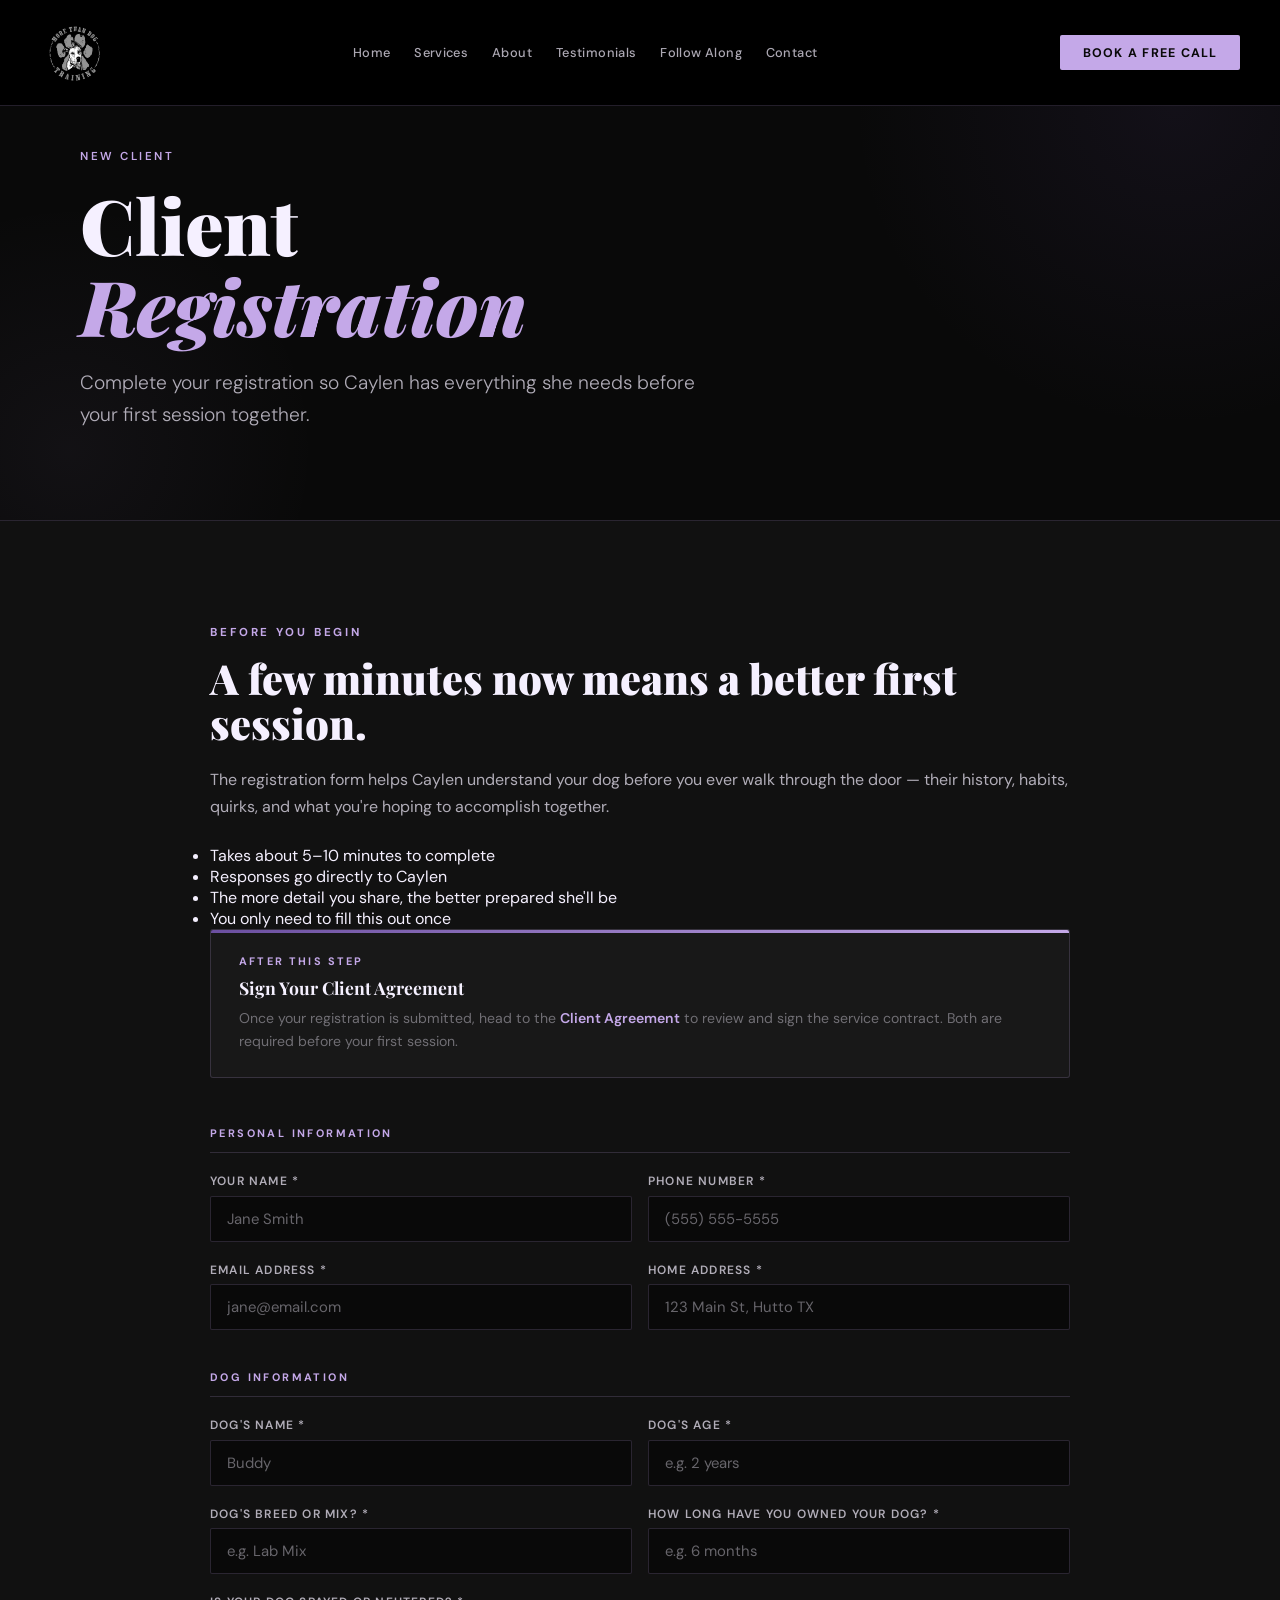
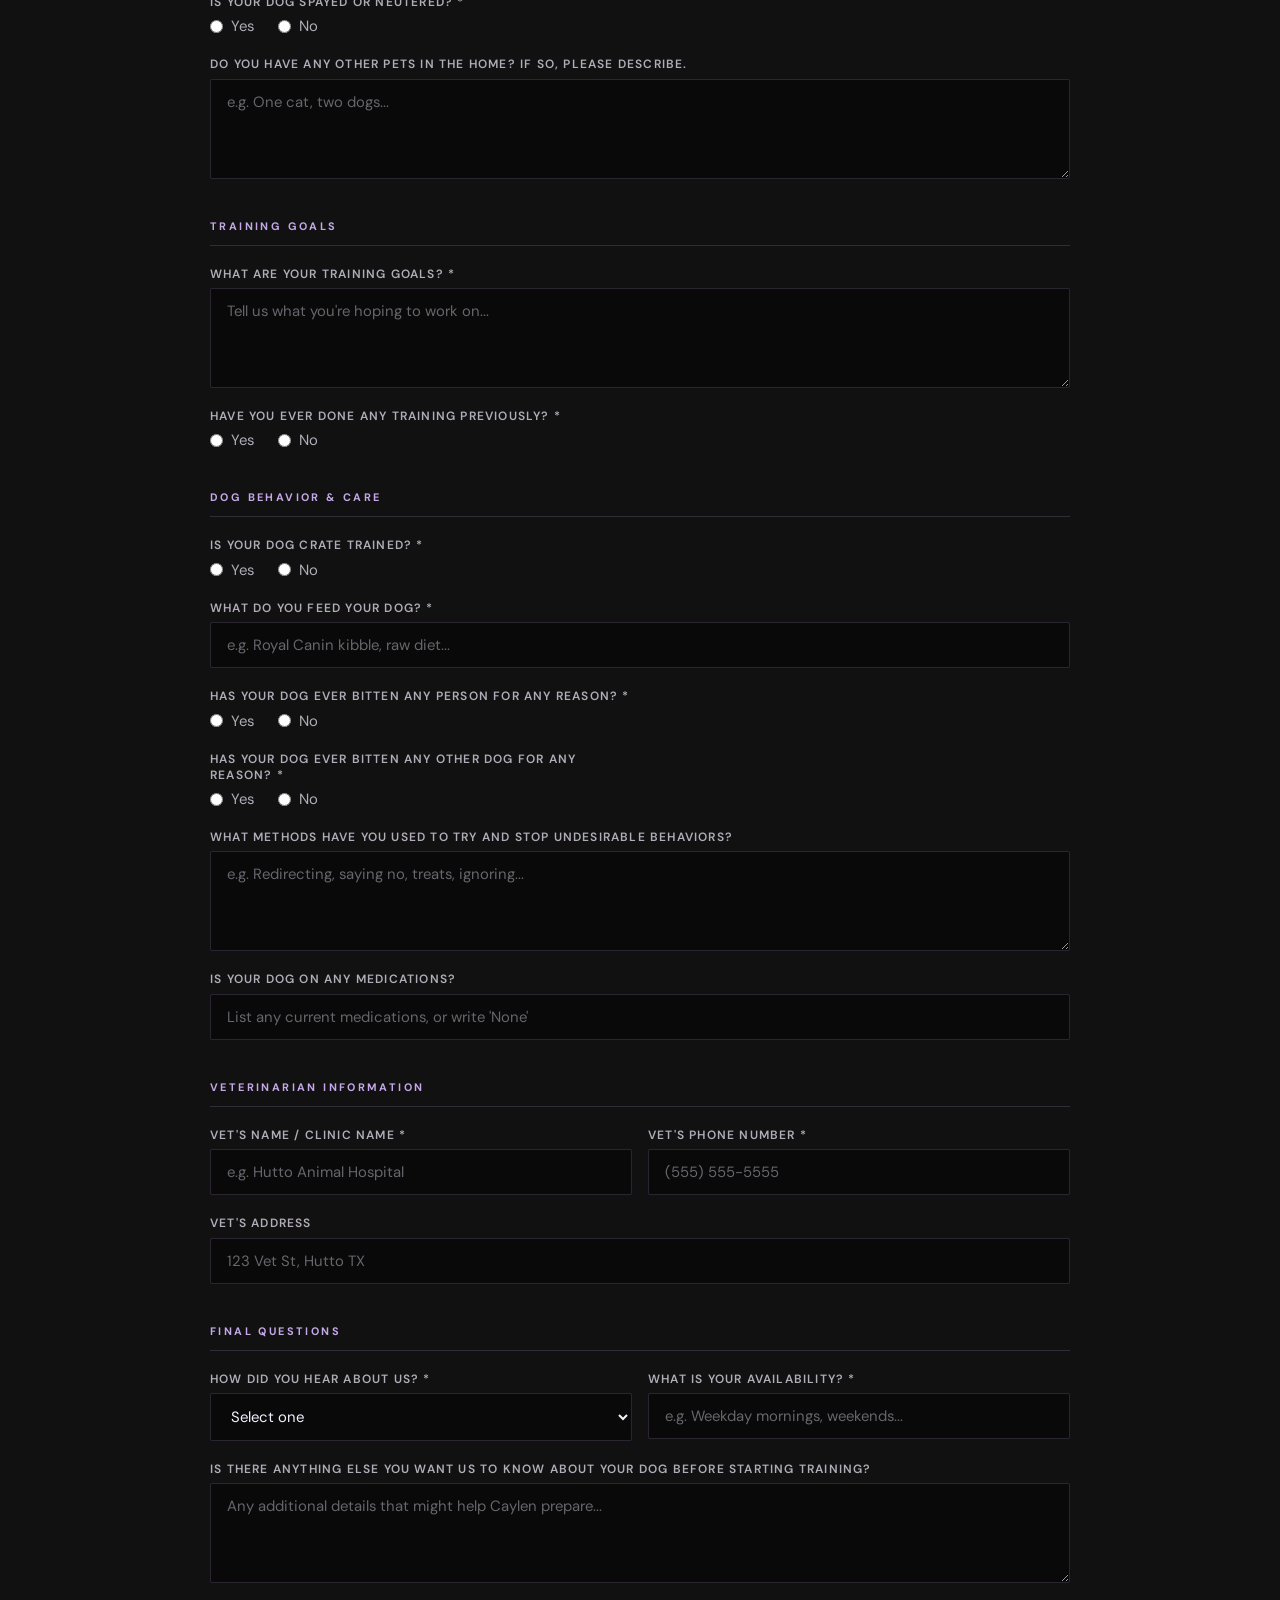
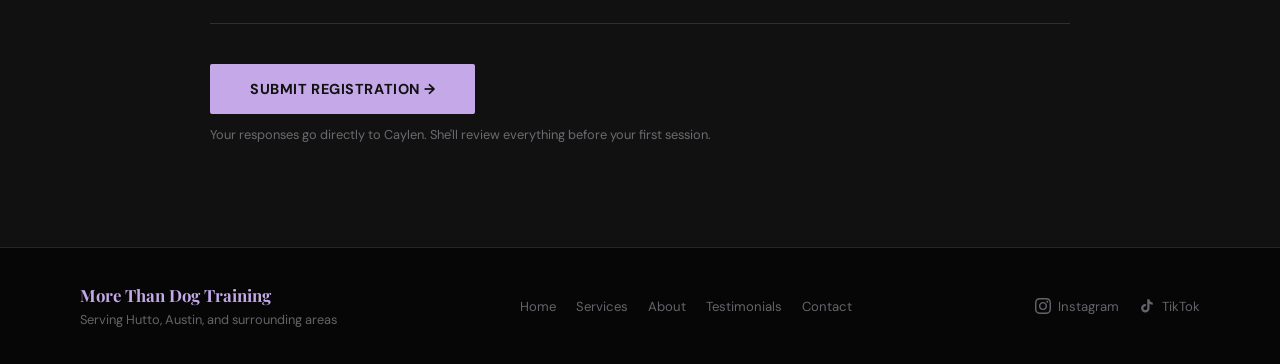
<file: register.html>
<!DOCTYPE html>
<html lang="en">
<head>
  <meta charset="UTF-8">
  <meta name="viewport" content="width=device-width, initial-scale=1.0">
  <link rel="icon" type="image/png" href="logo.png.png">
  <title>Registration | More Than Dog Training</title>
  <meta name="description" content="Complete your new client registration with More Than Dog Training before your first session.">
  <meta property="og:title" content="New Client Registration | More Than Dog Training">
  <meta property="og:description" content="Complete your registration so Caylen has everything she needs before your first session together.">
  <meta property="og:image" content="https://www.morethandogtraining.com/logo.png.png">
  <meta property="og:url" content="https://www.morethandogtraining.com/register.html">
  <meta property="og:type" content="website">
  <meta name="twitter:card" content="summary">
  <meta name="twitter:title" content="New Client Registration | More Than Dog Training">
  <meta name="twitter:description" content="Complete your registration so Caylen has everything she needs before your first session together.">
  <meta name="twitter:image" content="https://www.morethandogtraining.com/logo.png.png">
  <link rel="preconnect" href="https://fonts.googleapis.com">
  <link rel="preconnect" href="https://fonts.gstatic.com" crossorigin>
  <link href="https://fonts.googleapis.com/css2?family=Playfair+Display:ital,wght@0,700;0,900;1,700&family=DM+Sans:opsz,wght@9..40,300;9..40,400;9..40,500;9..40,600;9..40,700&display=swap" rel="stylesheet">
  <link rel="stylesheet" href="styles.css">

  <style>
    .register-section {
      padding: 6.5rem 2rem;
      background: var(--black-soft);
    }

    .register-inner {
      max-width: 860px;
      margin: 0 auto;
    }

    .register-intro {
      font-size: 1rem;
      color: var(--white-dim);
      line-height: 1.72;
      margin-bottom: 1.5rem;
    }

    .register-intro ul {
      list-style: none;
      padding: 0;
      margin: 1rem 0 0;
      display: flex;
      flex-direction: column;
      gap: 0.6rem;
    }

    .register-intro ul li {
      display: flex;
      align-items: flex-start;
      gap: 0.65rem;
      font-size: 0.93rem;
      color: var(--white-dim);
    }

    .register-intro ul li::before {
      content: '';
      display: inline-block;
      width: 6px;
      height: 6px;
      border-radius: 50%;
      background: var(--lavender);
      margin-top: 0.5rem;
      flex-shrink: 0;
    }

    .info-card {
      background: var(--black-card);
      border: 1px solid var(--border);
      border-radius: 3px;
      padding: 1.5rem 1.75rem;
      margin-bottom: 3rem;
      position: relative;
      overflow: hidden;
    }

    .info-card::before {
      content: '';
      position: absolute;
      top: 0; left: 0; right: 0;
      height: 3px;
      background: linear-gradient(90deg, var(--lavender-dk), var(--lavender));
    }

    .info-card-label {
      font-size: 0.68rem;
      font-weight: 700;
      letter-spacing: 0.2em;
      text-transform: uppercase;
      color: var(--lavender);
      margin-bottom: 0.5rem;
    }

    .info-card-headline {
      font-family: var(--font-display);
      font-size: 1.1rem;
      font-weight: 700;
      color: var(--white);
      margin-bottom: 0.5rem;
    }

    .info-card p {
      font-size: 0.88rem;
      color: var(--white-faint);
      line-height: 1.65;
      margin: 0;
    }

    .info-card a {
      color: var(--lavender);
      text-decoration: none;
      font-weight: 600;
    }

    .info-card a:hover { text-decoration: underline; }

    /* Form */
    .reg-form {
      display: flex;
      flex-direction: column;
      gap: 2.5rem;
    }

    .reg-section {
      display: flex;
      flex-direction: column;
      gap: 1.25rem;
    }

    .reg-section-label {
      font-size: 0.68rem;
      font-weight: 700;
      letter-spacing: 0.22em;
      text-transform: uppercase;
      color: var(--lavender);
      padding-bottom: 0.75rem;
      border-bottom: 1px solid var(--border);
    }

    .form-row {
      display: grid;
      grid-template-columns: 1fr 1fr;
      gap: 1rem;
    }

    .form-field {
      display: flex;
      flex-direction: column;
      gap: 0.4rem;
    }

    .form-field.full {
      grid-column: 1 / -1;
    }

    .form-field label {
      font-size: 0.75rem;
      font-weight: 600;
      letter-spacing: 0.1em;
      text-transform: uppercase;
      color: var(--white-dim);
    }

    .form-field input,
    .form-field textarea,
    .form-field select {
      background: var(--black);
      border: 1px solid var(--border);
      border-radius: 2px;
      padding: 0.75rem 1rem;
      font-family: var(--font-body);
      font-size: 0.93rem;
      color: var(--white);
      outline: none;
      transition: border-color 0.2s;
      width: 100%;
      box-sizing: border-box;
    }

    .form-field input:focus,
    .form-field textarea:focus,
    .form-field select:focus {
      border-color: var(--lavender);
    }

    .form-field input::placeholder,
    .form-field textarea::placeholder {
      color: var(--white-faint);
    }

    .form-field select option {
      background: var(--black);
      color: var(--white);
    }

    .form-field textarea {
      resize: vertical;
      min-height: 100px;
    }

    .radio-group {
      display: flex;
      gap: 1.5rem;
    }

    .radio-group label {
      display: flex;
      align-items: center;
      gap: 0.5rem;
      font-size: 0.93rem;
      color: var(--white-dim);
      text-transform: none;
      letter-spacing: 0;
      font-weight: 400;
      cursor: pointer;
    }

    .radio-group input[type="radio"] {
      width: auto;
      accent-color: var(--lavender);
      cursor: pointer;
    }

    .conditional-field {
      display: none;
    }

    .conditional-field.visible {
      display: flex;
    }

    .form-divider {
      border: none;
      border-top: 1px solid var(--border);
    }

    .btn-submit {
      display: inline-block;
      background: var(--lavender);
      color: var(--black-soft);
      font-family: var(--font-body);
      font-size: 0.9rem;
      font-weight: 700;
      letter-spacing: 0.04em;
      padding: 1rem 2.5rem;
      border-radius: 2px;
      border: none;
      cursor: pointer;
      transition: background 0.2s, transform 0.2s, box-shadow 0.2s;
    }

    .btn-submit:hover {
      background: var(--lavender-light);
      transform: translateY(-2px);
      box-shadow: 0 8px 24px rgba(196, 168, 232, 0.25);
    }

    .form-success {
      display: none;
      background: var(--black);
      border: 1px solid var(--lavender);
      border-radius: 3px;
      padding: 2rem;
      text-align: center;
      color: var(--white-dim);
      font-size: 0.95rem;
      line-height: 1.7;
    }

    .form-note {
      margin-top: 0.75rem;
      font-size: 0.8rem;
      color: var(--white-faint);
    }

    @media (max-width: 700px) {
      .form-row {
        grid-template-columns: 1fr;
      }
      .form-field.full {
        grid-column: 1;
      }
    }
  </style>
</head>

<body>

  <!-- ─── NAV ──────────────────────────────────────────────── -->
  <nav aria-label="Main navigation">
    <a href="index.html" class="nav-brand">
      <img src="logo.png.png" alt="More Than Dog Training logo" style="height:70px;width:auto;display:block;">
    </a>
    <div class="nav-links" id="navLinks">
      <a href="index.html">Home</a>
      <a href="services.html">Services</a>
      <a href="about.html">About</a>
      <a href="testimonials.html">Testimonials</a>
      <a href="follow.html">Follow Along</a>
      <a href="contact.html">Contact</a>
    </div>
    <div class="nav-right">
      <button class="nav-hamburger" id="navHamburger" aria-label="Toggle menu" aria-expanded="false">
        <span></span><span></span><span></span>
      </button>
      <a href="https://tidycal.com/caylen/consultation" target="_blank" rel="noopener noreferrer" class="nav-cta">Book a Free Call</a>
    </div>
  </nav>


  <!-- ─── PAGE HERO ────────────────────────────────────────── -->
  <div class="page-hero">
    <div class="container">
      <span class="page-eyebrow">New Client</span>
      <h1 class="page-headline">Client<br><em>Registration</em></h1>
      <p class="page-sub">Complete your registration so Caylen has everything she needs before your first session together.</p>
    </div>
  </div>


  <!-- ─── REGISTRATION SECTION ────────────────────────────── -->
  <section class="register-section">
    <div class="register-inner">

      <span class="eyebrow reveal">Before You Begin</span>
      <h2 class="section-headline reveal reveal-d1" style="font-size:clamp(1.8rem,3.5vw,2.6rem);margin-bottom:1.25rem;">A few minutes now means a better first session.</h2>

      <p class="register-intro reveal reveal-d2">
        The registration form helps Caylen understand your dog before you ever walk through the door — their history, habits, quirks, and what you're hoping to accomplish together.
        <ul>
          <li>Takes about 5–10 minutes to complete</li>
          <li>Responses go directly to Caylen</li>
          <li>The more detail you share, the better prepared she'll be</li>
          <li>You only need to fill this out once</li>
        </ul>
      </p>

      <div class="info-card reveal reveal-d3">
        <div class="info-card-label">After This Step</div>
        <div class="info-card-headline">Sign Your Client Agreement</div>
        <p>Once your registration is submitted, head to the <a href="client-agreement.html">Client Agreement</a> to review and sign the service contract. Both are required before your first session.</p>
      </div>

      <form class="reg-form reveal reveal-d3" id="regForm" action="https://formspree.io/f/mzdldopd" method="POST">
        <input type="hidden" name="_subject" value="New Client Registration">

        <!-- PERSONAL INFORMATION -->
        <div class="reg-section">
          <div class="reg-section-label">Personal Information</div>
          <div class="form-row">
            <div class="form-field">
              <label for="yourName">Your Name *</label>
              <input type="text" id="yourName" name="your_name" placeholder="Jane Smith" required>
            </div>
            <div class="form-field">
              <label for="phone">Phone Number *</label>
              <input type="tel" id="phone" name="phone_number" placeholder="(555) 555-5555" required>
            </div>
          </div>
          <div class="form-row">
            <div class="form-field">
              <label for="email">Email Address *</label>
              <input type="email" id="email" name="email_address" placeholder="jane@email.com" required>
            </div>
            <div class="form-field">
              <label for="address">Home Address *</label>
              <input type="text" id="address" name="home_address" placeholder="123 Main St, Hutto TX" required>
            </div>
          </div>
        </div>

        <!-- DOG INFORMATION -->
        <div class="reg-section">
          <div class="reg-section-label">Dog Information</div>
          <div class="form-row">
            <div class="form-field">
              <label for="dogName">Dog's Name *</label>
              <input type="text" id="dogName" name="dog_name" placeholder="Buddy" required>
            </div>
            <div class="form-field">
              <label for="dogAge">Dog's Age *</label>
              <input type="text" id="dogAge" name="dog_age" placeholder="e.g. 2 years" required>
            </div>
          </div>
          <div class="form-row">
            <div class="form-field">
              <label for="dogBreed">Dog's Breed or Mix? *</label>
              <input type="text" id="dogBreed" name="dog_breed" placeholder="e.g. Lab Mix" required>
            </div>
            <div class="form-field">
              <label for="howLong">How long have you owned your dog? *</label>
              <input type="text" id="howLong" name="how_long_owned" placeholder="e.g. 6 months" required>
            </div>
          </div>
          <div class="form-row">
            <div class="form-field">
              <label>Is your dog spayed or neutered? *</label>
              <div class="radio-group">
                <label><input type="radio" name="spayed_neutered" value="Yes" required> Yes</label>
                <label><input type="radio" name="spayed_neutered" value="No"> No</label>
              </div>
            </div>
          </div>
          <div class="form-row">
            <div class="form-field full">
              <label for="otherPets">Do you have any other pets in the home? If so, please describe.</label>
              <textarea id="otherPets" name="other_pets" placeholder="e.g. One cat, two dogs..."></textarea>
            </div>
          </div>
        </div>

        <!-- TRAINING GOALS -->
        <div class="reg-section">
          <div class="reg-section-label">Training Goals</div>
          <div class="form-row">
            <div class="form-field full">
              <label for="trainingGoals">What are your training goals? *</label>
              <textarea id="trainingGoals" name="training_goals" placeholder="Tell us what you're hoping to work on..." required></textarea>
            </div>
          </div>
          <div class="form-row">
            <div class="form-field">
              <label>Have you ever done any training previously? *</label>
              <div class="radio-group">
                <label><input type="radio" name="previous_training" value="Yes" id="prevTrainYes" required> Yes</label>
                <label><input type="radio" name="previous_training" value="No" id="prevTrainNo"> No</label>
              </div>
            </div>
          </div>
          <div class="form-row conditional-field" id="prevTrainDetail">
            <div class="form-field full">
              <label for="prevTrainDesc">If yes, please describe your previous training.</label>
              <textarea id="prevTrainDesc" name="previous_training_description" placeholder="What type of training, with whom, how long ago..."></textarea>
            </div>
          </div>
        </div>

        <!-- DOG BEHAVIOR & CARE -->
        <div class="reg-section">
          <div class="reg-section-label">Dog Behavior &amp; Care</div>
          <div class="form-row">
            <div class="form-field">
              <label>Is your dog crate trained? *</label>
              <div class="radio-group">
                <label><input type="radio" name="crate_trained" value="Yes" id="crateYes" required> Yes</label>
                <label><input type="radio" name="crate_trained" value="No" id="crateNo"> No</label>
              </div>
            </div>
          </div>
          <div class="form-row conditional-field" id="crateDetail">
            <div class="form-field full">
              <label for="crateDesc">If not, please explain why.</label>
              <textarea id="crateDesc" name="crate_trained_explanation" placeholder="e.g. We haven't tried, they have anxiety..."></textarea>
            </div>
          </div>
          <div class="form-row">
            <div class="form-field full">
              <label for="dogFood">What do you feed your dog? *</label>
              <input type="text" id="dogFood" name="dog_food" placeholder="e.g. Royal Canin kibble, raw diet..." required>
            </div>
          </div>
          <div class="form-row">
            <div class="form-field">
              <label>Has your dog EVER bitten ANY person for ANY reason? *</label>
              <div class="radio-group">
                <label><input type="radio" name="bitten_person" value="Yes" id="bitePersonYes" required> Yes</label>
                <label><input type="radio" name="bitten_person" value="No" id="bitePersonNo"> No</label>
              </div>
            </div>
          </div>
          <div class="form-row conditional-field" id="bitePersonDetail">
            <div class="form-field full">
              <label for="bitePersonDesc">If yes, please explain.</label>
              <textarea id="bitePersonDesc" name="bitten_person_explanation" placeholder="Who was bitten, what happened, how severe..."></textarea>
            </div>
          </div>
          <div class="form-row">
            <div class="form-field">
              <label>Has your dog EVER bitten ANY other dog for ANY reason? *</label>
              <div class="radio-group">
                <label><input type="radio" name="bitten_dog" value="Yes" id="biteDogYes" required> Yes</label>
                <label><input type="radio" name="bitten_dog" value="No" id="biteDogNo"> No</label>
              </div>
            </div>
          </div>
          <div class="form-row conditional-field" id="biteDogDetail">
            <div class="form-field full">
              <label for="biteDogDesc">If yes, please explain.</label>
              <textarea id="biteDogDesc" name="bitten_dog_explanation" placeholder="What happened, how severe, how often..."></textarea>
            </div>
          </div>
          <div class="form-row">
            <div class="form-field full">
              <label for="methodsUsed">What methods have you used to try and stop undesirable behaviors?</label>
              <textarea id="methodsUsed" name="methods_used" placeholder="e.g. Redirecting, saying no, treats, ignoring..."></textarea>
            </div>
          </div>
          <div class="form-row">
            <div class="form-field full">
              <label for="medications">Is your dog on any medications?</label>
              <input type="text" id="medications" name="medications" placeholder="List any current medications, or write 'None'">
            </div>
          </div>
        </div>

        <!-- VET INFORMATION -->
        <div class="reg-section">
          <div class="reg-section-label">Veterinarian Information</div>
          <div class="form-row">
            <div class="form-field">
              <label for="vetName">Vet's Name / Clinic Name *</label>
              <input type="text" id="vetName" name="vet_name" placeholder="e.g. Hutto Animal Hospital" required>
            </div>
            <div class="form-field">
              <label for="vetPhone">Vet's Phone Number *</label>
              <input type="tel" id="vetPhone" name="vet_phone" placeholder="(555) 555-5555" required>
            </div>
          </div>
          <div class="form-row">
            <div class="form-field full">
              <label for="vetAddress">Vet's Address</label>
              <input type="text" id="vetAddress" name="vet_address" placeholder="123 Vet St, Hutto TX">
            </div>
          </div>
        </div>

        <!-- FINAL QUESTIONS -->
        <div class="reg-section">
          <div class="reg-section-label">Final Questions</div>
          <div class="form-row">
            <div class="form-field">
              <label for="hearAbout">How did you hear about us? *</label>
              <select id="hearAbout" name="how_did_you_hear" required>
                <option value="" disabled selected>Select one</option>
                <option value="Google Search">Google Search</option>
                <option value="Facebook">Facebook</option>
                <option value="Instagram">Instagram</option>
                <option value="TikTok">TikTok</option>
                <option value="Referred by a friend">Referred by a friend</option>
              </select>
            </div>
            <div class="form-field">
              <label for="availability">What is your availability? *</label>
              <input type="text" id="availability" name="availability" placeholder="e.g. Weekday mornings, weekends..." required>
            </div>
          </div>
          <div class="form-row">
            <div class="form-field full">
              <label for="anythingElse">Is there anything else you want us to know about your dog before starting training?</label>
              <textarea id="anythingElse" name="anything_else" placeholder="Any additional details that might help Caylen prepare..."></textarea>
            </div>
          </div>
        </div>

        <hr class="form-divider">

        <div>
          <button type="submit" class="btn-submit">Submit Registration &rarr;</button>
          <p class="form-note">Your responses go directly to Caylen. She'll review everything before your first session.</p>
        </div>

      </form>

      <div class="form-success" id="regSuccess">
        <strong style="color:var(--white);font-size:1.1rem;">You're officially registered!</strong><br>
        Thank you for taking the time to fill this out — it really does make a difference. Caylen will review everything before your first session so she can hit the ground running with you and your dog. Don't forget to also <a href="client-agreement.html" style="color:var(--lavender);font-weight:600;">sign your Client Agreement</a> to complete your onboarding.
      </div>

    </div>
  </section>


  <!-- ─── FOOTER ────────────────────────────────────────────── -->
  <footer>
    <div class="footer-inner">
      <div>
        <div class="footer-brand">More Than Dog Training</div>
        <div class="footer-loc">Serving Hutto, Austin, and surrounding areas</div>
      </div>
      <nav class="footer-nav" aria-label="Site links">
        <a href="index.html">Home</a>
        <a href="services.html">Services</a>
        <a href="about.html">About</a>
        <a href="testimonials.html">Testimonials</a>
        <a href="contact.html">Contact</a>
      </nav>
      <nav class="footer-links" aria-label="Social media links">
        <a href="https://www.instagram.com/morethandogtraining_" target="_blank" rel="noopener noreferrer">
          <svg viewBox="0 0 24 24" fill="currentColor" aria-hidden="true"><path d="M12 2.163c3.204 0 3.584.012 4.85.07 3.252.148 4.771 1.691 4.919 4.919.058 1.265.069 1.645.069 4.849 0 3.205-.012 3.584-.069 4.849-.149 3.225-1.664 4.771-4.919 4.919-1.266.058-1.644.07-4.85.07-3.204 0-3.584-.012-4.849-.07-3.26-.149-4.771-1.699-4.919-4.92-.058-1.265-.07-1.644-.07-4.849 0-3.204.013-3.583.07-4.849.149-3.227 1.664-4.771 4.919-4.919 1.266-.057 1.645-.069 4.849-.069zm0-2.163c-3.259 0-3.667.014-4.947.072-4.358.2-6.78 2.618-6.98 6.98-.059 1.281-.073 1.689-.073 4.948 0 3.259.014 3.668.072 4.948.2 4.358 2.618 6.78 6.98 6.98 1.281.058 1.689.072 4.948.072 3.259 0 3.668-.014 4.948-.072 4.354-.2 6.782-2.618 6.979-6.98.059-1.28.073-1.689.073-4.948 0-3.259-.014-3.667-.072-4.947-.196-4.354-2.617-6.78-6.979-6.98-1.281-.059-1.69-.073-4.949-.073zm0 5.838c-3.403 0-6.162 2.759-6.162 6.162s2.759 6.163 6.162 6.163 6.162-2.759 6.162-6.163c0-3.403-2.759-6.162-6.162-6.162zm0 10.162c-2.209 0-4-1.79-4-4 0-2.209 1.791-4 4-4s4 1.791 4 4c0 2.21-1.791 4-4 4zm6.406-11.845c-.796 0-1.441.645-1.441 1.44s.645 1.44 1.441 1.44c.795 0 1.439-.645 1.439-1.44s-.644-1.44-1.439-1.44z"/></svg>
          Instagram
        </a>
        <a href="https://www.tiktok.com/@morethandogtraining" target="_blank" rel="noopener noreferrer">
          <svg viewBox="0 0 24 24" fill="currentColor" aria-hidden="true"><path d="M19.59 6.69a4.83 4.83 0 0 1-3.77-4.25V2h-3.45v13.67a2.89 2.89 0 0 1-2.88 2.5 2.89 2.89 0 0 1-2.89-2.89 2.89 2.89 0 0 1 2.89-2.89c.28 0 .54.04.79.1V9.01a6.27 6.27 0 0 0-.79-.05 6.34 6.34 0 0 0-6.34 6.34 6.34 6.34 0 0 0 6.34 6.34 6.34 6.34 0 0 0 6.33-6.34V8.69a8.18 8.18 0 0 0 4.78 1.52V6.76a4.85 4.85 0 0 1-1.01-.07z"/></svg>
          TikTok
        </a>
      </nav>
    </div>
  </footer>


  <!-- ─── JAVASCRIPT ────────────────────────────────────────── -->
  <script>
    const revealObserver = new IntersectionObserver(
      entries => entries.forEach(e => {
        if (e.isIntersecting) { e.target.classList.add('visible'); revealObserver.unobserve(e.target); }
      }),
      { threshold: 0.12, rootMargin: '0px 0px -48px 0px' }
    );
    document.querySelectorAll('.reveal').forEach(el => revealObserver.observe(el));

    const mainNav = document.querySelector('nav');
    window.addEventListener('scroll', () => {
      mainNav.style.padding = window.scrollY > 60 ? '0.75rem 2.5rem' : '1.1rem 2.5rem';
    }, { passive: true });

    const hamburger = document.getElementById('navHamburger');
    const navLinks  = document.getElementById('navLinks');
    if (hamburger) {
      hamburger.addEventListener('click', () => {
        const isOpen = navLinks.classList.toggle('open');
        hamburger.setAttribute('aria-expanded', String(isOpen));
      });
    }

    function toggleConditional(triggerYes, triggerNo, targetId) {
      const target = document.getElementById(targetId);
      if (!target) return;
      [triggerYes, triggerNo].forEach(el => {
        if (el) el.addEventListener('change', () => {
          target.classList.toggle('visible', document.getElementById(triggerYes.id).checked);
        });
      });
    }

    toggleConditional(document.getElementById('prevTrainYes'), document.getElementById('prevTrainNo'), 'prevTrainDetail');
    toggleConditional(document.getElementById('crateNo'), document.getElementById('crateYes'), 'crateDetail');
    toggleConditional(document.getElementById('bitePersonYes'), document.getElementById('bitePersonNo'), 'bitePersonDetail');
    toggleConditional(document.getElementById('biteDogYes'), document.getElementById('biteDogNo'), 'biteDogDetail');

    document.getElementById('crateYes')?.addEventListener('change', () => document.getElementById('crateDetail').classList.remove('visible'));
    document.getElementById('crateNo')?.addEventListener('change', () => document.getElementById('crateDetail').classList.add('visible'));

    const regForm = document.getElementById('regForm');
    const regSuccess = document.getElementById('regSuccess');
    if (regForm) {
      regForm.addEventListener('submit', async (e) => {
        e.preventDefault();
        const data = new FormData(regForm);
        const res = await fetch(regForm.action, { method: 'POST', body: data, headers: { 'Accept': 'application/json' } });
        if (res.ok) {
          regForm.style.display = 'none';
          regSuccess.style.display = 'block';
        } else {
          alert('Something went wrong. Please try again or email caylen@morethandogtraining.com directly.');
        }
      });
    }
  </script>

</body>
</html>
</file>
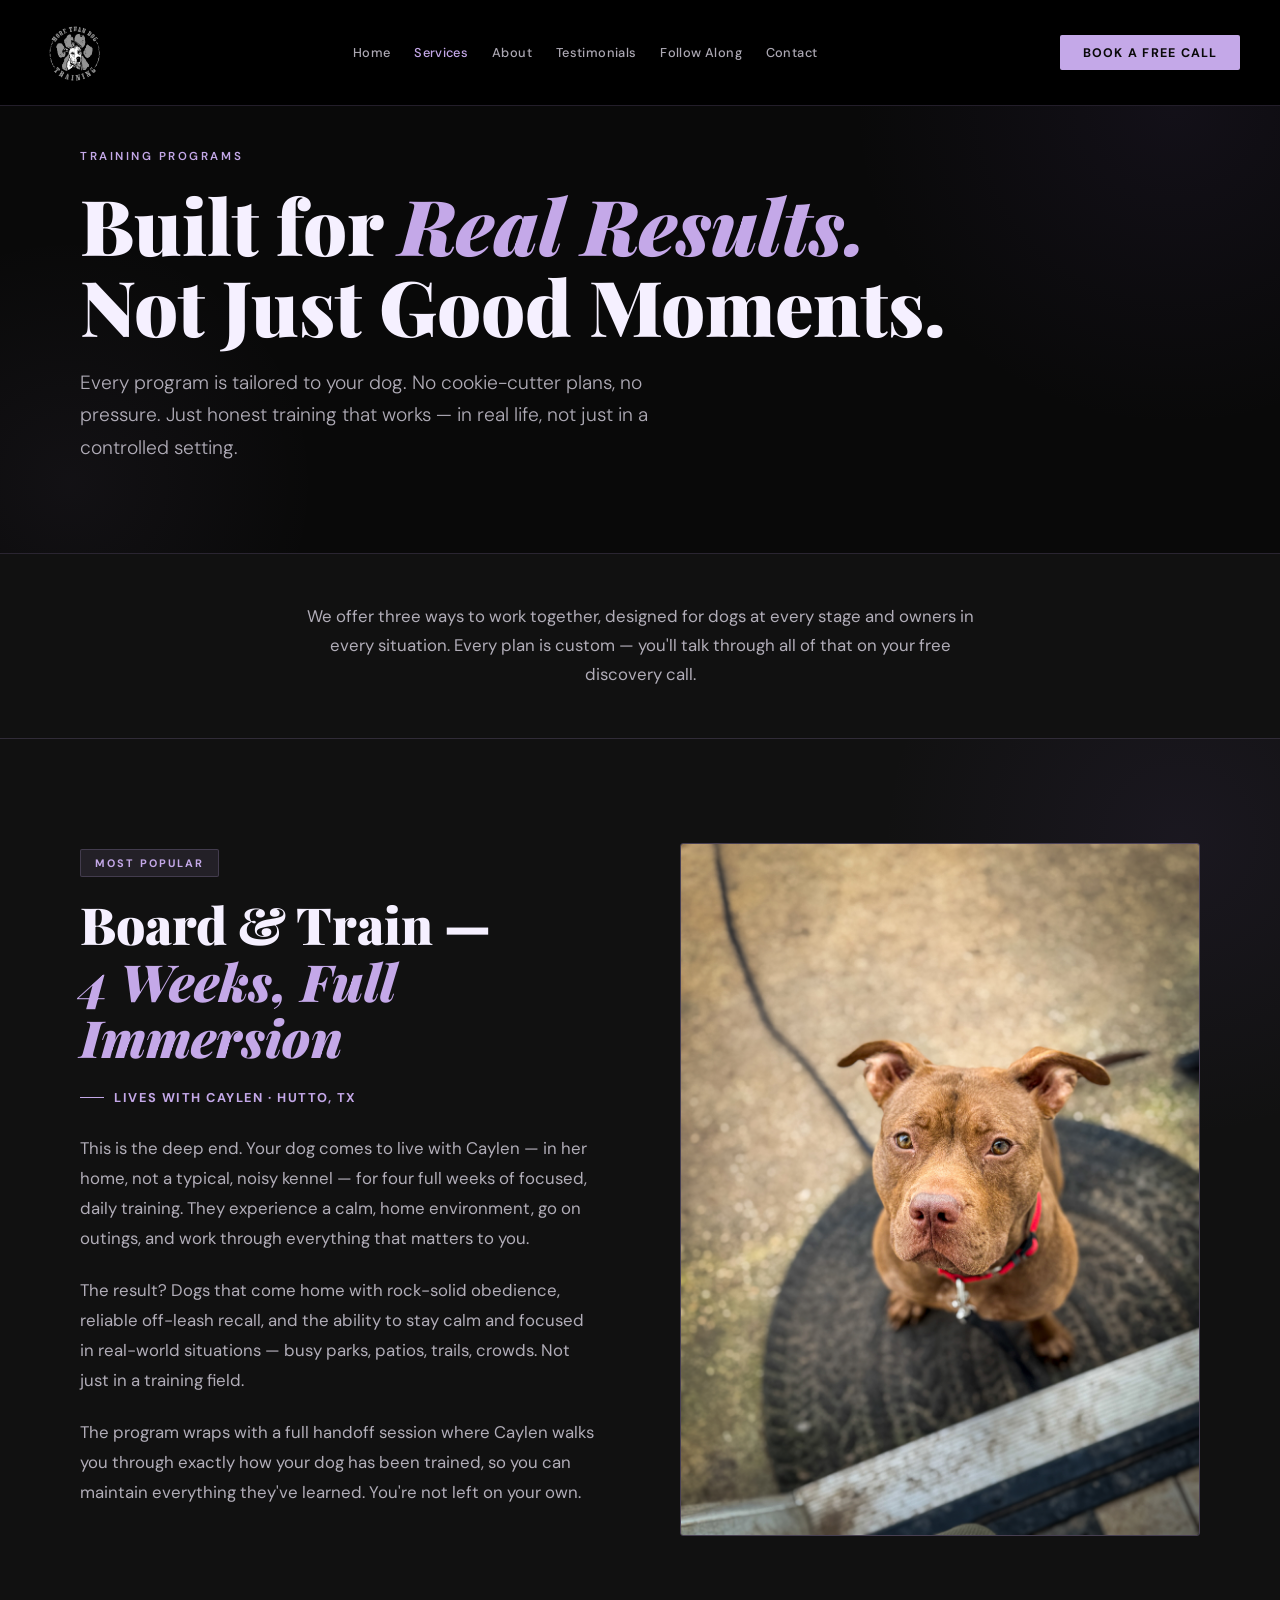
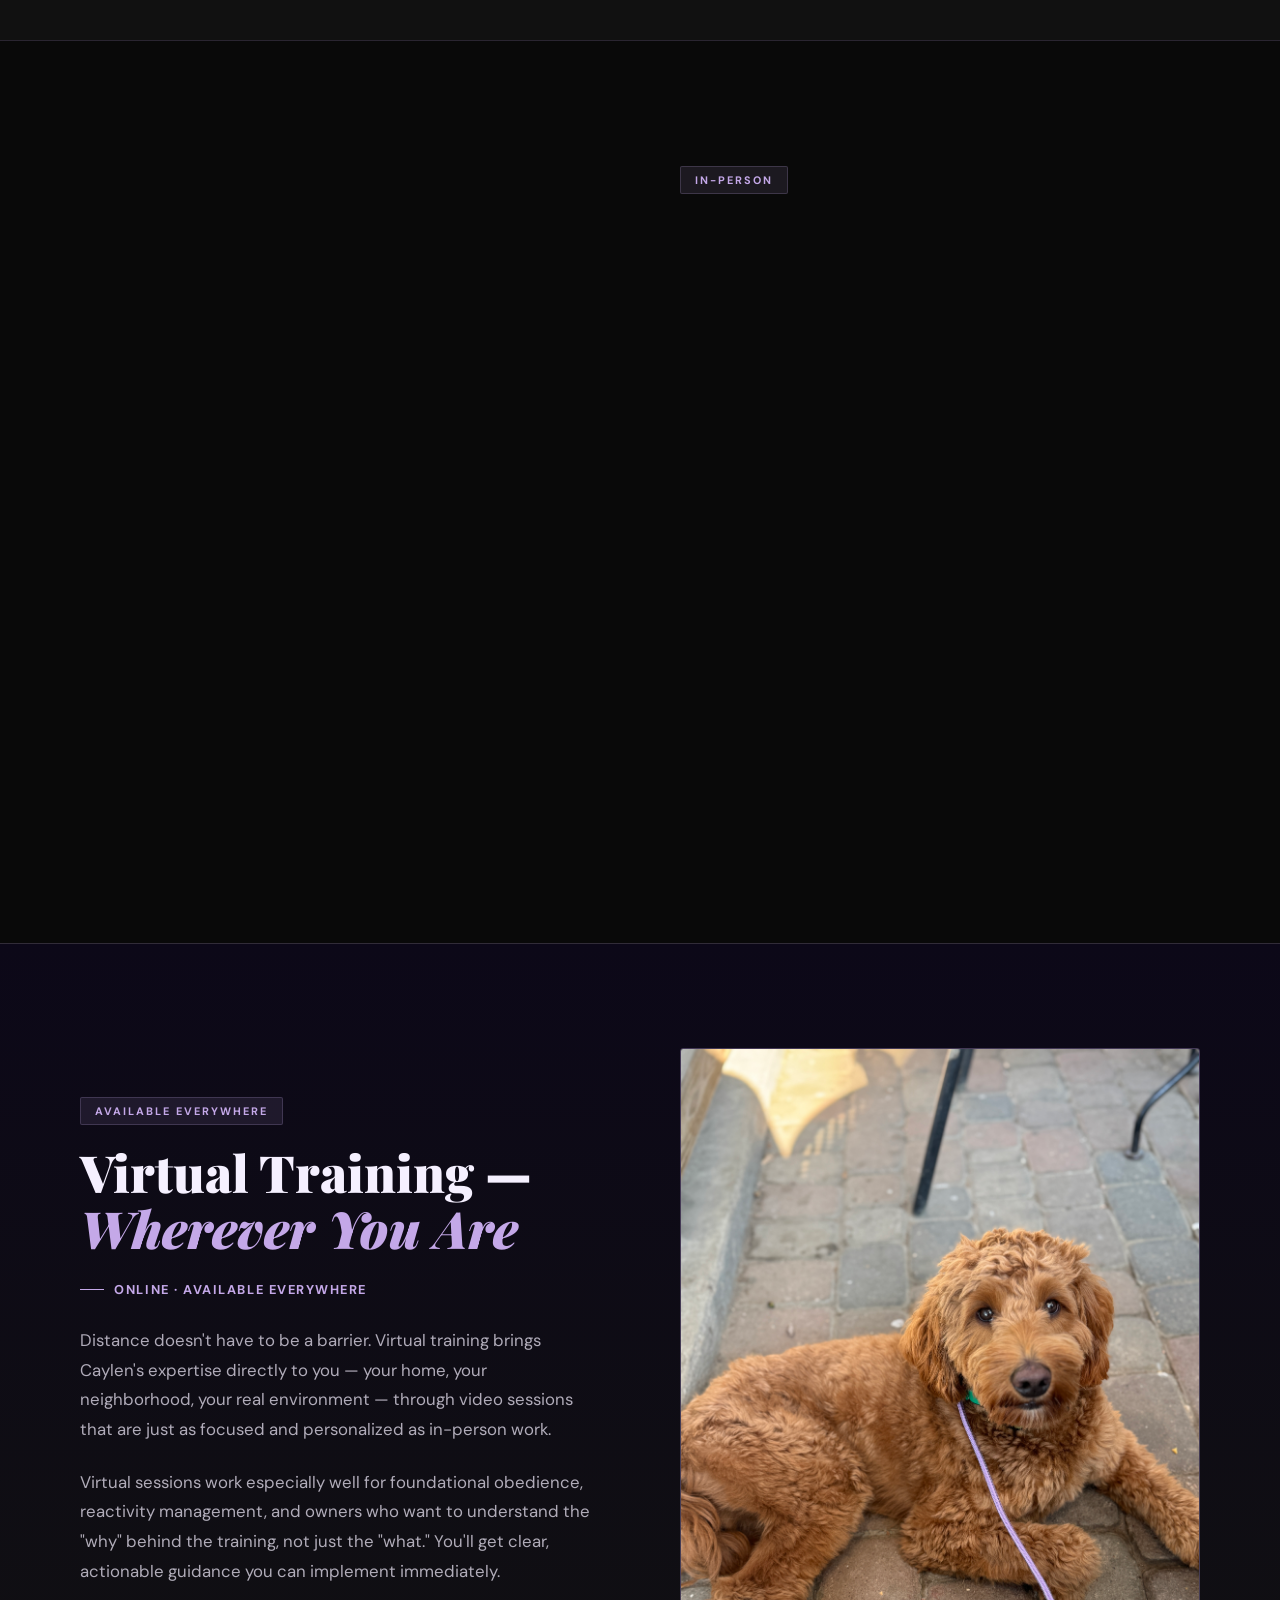
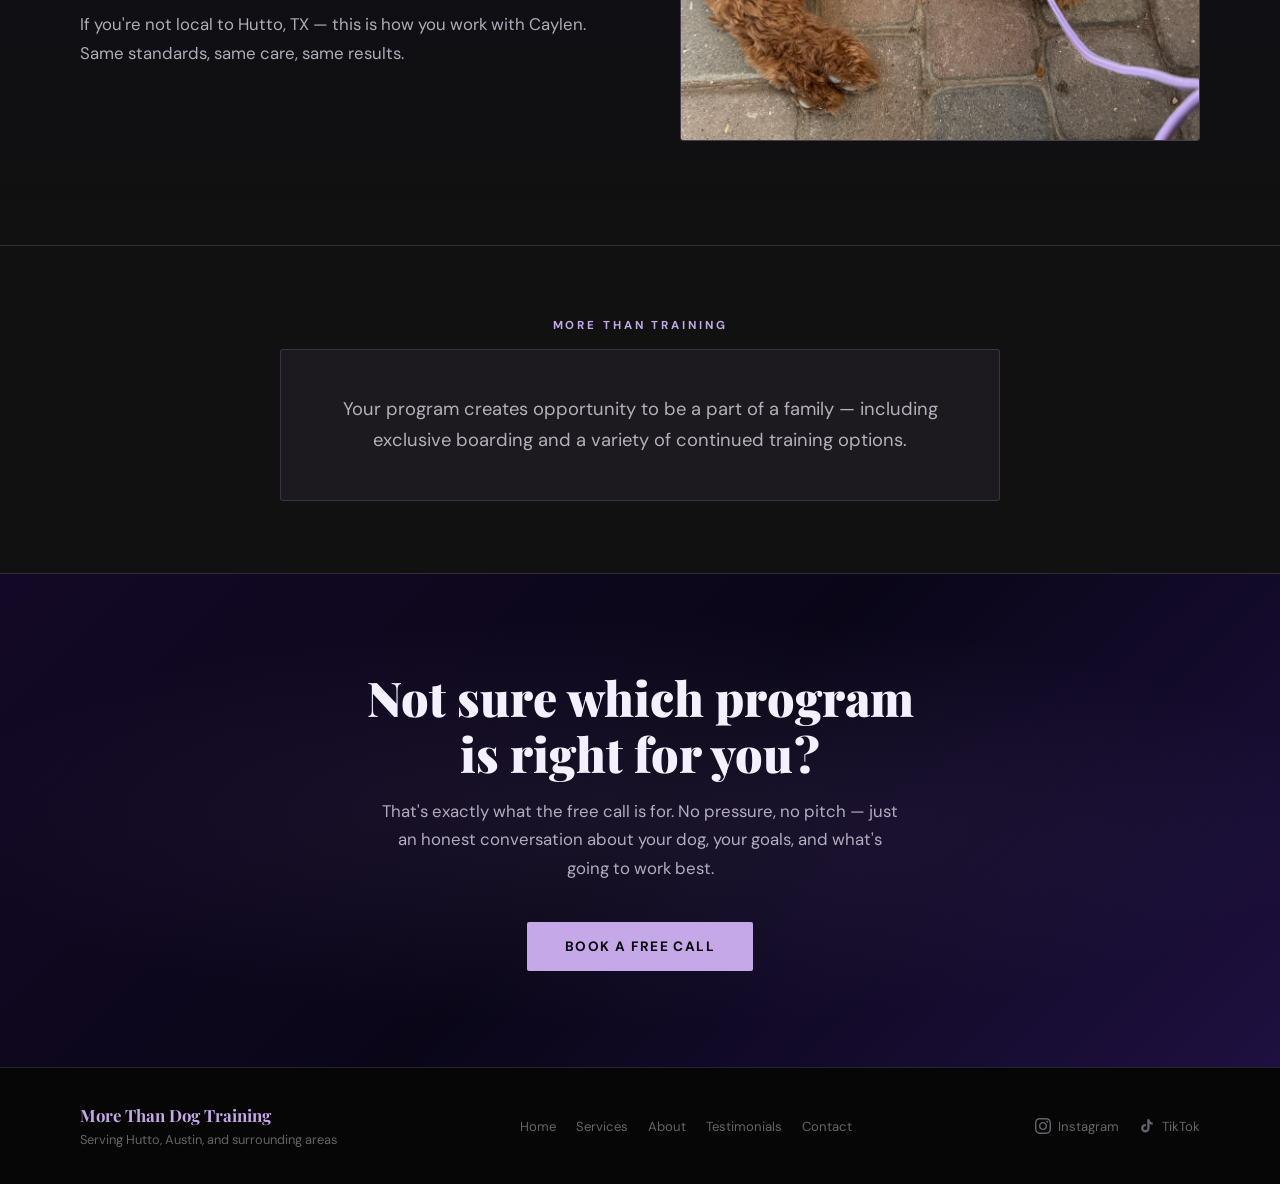
<file: services.html>
<!DOCTYPE html>
<html lang="en">
<head>
  <meta charset="UTF-8">
  <meta name="viewport" content="width=device-width, initial-scale=1.0">
  <link rel="icon" type="image/png" href="logo.png.png">
  <title>Training Programs | More Than Dog Training</title>
  <link rel="preconnect" href="https://fonts.googleapis.com">
  <link rel="preconnect" href="https://fonts.gstatic.com" crossorigin>
  <link href="https://fonts.googleapis.com/css2?family=Playfair+Display:ital,wght@0,700;0,900;1,700&family=DM+Sans:opsz,wght@9..40,300;9..40,400;9..40,500;9..40,600;9..40,700&display=swap" rel="stylesheet">
  <link rel="stylesheet" href="styles.css">

  <style>
    /* ─── SERVICE SECTIONS ───────────────────────────────── */
    .service-block {
      padding: 6.5rem 2rem;
      position: relative;
      overflow: hidden;
    }

    .service-block--alt {
      background: var(--black-soft);
    }

    .service-block--alt::before {
      content: '';
      position: absolute;
      top: -200px; right: -200px;
      width: 600px; height: 600px;
      background: radial-gradient(circle, rgba(107, 79, 160, 0.10) 0%, transparent 70%);
      pointer-events: none;
    }

    .service-block--plain {
      background: var(--black);
      border-top: 1px solid var(--border);
    }

    .service-block--deep {
      background: linear-gradient(180deg, #0C0818 0%, var(--black-soft) 100%);
      border-top: 1px solid var(--border);
    }

    .service-inner {
      display: grid;
      grid-template-columns: 1fr 1fr;
      gap: 5rem;
      align-items: center;
      max-width: 1120px;
      margin: 0 auto;
    }

    .service-inner--reverse { direction: rtl; }
    .service-inner--reverse > * { direction: ltr; }

    .service-text p {
      color: var(--white-dim);
      font-size: 1.05rem;
      line-height: 1.78;
      margin-bottom: 1.4rem;
    }

    .service-badge {
      display: inline-block;
      background: rgba(196, 168, 232, 0.10);
      color: var(--lavender);
      font-size: 0.68rem;
      font-weight: 700;
      letter-spacing: 0.18em;
      text-transform: uppercase;
      padding: 0.38rem 0.9rem;
      border-radius: 2px;
      margin-bottom: 1.2rem;
      border: 1px solid rgba(196, 168, 232, 0.2);
    }

    .service-headline {
      font-family: var(--font-display);
      font-size: clamp(2rem, 4.5vw, 3.2rem);
      font-weight: 900;
      line-height: 1.1;
      color: var(--white);
      margin-bottom: 1.5rem;
    }

    .service-headline em {
      font-style: italic;
      color: var(--lavender);
    }

    .service-detail {
      display: flex;
      align-items: center;
      gap: 0.65rem;
      font-size: 0.8rem;
      font-weight: 700;
      letter-spacing: 0.12em;
      text-transform: uppercase;
      color: var(--lavender);
      margin-bottom: 1.75rem;
    }

    .service-detail::before {
      content: '';
      display: block;
      width: 24px; height: 1px;
      background: var(--lavender);
      flex-shrink: 0;
    }

    /* ─── INTRO STRIP ────────────────────────────────────── */
    .services-intro-strip {
      background: var(--black-soft);
      border-bottom: 1px solid var(--border);
      padding: 3rem 2rem;
      text-align: center;
    }

    .services-intro-strip p {
      max-width: 680px;
      margin: 0 auto;
      color: var(--white-dim);
      font-size: 1.05rem;
      line-height: 1.75;
    }

    /* ─── FAMILY NOTE ────────────────────────────────────── */
    .family-note {
      background: var(--black-soft);
      border-top: 1px solid var(--border);
      border-bottom: 1px solid var(--border);
      padding: 4.5rem 2rem;
      text-align: center;
    }

    .family-note-card {
      max-width: 720px;
      margin: 0 auto;
      background: rgba(196, 168, 232, 0.06);
      border: 1px solid rgba(196, 168, 232, 0.18);
      border-radius: 3px;
      padding: 2.75rem 2.5rem;
    }

    .family-note-text {
      color: var(--white-dim);
      font-size: 1.15rem;
      line-height: 1.7;
      margin: 0;
    }

    /* ─── BOTTOM CTA STRIP ───────────────────────────────── */
    .cta-strip {
      padding: 6rem 2rem;
      background: linear-gradient(135deg, #130926 0%, #0A0618 50%, #1E1040 100%);
      text-align: center;
      position: relative;
      overflow: hidden;
    }

    .cta-strip::before {
      content: '';
      position: absolute;
      inset: 0;
      background: radial-gradient(ellipse 80% 60% at 50% 50%, rgba(196, 168, 232, 0.08) 0%, transparent 70%);
      pointer-events: none;
    }

    .cta-strip .container { position: relative; z-index: 1; }

    .cta-strip-headline {
      font-family: var(--font-display);
      font-size: clamp(2rem, 4vw, 3rem);
      font-weight: 900;
      color: var(--white);
      margin-bottom: 1rem;
      line-height: 1.15;
    }

    .cta-strip-sub {
      color: var(--white-dim);
      font-size: 1.05rem;
      line-height: 1.7;
      max-width: 520px;
      margin: 0 auto 2.5rem;
    }

    /* ─── RESPONSIVE ─────────────────────────────────────── */
    @media (max-width: 900px) {
      .service-inner {
        grid-template-columns: 1fr;
        gap: 3rem;
      }

      .service-inner--reverse { direction: ltr; }
    }
  </style>
</head>

<body>

  <!-- ─── NAV ──────────────────────────────────────────────── -->
  <nav aria-label="Main navigation">
    <a href="index.html" class="nav-brand">
      <img src="logo.png.png" alt="More Than Dog Training logo" style="height:70px;width:auto;display:block;">
    </a>
    <div class="nav-links" id="navLinks">
      <a href="index.html">Home</a>
      <a href="services.html" class="active">Services</a>
      <a href="about.html">About</a>
      <a href="testimonials.html">Testimonials</a>
      <a href="follow.html">Follow Along</a>
      <a href="contact.html">Contact</a>
    </div>
    <div class="nav-right">
      <button class="nav-hamburger" id="navHamburger" aria-label="Toggle menu" aria-expanded="false">
        <span></span><span></span><span></span>
      </button>
      <a href="https://tidycal.com/caylen/consultation" target="_blank" rel="noopener noreferrer" class="nav-cta">Book a Free Call</a>
    </div>
  </nav>


  <!-- ─── PAGE HERO ────────────────────────────────────────── -->
  <div class="page-hero">
    <div class="container">
      <span class="page-eyebrow">Training Programs</span>
      <h1 class="page-headline">Built for <em>Real Results.</em><br>Not Just Good Moments.</h1>
      <p class="page-sub">Every program is tailored to your dog. No cookie-cutter plans, no pressure. Just honest training that works — in real life, not just in a controlled setting.</p>
    </div>
  </div>

  <div class="services-intro-strip">
    <p>We offer three ways to work together, designed for dogs at every stage and owners in every situation. Every plan is custom — you'll talk through all of that on your free discovery call.</p>
  </div>


  <!-- ─── SERVICE 1: BOARD & TRAIN ─────────────────────────── -->
  <div class="service-block service-block--alt" id="board-train">
    <div class="service-inner">

      <div class="service-text">
        <div class="service-badge">Most Popular</div>
        <h2 class="service-headline reveal">Board &amp; Train —<br><em>4 Weeks, Full Immersion</em></h2>
        <div class="service-detail reveal reveal-d1">Lives with Caylen · Hutto, TX</div>
        <p class="reveal reveal-d2">
          This is the deep end. Your dog comes to live with Caylen — in her home, not a typical, noisy kennel — for four full weeks of focused, daily training. They experience a calm, home environment, go on outings, and work through everything that matters to you.
        </p>
        <p class="reveal reveal-d3">
          The result? Dogs that come home with rock-solid obedience, reliable off-leash recall, and the ability to stay calm and focused in real-world situations — busy parks, patios, trails, crowds. Not just in a training field.
        </p>
        <p class="reveal reveal-d3">
          The program wraps with a full handoff session where Caylen walks you through exactly how your dog has been trained, so you can maintain everything they've learned. You're not left on your own.
        </p>
      </div>

      <div class="reveal reveal-d2">
        <img src="IMG_4511.JPG" alt="Board and train program" style="width:100%;aspect-ratio:3/4;object-fit:cover;object-position:top;border-radius:3px;border:1.5px solid rgba(196,168,232,0.3);display:block;">
      </div>

    </div>
  </div>


  <!-- ─── SERVICE 2: PRIVATE TRAINING ─────────────────────── -->
  <div class="service-block service-block--plain" id="private-training">
    <div class="service-inner service-inner--reverse">

      <div class="service-text">
        <div class="service-badge">In-Person</div>
        <h2 class="service-headline reveal">Private Training —<br><em>Focused, One-on-One</em></h2>
        <div class="service-detail reveal reveal-d1">At Caylen's Location · Hutto, TX</div>
        <p class="reveal reveal-d2">
          Sessions are held at Caylen's location in Hutto, TX — with the option to move into nearby real-world environments so your dog learns to perform where it counts, not just in a training field.
        </p>
        <p class="reveal reveal-d3">
          Whether you're working on basic obedience, leash manners, recall, reactivity, or building on existing skills, sessions are completely customized to where your dog is right now and where you want them to go.
        </p>
        <p class="reveal reveal-d3">
          You'll be hands-on throughout the process, learning how to communicate clearly with your dog so the training sticks long after the session ends.
        </p>
      </div>

      <div class="reveal reveal-d2">
        <img src="IMG_3982.JPG" alt="Private training session" style="width:100%;aspect-ratio:3/4;object-fit:cover;object-position:top;border-radius:3px;border:1.5px solid rgba(196,168,232,0.3);display:block;">
      </div>

    </div>
  </div>


  <!-- ─── SERVICE 3: VIRTUAL TRAINING ─────────────────────── -->
  <div class="service-block service-block--deep" id="virtual-training">
    <div class="service-inner">

      <div class="service-text">
        <div class="service-badge">Available Everywhere</div>
        <h2 class="service-headline reveal">Virtual Training —<br><em>Wherever You Are</em></h2>
        <div class="service-detail reveal reveal-d1">Online · Available Everywhere</div>
        <p class="reveal reveal-d2">
          Distance doesn't have to be a barrier. Virtual training brings Caylen's expertise directly to you — your home, your neighborhood, your real environment — through video sessions that are just as focused and personalized as in-person work.
        </p>
        <p class="reveal reveal-d3">
          Virtual sessions work especially well for foundational obedience, reactivity management, and owners who want to understand the "why" behind the training, not just the "what." You'll get clear, actionable guidance you can implement immediately.
        </p>
        <p class="reveal reveal-d3">
          If you're not local to Hutto, TX — this is how you work with Caylen. Same standards, same care, same results.
        </p>
      </div>

      <div class="reveal reveal-d2">
        <img src="IMG_3235.jpg" alt="Virtual training session" style="width:100%;aspect-ratio:3/4;object-fit:cover;object-position:top;border-radius:3px;border:1.5px solid rgba(196,168,232,0.3);display:block;">
      </div>

    </div>
  </div>


  <!-- ─── FAMILY NOTE ───────────────────────────────────────── -->
  <div class="family-note">
    <div class="container">
      <span class="eyebrow reveal" style="text-align:center;">More Than Training</span>
      <div class="family-note-card reveal reveal-d1">
        <p class="family-note-text">Your program creates opportunity to be a part of a family — including exclusive boarding and a variety of continued training options.</p>
      </div>
    </div>
  </div>


  <!-- ─── BOTTOM CTA ────────────────────────────────────────── -->
  <div class="cta-strip">
    <div class="container">
      <h2 class="cta-strip-headline reveal">Not sure which program<br>is right for you?</h2>
      <p class="cta-strip-sub reveal reveal-d1">That's exactly what the free call is for. No pressure, no pitch — just an honest conversation about your dog, your goals, and what's going to work best.</p>
      <a href="https://tidycal.com/caylen/consultation" target="_blank" rel="noopener noreferrer" class="btn-primary reveal reveal-d2">Book a Free Call</a>
    </div>
  </div>


  <!-- ─── FOOTER ────────────────────────────────────────────── -->
  <footer>
    <div class="footer-inner">
      <div>
        <div class="footer-brand">More Than Dog Training</div>
        <div class="footer-loc">Serving Hutto, Austin, and surrounding areas</div>
      </div>
      <nav class="footer-nav" aria-label="Site links">
        <a href="index.html">Home</a>
        <a href="services.html">Services</a>
        <a href="about.html">About</a>
        <a href="testimonials.html">Testimonials</a>
        <a href="contact.html">Contact</a>
      </nav>
      <nav class="footer-links" aria-label="Social media links">
        <a href="https://www.instagram.com/morethandogtraining_" target="_blank" rel="noopener noreferrer">
          <svg viewBox="0 0 24 24" fill="currentColor" aria-hidden="true"><path d="M12 2.163c3.204 0 3.584.012 4.85.07 3.252.148 4.771 1.691 4.919 4.919.058 1.265.069 1.645.069 4.849 0 3.205-.012 3.584-.069 4.849-.149 3.225-1.664 4.771-4.919 4.919-1.266.058-1.644.07-4.85.07-3.204 0-3.584-.012-4.849-.07-3.26-.149-4.771-1.699-4.919-4.92-.058-1.265-.07-1.644-.07-4.849 0-3.204.013-3.583.07-4.849.149-3.227 1.664-4.771 4.919-4.919 1.266-.057 1.645-.069 4.849-.069zm0-2.163c-3.259 0-3.667.014-4.947.072-4.358.2-6.78 2.618-6.98 6.98-.059 1.281-.073 1.689-.073 4.948 0 3.259.014 3.668.072 4.948.2 4.358 2.618 6.78 6.98 6.98 1.281.058 1.689.072 4.948.072 3.259 0 3.668-.014 4.948-.072 4.354-.2 6.782-2.618 6.979-6.98.059-1.28.073-1.689.073-4.948 0-3.259-.014-3.667-.072-4.947-.196-4.354-2.617-6.78-6.979-6.98-1.281-.059-1.69-.073-4.949-.073zm0 5.838c-3.403 0-6.162 2.759-6.162 6.162s2.759 6.163 6.162 6.163 6.162-2.759 6.162-6.163c0-3.403-2.759-6.162-6.162-6.162zm0 10.162c-2.209 0-4-1.79-4-4 0-2.209 1.791-4 4-4s4 1.791 4 4c0 2.21-1.791 4-4 4zm6.406-11.845c-.796 0-1.441.645-1.441 1.44s.645 1.44 1.441 1.44c.795 0 1.439-.645 1.439-1.44s-.644-1.44-1.439-1.44z"/></svg>
          Instagram
        </a>
        <a href="https://www.tiktok.com/@morethandogtraining" target="_blank" rel="noopener noreferrer">
          <svg viewBox="0 0 24 24" fill="currentColor" aria-hidden="true"><path d="M19.59 6.69a4.83 4.83 0 0 1-3.77-4.25V2h-3.45v13.67a2.89 2.89 0 0 1-2.88 2.5 2.89 2.89 0 0 1-2.89-2.89 2.89 2.89 0 0 1 2.89-2.89c.28 0 .54.04.79.1V9.01a6.27 6.27 0 0 0-.79-.05 6.34 6.34 0 0 0-6.34 6.34 6.34 6.34 0 0 0 6.34 6.34 6.34 6.34 0 0 0 6.33-6.34V8.69a8.18 8.18 0 0 0 4.78 1.52V6.76a4.85 4.85 0 0 1-1.01-.07z"/></svg>
          TikTok
        </a>
      </nav>
    </div>
  </footer>


  <!-- ─── JAVASCRIPT ────────────────────────────────────────── -->
  <script>
    const revealObserver = new IntersectionObserver(
      entries => entries.forEach(e => {
        if (e.isIntersecting) { e.target.classList.add('visible'); revealObserver.unobserve(e.target); }
      }),
      { threshold: 0.12, rootMargin: '0px 0px -48px 0px' }
    );
    document.querySelectorAll('.reveal').forEach(el => revealObserver.observe(el));

    const mainNav = document.querySelector('nav');
    window.addEventListener('scroll', () => {
      mainNav.style.padding = window.scrollY > 60 ? '0.75rem 2.5rem' : '1.1rem 2.5rem';
    }, { passive: true });

    const hamburger = document.getElementById('navHamburger');
    const navLinks  = document.getElementById('navLinks');
    if (hamburger) {
      hamburger.addEventListener('click', () => {
        const isOpen = navLinks.classList.toggle('open');
        hamburger.setAttribute('aria-expanded', String(isOpen));
      });
    }
  </script>

</body>
</html>
</file>
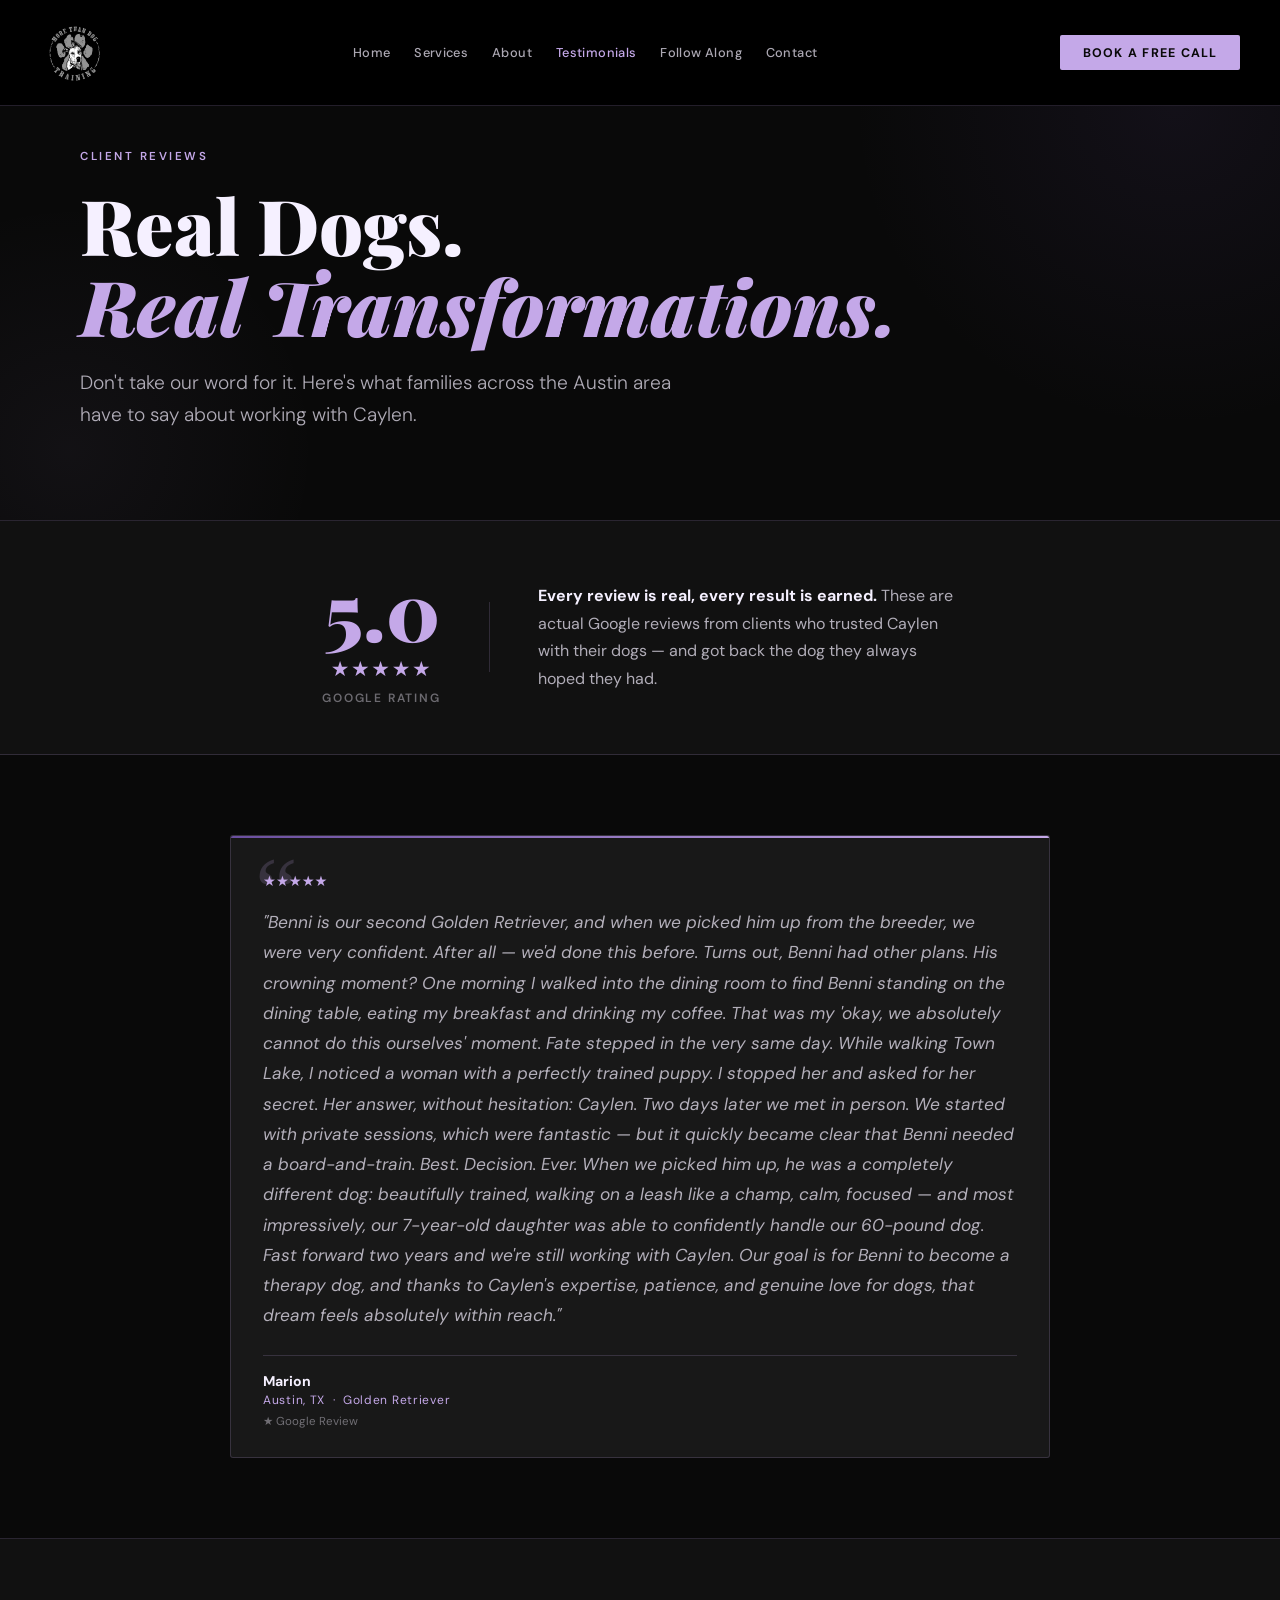
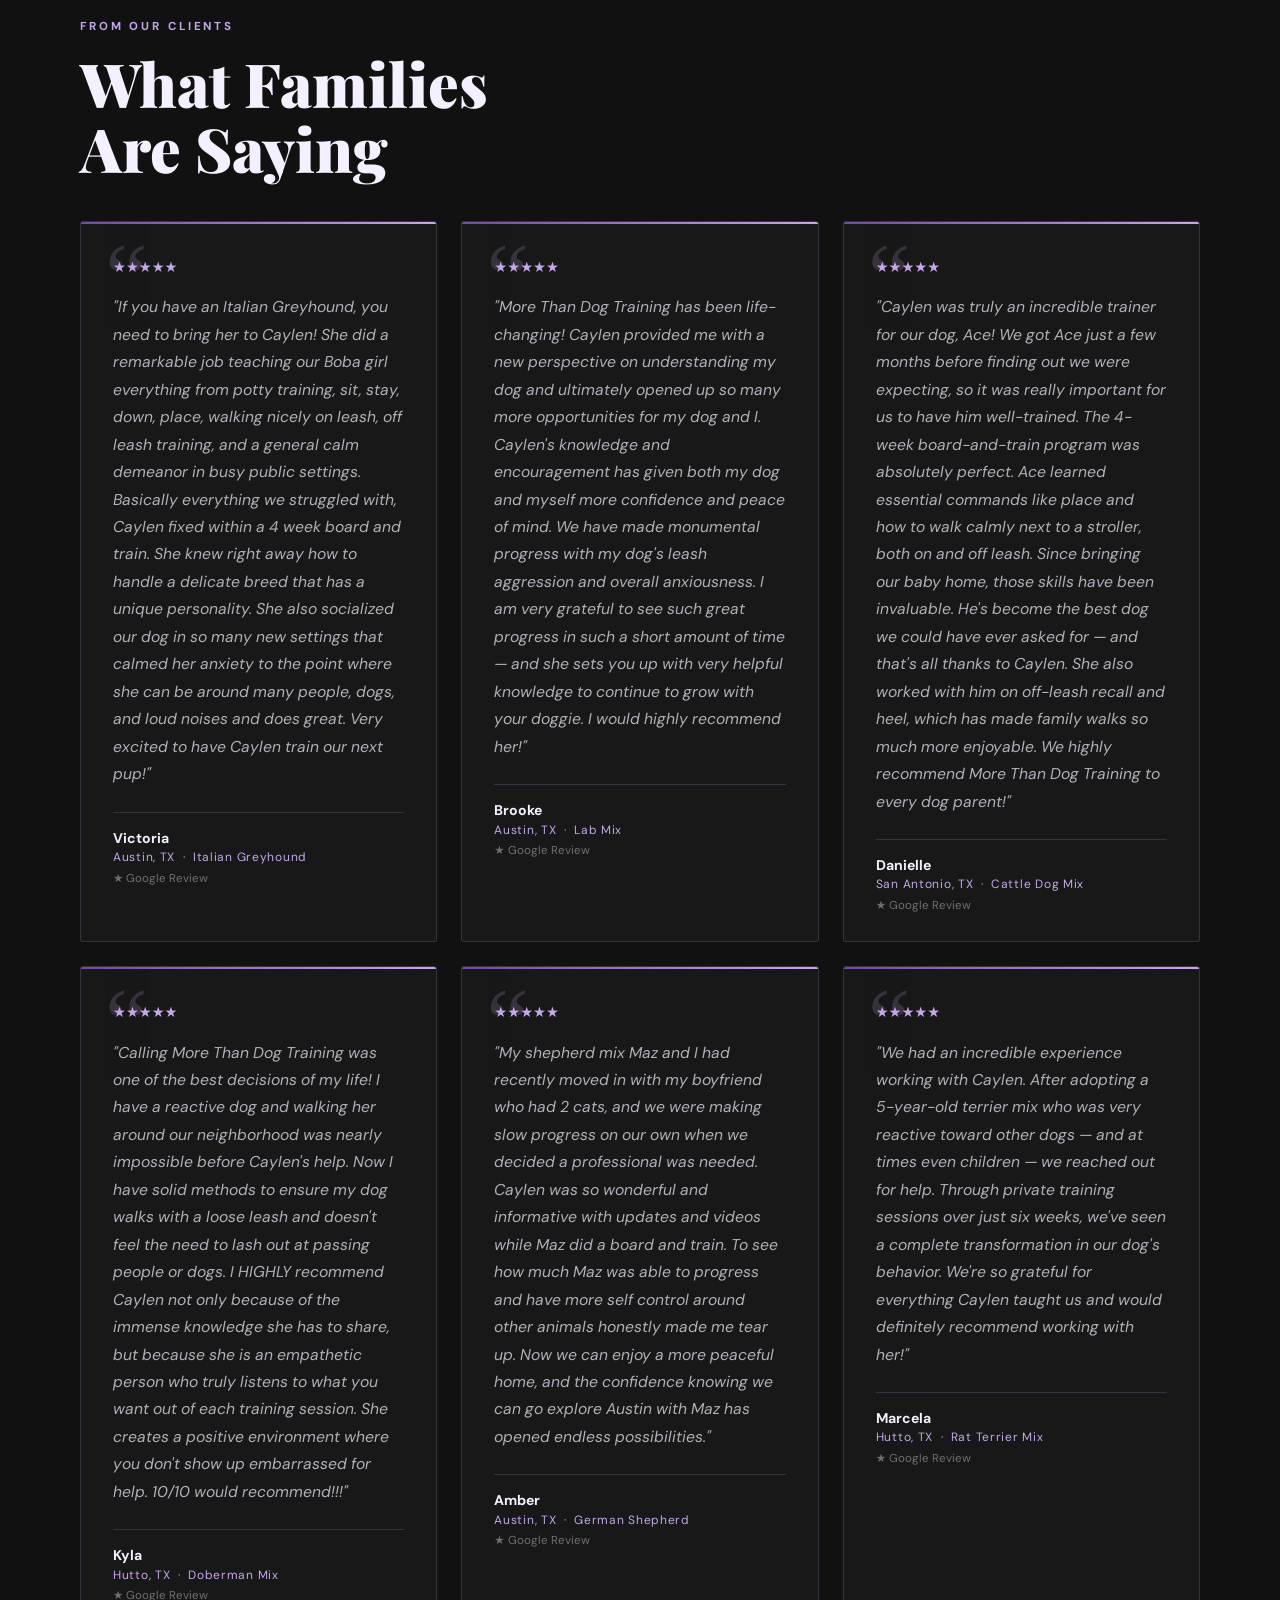
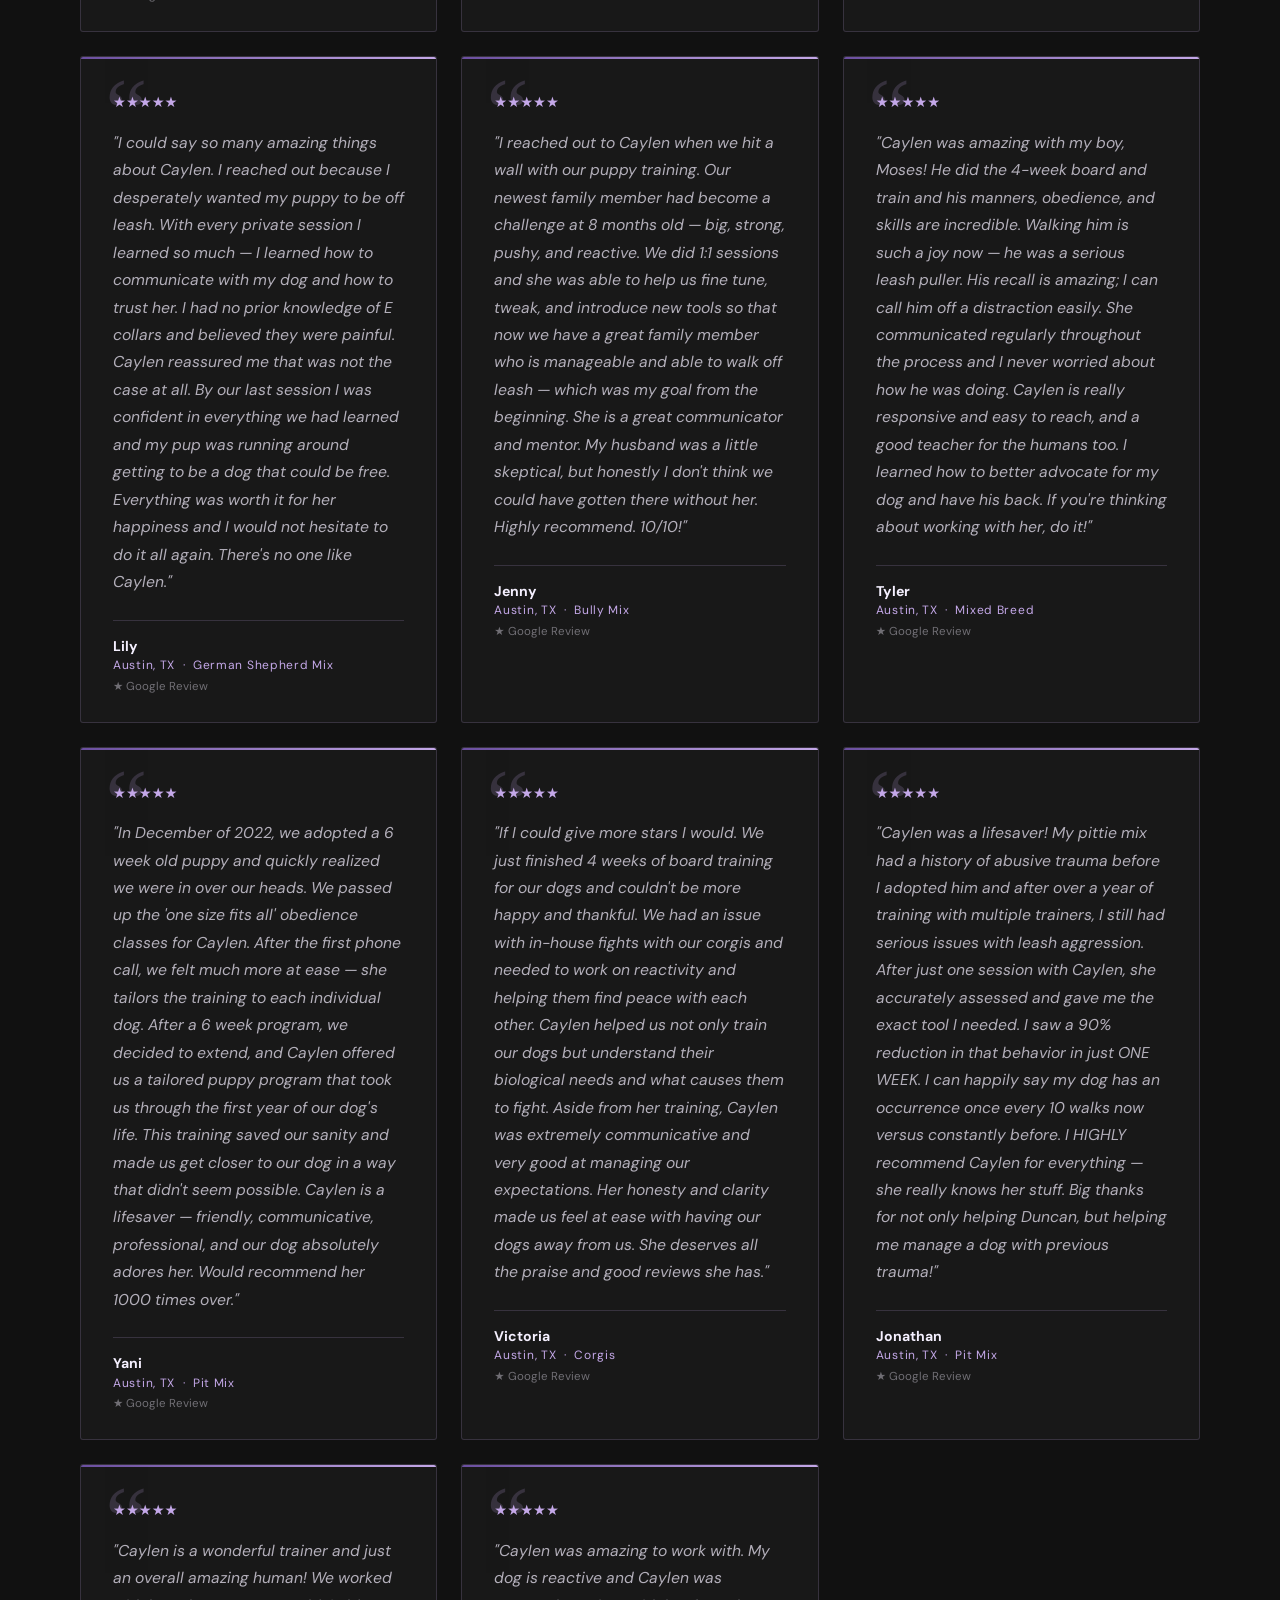
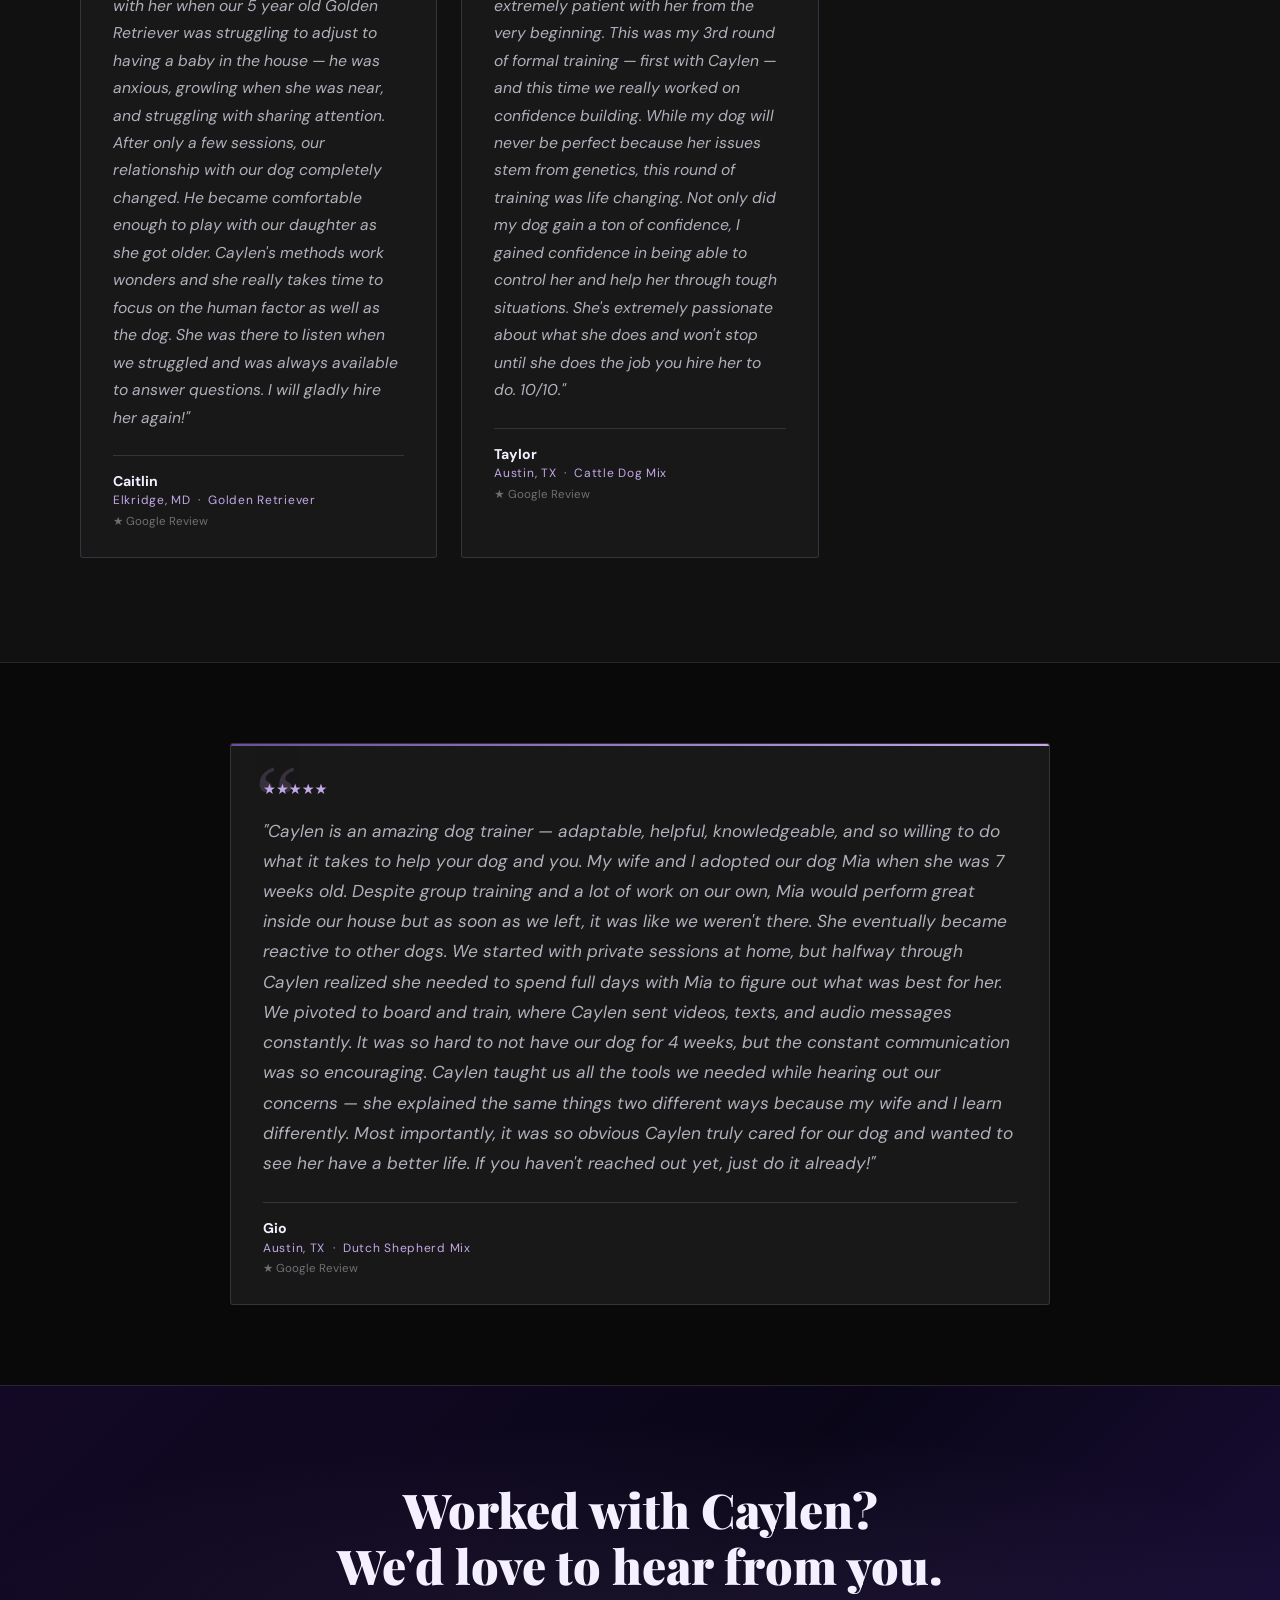
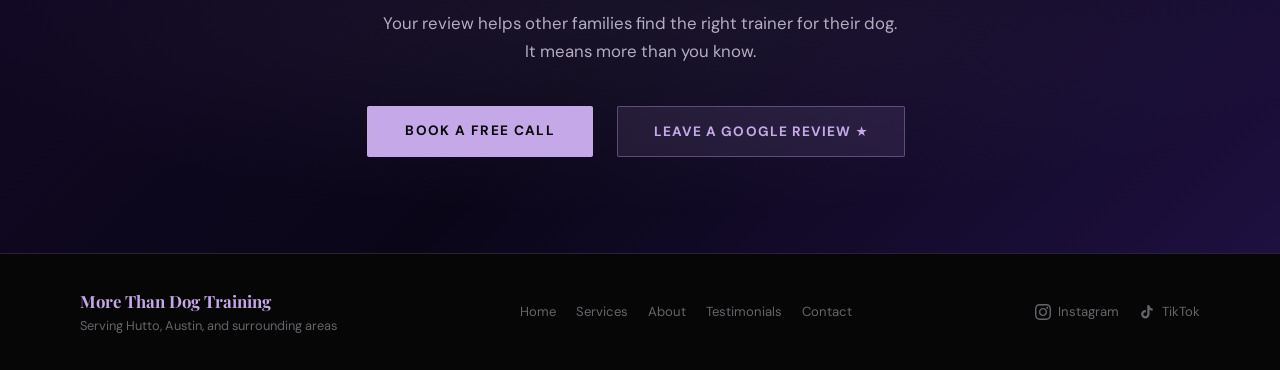
<file: testimonials.html>
<!DOCTYPE html>
<html lang="en">
<head>
  <meta charset="UTF-8">
  <meta name="viewport" content="width=device-width, initial-scale=1.0">
  <link rel="icon" type="image/png" href="logo.png.png">
  <title>Client Reviews | More Than Dog Training</title>
  <link rel="preconnect" href="https://fonts.googleapis.com">
  <link rel="preconnect" href="https://fonts.gstatic.com" crossorigin>
  <link href="https://fonts.googleapis.com/css2?family=Playfair+Display:ital,wght@0,700;0,900;1,700&family=DM+Sans:opsz,wght@9..40,300;9..40,400;9..40,500;9..40,600;9..40,700&display=swap" rel="stylesheet">
  <link rel="stylesheet" href="styles.css">

  <style>
    /* ─── RATING HEADER STRIP ────────────────────────────── */
    .rating-strip {
      background: var(--black-soft);
      border-bottom: 1px solid var(--border);
      padding: 3rem 2rem;
    }

    .rating-inner {
      max-width: 1120px;
      margin: 0 auto;
      display: flex;
      align-items: center;
      justify-content: center;
      gap: 3rem;
      flex-wrap: wrap;
    }

    .rating-score {
      text-align: center;
    }

    .rating-num {
      font-family: var(--font-display);
      font-size: 5rem;
      font-weight: 900;
      color: var(--lavender);
      line-height: 1;
    }

    .rating-stars {
      font-size: 1.3rem;
      color: var(--lavender);
      letter-spacing: 0.08em;
      margin: 0.35rem 0 0.5rem;
    }

    .rating-label {
      font-size: 0.75rem;
      font-weight: 600;
      letter-spacing: 0.15em;
      text-transform: uppercase;
      color: var(--white-faint);
    }

    .rating-divider {
      width: 1px;
      height: 70px;
      background: var(--border);
    }

    .rating-blurb {
      max-width: 420px;
    }

    .rating-blurb p {
      color: var(--white-dim);
      font-size: 1rem;
      line-height: 1.72;
    }

    .rating-blurb strong {
      color: var(--white);
    }

    /* ─── FEATURED REVIEW ────────────────────────────────── */
    .featured-review-section {
      padding: 5rem 2rem;
      background: var(--black);
      border-bottom: 1px solid var(--border);
    }

    /* ─── REVIEWS GRID ───────────────────────────────────── */
    .reviews-section {
      padding: 5rem 2rem 6.5rem;
      background: var(--black-soft);
    }

    .reviews-grid {
      display: grid;
      grid-template-columns: repeat(auto-fit, minmax(320px, 1fr));
      gap: 1.5rem;
      max-width: 1120px;
      margin: 2.5rem auto 0;
    }

    /* Client photo inside card */
    .testi-client-photo {
      width: 44px;
      height: 44px;
      border-radius: 50%;
      border: 1.5px solid rgba(196, 168, 232, 0.3);
      overflow: hidden;
      flex-shrink: 0;
    }

    .testi-author-row {
      display: flex;
      align-items: center;
      gap: 0.85rem;
      border-top: 1px solid var(--border);
      padding-top: 1rem;
    }

    .testi-author-text {
      display: flex;
      flex-direction: column;
      gap: 0.12rem;
    }

    /* ─── SECOND FEATURED ────────────────────────────────── */
    .featured2-section {
      padding: 5rem 2rem;
      background: var(--black);
      border-top: 1px solid var(--border);
      border-bottom: 1px solid var(--border);
    }

    /* ─── LEAVE A REVIEW ─────────────────────────────────── */
    .leave-review-section {
      padding: 6rem 2rem;
      background: linear-gradient(135deg, #130926 0%, #0A0618 50%, #1E1040 100%);
      text-align: center;
      position: relative;
      overflow: hidden;
    }

    .leave-review-section::before {
      content: '';
      position: absolute;
      inset: 0;
      background: radial-gradient(ellipse 80% 60% at 50% 50%, rgba(196, 168, 232, 0.08) 0%, transparent 70%);
      pointer-events: none;
    }

    .leave-review-section .container { position: relative; z-index: 1; }

    .leave-review-headline {
      font-family: var(--font-display);
      font-size: clamp(2rem, 4vw, 3rem);
      font-weight: 900;
      color: var(--white);
      margin-bottom: 1rem;
      line-height: 1.15;
    }

    .leave-review-sub {
      color: var(--white-dim);
      font-size: 1.05rem;
      line-height: 1.7;
      max-width: 520px;
      margin: 0 auto 2.5rem;
    }

    .btn-google {
      display: inline-flex;
      align-items: center;
      gap: 0.75rem;
      background: rgba(196, 168, 232, 0.1);
      color: var(--lavender);
      padding: 1rem 2.2rem;
      font-size: 0.85rem;
      font-weight: 700;
      letter-spacing: 0.08em;
      text-transform: uppercase;
      text-decoration: none;
      border-radius: 2px;
      border: 1.5px solid rgba(196, 168, 232, 0.35);
      transition: background 0.25s, transform 0.25s;
      font-family: var(--font-body);
      margin: 0 0.5rem;
    }

    .btn-google:hover {
      background: rgba(196, 168, 232, 0.2);
      transform: translateY(-2px);
    }

    .review-btns {
      display: flex;
      gap: 1rem;
      justify-content: center;
      flex-wrap: wrap;
    }

    /* ─── RESPONSIVE ─────────────────────────────────────── */
    @media (max-width: 640px) {
      .rating-inner { flex-direction: column; gap: 1.5rem; }
      .rating-divider { width: 60px; height: 1px; }
    }
  </style>
</head>

<body>

  <!-- ─── NAV ──────────────────────────────────────────────── -->
  <nav aria-label="Main navigation">
    <a href="index.html" class="nav-brand">
      <img src="logo.png.png" alt="More Than Dog Training logo" style="height:70px;width:auto;display:block;">
    </a>
    <div class="nav-links" id="navLinks">
      <a href="index.html">Home</a>
      <a href="services.html">Services</a>
      <a href="about.html">About</a>
      <a href="testimonials.html" class="active">Testimonials</a>
      <a href="follow.html">Follow Along</a>
      <a href="contact.html">Contact</a>
    </div>
    <div class="nav-right">
      <button class="nav-hamburger" id="navHamburger" aria-label="Toggle menu" aria-expanded="false">
        <span></span><span></span><span></span>
      </button>
      <a href="https://tidycal.com/caylen/consultation" target="_blank" rel="noopener noreferrer" class="nav-cta">Book a Free Call</a>
    </div>
  </nav>


  <!-- ─── PAGE HERO ────────────────────────────────────────── -->
  <div class="page-hero">
    <div class="container">
      <span class="page-eyebrow">Client Reviews</span>
      <h1 class="page-headline">Real Dogs.<br><em>Real Transformations.</em></h1>
      <p class="page-sub">Don't take our word for it. Here's what families across the Austin area have to say about working with Caylen.</p>
    </div>
  </div>


  <!-- ─── RATING STRIP ─────────────────────────────────────── -->
  <div class="rating-strip">
    <div class="rating-inner">
      <div class="rating-score reveal">
        <div class="rating-num">5.0</div>
        <div class="rating-stars">★★★★★</div>
        <div class="rating-label">Google Rating</div>
      </div>
      <div class="rating-divider reveal reveal-d1"></div>
      <div class="rating-blurb reveal reveal-d2">
        <p><strong>Every review is real, every result is earned.</strong> These are actual Google reviews from clients who trusted Caylen with their dogs — and got back the dog they always hoped they had.</p>
      </div>
    </div>
  </div>


  <!-- ─── FEATURED REVIEW 1 ────────────────────────────────── -->
  <div class="featured-review-section">
    <div class="testi-grid testi-grid--single" style="max-width:820px;">
      <div class="testi-card testi-card--featured reveal">
        <div class="testi-mark" aria-hidden="true">&ldquo;</div>
        <div class="testi-stars" aria-label="5 out of 5 stars">★★★★★</div>
        <p class="testi-text">"Benni is our second Golden Retriever, and when we picked him up from the breeder, we were very confident. After all — we'd done this before. Turns out, Benni had other plans. His crowning moment? One morning I walked into the dining room to find Benni standing on the dining table, eating my breakfast and drinking my coffee. That was my 'okay, we absolutely cannot do this ourselves' moment. Fate stepped in the very same day. While walking Town Lake, I noticed a woman with a perfectly trained puppy. I stopped her and asked for her secret. Her answer, without hesitation: Caylen. Two days later we met in person. We started with private sessions, which were fantastic — but it quickly became clear that Benni needed a board-and-train. Best. Decision. Ever. When we picked him up, he was a completely different dog: beautifully trained, walking on a leash like a champ, calm, focused — and most impressively, our 7-year-old daughter was able to confidently handle our 60-pound dog. Fast forward two years and we're still working with Caylen. Our goal is for Benni to become a therapy dog, and thanks to Caylen's expertise, patience, and genuine love for dogs, that dream feels absolutely within reach."</p>
        <div class="testi-author">
          <span class="testi-name">Marion</span>
          <span class="testi-detail">Austin, TX &nbsp;·&nbsp; Golden Retriever</span>
          <span class="testi-source">&#9733; Google Review</span>
        </div>
      </div>
    </div>
  </div>


  <!-- ─── REVIEWS GRID ──────────────────────────────────────── -->
  <section class="reviews-section">
    <div style="max-width:1120px;margin:0 auto;">
      <span class="eyebrow reveal">From Our Clients</span>
      <h2 class="section-headline reveal reveal-d1">What Families<br>Are Saying</h2>
    </div>

    <div class="reviews-grid">

      <div class="testi-card reveal">
        <div class="testi-mark" aria-hidden="true">&ldquo;</div>
        <div class="testi-stars" aria-label="5 out of 5 stars">★★★★★</div>
        <p class="testi-text">"If you have an Italian Greyhound, you need to bring her to Caylen! She did a remarkable job teaching our Boba girl everything from potty training, sit, stay, down, place, walking nicely on leash, off leash training, and a general calm demeanor in busy public settings. Basically everything we struggled with, Caylen fixed within a 4 week board and train. She knew right away how to handle a delicate breed that has a unique personality. She also socialized our dog in so many new settings that calmed her anxiety to the point where she can be around many people, dogs, and loud noises and does great. Very excited to have Caylen train our next pup!"</p>
        <div class="testi-author">
          <span class="testi-name">Victoria</span>
          <span class="testi-detail">Austin, TX &nbsp;·&nbsp; Italian Greyhound</span>
          <span class="testi-source">&#9733; Google Review</span>
        </div>
      </div>

      <div class="testi-card reveal reveal-d1">
        <div class="testi-mark" aria-hidden="true">&ldquo;</div>
        <div class="testi-stars" aria-label="5 out of 5 stars">★★★★★</div>
        <p class="testi-text">"More Than Dog Training has been life-changing! Caylen provided me with a new perspective on understanding my dog and ultimately opened up so many more opportunities for my dog and I. Caylen's knowledge and encouragement has given both my dog and myself more confidence and peace of mind. We have made monumental progress with my dog's leash aggression and overall anxiousness. I am very grateful to see such great progress in such a short amount of time — and she sets you up with very helpful knowledge to continue to grow with your doggie. I would highly recommend her!"</p>
        <div class="testi-author">
          <span class="testi-name">Brooke</span>
          <span class="testi-detail">Austin, TX &nbsp;·&nbsp; Lab Mix</span>
          <span class="testi-source">&#9733; Google Review</span>
        </div>
      </div>

      <div class="testi-card reveal reveal-d2">
        <div class="testi-mark" aria-hidden="true">&ldquo;</div>
        <div class="testi-stars" aria-label="5 out of 5 stars">★★★★★</div>
        <p class="testi-text">"Caylen was truly an incredible trainer for our dog, Ace! We got Ace just a few months before finding out we were expecting, so it was really important for us to have him well-trained. The 4-week board-and-train program was absolutely perfect. Ace learned essential commands like place and how to walk calmly next to a stroller, both on and off leash. Since bringing our baby home, those skills have been invaluable. He's become the best dog we could have ever asked for — and that's all thanks to Caylen. She also worked with him on off-leash recall and heel, which has made family walks so much more enjoyable. We highly recommend More Than Dog Training to every dog parent!"</p>
        <div class="testi-author">
          <span class="testi-name">Danielle</span>
          <span class="testi-detail">San Antonio, TX &nbsp;·&nbsp; Cattle Dog Mix</span>
          <span class="testi-source">&#9733; Google Review</span>
        </div>
      </div>

      <div class="testi-card reveal reveal-d3">
        <div class="testi-mark" aria-hidden="true">&ldquo;</div>
        <div class="testi-stars" aria-label="5 out of 5 stars">★★★★★</div>
        <p class="testi-text">"Calling More Than Dog Training was one of the best decisions of my life! I have a reactive dog and walking her around our neighborhood was nearly impossible before Caylen's help. Now I have solid methods to ensure my dog walks with a loose leash and doesn't feel the need to lash out at passing people or dogs. I HIGHLY recommend Caylen not only because of the immense knowledge she has to share, but because she is an empathetic person who truly listens to what you want out of each training session. She creates a positive environment where you don't show up embarrassed for help. 10/10 would recommend!!!"</p>
        <div class="testi-author">
          <span class="testi-name">Kyla</span>
          <span class="testi-detail">Hutto, TX &nbsp;·&nbsp; Doberman Mix</span>
          <span class="testi-source">&#9733; Google Review</span>
        </div>
      </div>

      <div class="testi-card reveal reveal-d4">
        <div class="testi-mark" aria-hidden="true">&ldquo;</div>
        <div class="testi-stars" aria-label="5 out of 5 stars">★★★★★</div>
        <p class="testi-text">"My shepherd mix Maz and I had recently moved in with my boyfriend who had 2 cats, and we were making slow progress on our own when we decided a professional was needed. Caylen was so wonderful and informative with updates and videos while Maz did a board and train. To see how much Maz was able to progress and have more self control around other animals honestly made me tear up. Now we can enjoy a more peaceful home, and the confidence knowing we can go explore Austin with Maz has opened endless possibilities."</p>
        <div class="testi-author">
          <span class="testi-name">Amber</span>
          <span class="testi-detail">Austin, TX &nbsp;·&nbsp; German Shepherd</span>
          <span class="testi-source">&#9733; Google Review</span>
        </div>
      </div>

      <div class="testi-card reveal">
        <div class="testi-mark" aria-hidden="true">&ldquo;</div>
        <div class="testi-stars" aria-label="5 out of 5 stars">★★★★★</div>
        <p class="testi-text">"We had an incredible experience working with Caylen. After adopting a 5-year-old terrier mix who was very reactive toward other dogs — and at times even children — we reached out for help. Through private training sessions over just six weeks, we've seen a complete transformation in our dog's behavior. We're so grateful for everything Caylen taught us and would definitely recommend working with her!"</p>
        <div class="testi-author">
          <span class="testi-name">Marcela</span>
          <span class="testi-detail">Hutto, TX &nbsp;·&nbsp; Rat Terrier Mix</span>
          <span class="testi-source">&#9733; Google Review</span>
        </div>
      </div>

      <div class="testi-card reveal reveal-d1">
        <div class="testi-mark" aria-hidden="true">&ldquo;</div>
        <div class="testi-stars" aria-label="5 out of 5 stars">★★★★★</div>
        <p class="testi-text">"I could say so many amazing things about Caylen. I reached out because I desperately wanted my puppy to be off leash. With every private session I learned so much — I learned how to communicate with my dog and how to trust her. I had no prior knowledge of E collars and believed they were painful. Caylen reassured me that was not the case at all. By our last session I was confident in everything we had learned and my pup was running around getting to be a dog that could be free. Everything was worth it for her happiness and I would not hesitate to do it all again. There's no one like Caylen."</p>
        <div class="testi-author">
          <span class="testi-name">Lily</span>
          <span class="testi-detail">Austin, TX &nbsp;·&nbsp; German Shepherd Mix</span>
          <span class="testi-source">&#9733; Google Review</span>
        </div>
      </div>

      <div class="testi-card reveal reveal-d2">
        <div class="testi-mark" aria-hidden="true">&ldquo;</div>
        <div class="testi-stars" aria-label="5 out of 5 stars">★★★★★</div>
        <p class="testi-text">"I reached out to Caylen when we hit a wall with our puppy training. Our newest family member had become a challenge at 8 months old — big, strong, pushy, and reactive. We did 1:1 sessions and she was able to help us fine tune, tweak, and introduce new tools so that now we have a great family member who is manageable and able to walk off leash — which was my goal from the beginning. She is a great communicator and mentor. My husband was a little skeptical, but honestly I don't think we could have gotten there without her. Highly recommend. 10/10!"</p>
        <div class="testi-author">
          <span class="testi-name">Jenny</span>
          <span class="testi-detail">Austin, TX &nbsp;·&nbsp; Bully Mix</span>
          <span class="testi-source">&#9733; Google Review</span>
        </div>
      </div>

      <div class="testi-card reveal reveal-d3">
        <div class="testi-mark" aria-hidden="true">&ldquo;</div>
        <div class="testi-stars" aria-label="5 out of 5 stars">★★★★★</div>
        <p class="testi-text">"Caylen was amazing with my boy, Moses! He did the 4-week board and train and his manners, obedience, and skills are incredible. Walking him is such a joy now — he was a serious leash puller. His recall is amazing; I can call him off a distraction easily. She communicated regularly throughout the process and I never worried about how he was doing. Caylen is really responsive and easy to reach, and a good teacher for the humans too. I learned how to better advocate for my dog and have his back. If you're thinking about working with her, do it!"</p>
        <div class="testi-author">
          <span class="testi-name">Tyler</span>
          <span class="testi-detail">Austin, TX &nbsp;·&nbsp; Mixed Breed</span>
          <span class="testi-source">&#9733; Google Review</span>
        </div>
      </div>

      <div class="testi-card reveal reveal-d4">
        <div class="testi-mark" aria-hidden="true">&ldquo;</div>
        <div class="testi-stars" aria-label="5 out of 5 stars">★★★★★</div>
        <p class="testi-text">"In December of 2022, we adopted a 6 week old puppy and quickly realized we were in over our heads. We passed up the 'one size fits all' obedience classes for Caylen. After the first phone call, we felt much more at ease — she tailors the training to each individual dog. After a 6 week program, we decided to extend, and Caylen offered us a tailored puppy program that took us through the first year of our dog's life. This training saved our sanity and made us get closer to our dog in a way that didn't seem possible. Caylen is a lifesaver — friendly, communicative, professional, and our dog absolutely adores her. Would recommend her 1000 times over."</p>
        <div class="testi-author">
          <span class="testi-name">Yani</span>
          <span class="testi-detail">Austin, TX &nbsp;·&nbsp; Pit Mix</span>
          <span class="testi-source">&#9733; Google Review</span>
        </div>
      </div>

      <div class="testi-card reveal">
        <div class="testi-mark" aria-hidden="true">&ldquo;</div>
        <div class="testi-stars" aria-label="5 out of 5 stars">★★★★★</div>
        <p class="testi-text">"If I could give more stars I would. We just finished 4 weeks of board training for our dogs and couldn't be more happy and thankful. We had an issue with in-house fights with our corgis and needed to work on reactivity and helping them find peace with each other. Caylen helped us not only train our dogs but understand their biological needs and what causes them to fight. Aside from her training, Caylen was extremely communicative and very good at managing our expectations. Her honesty and clarity made us feel at ease with having our dogs away from us. She deserves all the praise and good reviews she has."</p>
        <div class="testi-author">
          <span class="testi-name">Victoria</span>
          <span class="testi-detail">Austin, TX &nbsp;·&nbsp; Corgis</span>
          <span class="testi-source">&#9733; Google Review</span>
        </div>
      </div>

      <div class="testi-card reveal reveal-d1">
        <div class="testi-mark" aria-hidden="true">&ldquo;</div>
        <div class="testi-stars" aria-label="5 out of 5 stars">★★★★★</div>
        <p class="testi-text">"Caylen was a lifesaver! My pittie mix had a history of abusive trauma before I adopted him and after over a year of training with multiple trainers, I still had serious issues with leash aggression. After just one session with Caylen, she accurately assessed and gave me the exact tool I needed. I saw a 90% reduction in that behavior in just ONE WEEK. I can happily say my dog has an occurrence once every 10 walks now versus constantly before. I HIGHLY recommend Caylen for everything — she really knows her stuff. Big thanks for not only helping Duncan, but helping me manage a dog with previous trauma!"</p>
        <div class="testi-author">
          <span class="testi-name">Jonathan</span>
          <span class="testi-detail">Austin, TX &nbsp;·&nbsp; Pit Mix</span>
          <span class="testi-source">&#9733; Google Review</span>
        </div>
      </div>

      <div class="testi-card reveal reveal-d2">
        <div class="testi-mark" aria-hidden="true">&ldquo;</div>
        <div class="testi-stars" aria-label="5 out of 5 stars">★★★★★</div>
        <p class="testi-text">"Caylen is a wonderful trainer and just an overall amazing human! We worked with her when our 5 year old Golden Retriever was struggling to adjust to having a baby in the house — he was anxious, growling when she was near, and struggling with sharing attention. After only a few sessions, our relationship with our dog completely changed. He became comfortable enough to play with our daughter as she got older. Caylen's methods work wonders and she really takes time to focus on the human factor as well as the dog. She was there to listen when we struggled and was always available to answer questions. I will gladly hire her again!"</p>
        <div class="testi-author">
          <span class="testi-name">Caitlin</span>
          <span class="testi-detail">Elkridge, MD &nbsp;·&nbsp; Golden Retriever</span>
          <span class="testi-source">&#9733; Google Review</span>
        </div>
      </div>

      <div class="testi-card reveal reveal-d3">
        <div class="testi-mark" aria-hidden="true">&ldquo;</div>
        <div class="testi-stars" aria-label="5 out of 5 stars">★★★★★</div>
        <p class="testi-text">"Caylen was amazing to work with. My dog is reactive and Caylen was extremely patient with her from the very beginning. This was my 3rd round of formal training — first with Caylen — and this time we really worked on confidence building. While my dog will never be perfect because her issues stem from genetics, this round of training was life changing. Not only did my dog gain a ton of confidence, I gained confidence in being able to control her and help her through tough situations. She's extremely passionate about what she does and won't stop until she does the job you hire her to do. 10/10."</p>
        <div class="testi-author">
          <span class="testi-name">Taylor</span>
          <span class="testi-detail">Austin, TX &nbsp;·&nbsp; Cattle Dog Mix</span>
          <span class="testi-source">&#9733; Google Review</span>
        </div>
      </div>

    </div>
  </section>


  <!-- ─── FEATURED REVIEW 2 ────────────────────────────────── -->
  <div class="featured2-section">
    <div class="testi-grid testi-grid--single" style="max-width:820px;">
      <div class="testi-card testi-card--featured reveal">
        <div class="testi-mark" aria-hidden="true">&ldquo;</div>
        <div class="testi-stars" aria-label="5 out of 5 stars">★★★★★</div>
        <p class="testi-text">"Caylen is an amazing dog trainer — adaptable, helpful, knowledgeable, and so willing to do what it takes to help your dog and you. My wife and I adopted our dog Mia when she was 7 weeks old. Despite group training and a lot of work on our own, Mia would perform great inside our house but as soon as we left, it was like we weren't there. She eventually became reactive to other dogs. We started with private sessions at home, but halfway through Caylen realized she needed to spend full days with Mia to figure out what was best for her. We pivoted to board and train, where Caylen sent videos, texts, and audio messages constantly. It was so hard to not have our dog for 4 weeks, but the constant communication was so encouraging. Caylen taught us all the tools we needed while hearing out our concerns — she explained the same things two different ways because my wife and I learn differently. Most importantly, it was so obvious Caylen truly cared for our dog and wanted to see her have a better life. If you haven't reached out yet, just do it already!"</p>
        <div class="testi-author">
          <span class="testi-name">Gio</span>
          <span class="testi-detail">Austin, TX &nbsp;·&nbsp; Dutch Shepherd Mix</span>
          <span class="testi-source">&#9733; Google Review</span>
        </div>
      </div>
    </div>
  </div>


  <!-- ─── LEAVE A REVIEW ────────────────────────────────────── -->
  <div class="leave-review-section">
    <div class="container">
      <h2 class="leave-review-headline reveal">Worked with Caylen?<br>We'd love to hear from you.</h2>
      <p class="leave-review-sub reveal reveal-d1">Your review helps other families find the right trainer for their dog. It means more than you know.</p>
      <div class="review-btns reveal reveal-d2">
        <a href="https://tidycal.com/caylen/consultation" target="_blank" rel="noopener noreferrer" class="btn-primary">Book a Free Call</a>
        <a href="https://g.page/r/Cc-eKFjCKiUvEAg/review" target="_blank" rel="noopener noreferrer" class="btn-google">
          <!-- Replace YOUR_PLACE_ID with your actual Google Business Place ID -->
          Leave a Google Review ★
        </a>
      </div>
    </div>
  </div>


  <!-- ─── FOOTER ────────────────────────────────────────────── -->
  <footer>
    <div class="footer-inner">
      <div>
        <div class="footer-brand">More Than Dog Training</div>
        <div class="footer-loc">Serving Hutto, Austin, and surrounding areas</div>
      </div>
      <nav class="footer-nav" aria-label="Site links">
        <a href="index.html">Home</a>
        <a href="services.html">Services</a>
        <a href="about.html">About</a>
        <a href="testimonials.html">Testimonials</a>
        <a href="contact.html">Contact</a>
      </nav>
      <nav class="footer-links" aria-label="Social media links">
        <a href="https://www.instagram.com/morethandogtraining_" target="_blank" rel="noopener noreferrer">
          <svg viewBox="0 0 24 24" fill="currentColor" aria-hidden="true"><path d="M12 2.163c3.204 0 3.584.012 4.85.07 3.252.148 4.771 1.691 4.919 4.919.058 1.265.069 1.645.069 4.849 0 3.205-.012 3.584-.069 4.849-.149 3.225-1.664 4.771-4.919 4.919-1.266.058-1.644.07-4.85.07-3.204 0-3.584-.012-4.849-.07-3.26-.149-4.771-1.699-4.919-4.92-.058-1.265-.07-1.644-.07-4.849 0-3.204.013-3.583.07-4.849.149-3.227 1.664-4.771 4.919-4.919 1.266-.057 1.645-.069 4.849-.069zm0-2.163c-3.259 0-3.667.014-4.947.072-4.358.2-6.78 2.618-6.98 6.98-.059 1.281-.073 1.689-.073 4.948 0 3.259.014 3.668.072 4.948.2 4.358 2.618 6.78 6.98 6.98 1.281.058 1.689.072 4.948.072 3.259 0 3.668-.014 4.948-.072 4.354-.2 6.782-2.618 6.979-6.98.059-1.28.073-1.689.073-4.948 0-3.259-.014-3.667-.072-4.947-.196-4.354-2.617-6.78-6.979-6.98-1.281-.059-1.69-.073-4.949-.073zm0 5.838c-3.403 0-6.162 2.759-6.162 6.162s2.759 6.163 6.162 6.163 6.162-2.759 6.162-6.163c0-3.403-2.759-6.162-6.162-6.162zm0 10.162c-2.209 0-4-1.79-4-4 0-2.209 1.791-4 4-4s4 1.791 4 4c0 2.21-1.791 4-4 4zm6.406-11.845c-.796 0-1.441.645-1.441 1.44s.645 1.44 1.441 1.44c.795 0 1.439-.645 1.439-1.44s-.644-1.44-1.439-1.44z"/></svg>
          Instagram
        </a>
        <a href="https://www.tiktok.com/@morethandogtraining" target="_blank" rel="noopener noreferrer">
          <svg viewBox="0 0 24 24" fill="currentColor" aria-hidden="true"><path d="M19.59 6.69a4.83 4.83 0 0 1-3.77-4.25V2h-3.45v13.67a2.89 2.89 0 0 1-2.88 2.5 2.89 2.89 0 0 1-2.89-2.89 2.89 2.89 0 0 1 2.89-2.89c.28 0 .54.04.79.1V9.01a6.27 6.27 0 0 0-.79-.05 6.34 6.34 0 0 0-6.34 6.34 6.34 6.34 0 0 0 6.34 6.34 6.34 6.34 0 0 0 6.33-6.34V8.69a8.18 8.18 0 0 0 4.78 1.52V6.76a4.85 4.85 0 0 1-1.01-.07z"/></svg>
          TikTok
        </a>
      </nav>
    </div>
  </footer>


  <!-- ─── JAVASCRIPT ────────────────────────────────────────── -->
  <script>
    const revealObserver = new IntersectionObserver(
      entries => entries.forEach(e => {
        if (e.isIntersecting) { e.target.classList.add('visible'); revealObserver.unobserve(e.target); }
      }),
      { threshold: 0.12, rootMargin: '0px 0px -48px 0px' }
    );
    document.querySelectorAll('.reveal').forEach(el => revealObserver.observe(el));

    const mainNav = document.querySelector('nav');
    window.addEventListener('scroll', () => {
      mainNav.style.padding = window.scrollY > 60 ? '0.75rem 2.5rem' : '1.1rem 2.5rem';
    }, { passive: true });

    const hamburger = document.getElementById('navHamburger');
    const navLinks  = document.getElementById('navLinks');
    if (hamburger) {
      hamburger.addEventListener('click', () => {
        const isOpen = navLinks.classList.toggle('open');
        hamburger.setAttribute('aria-expanded', String(isOpen));
      });
    }
  </script>

</body>
</html>
</file>
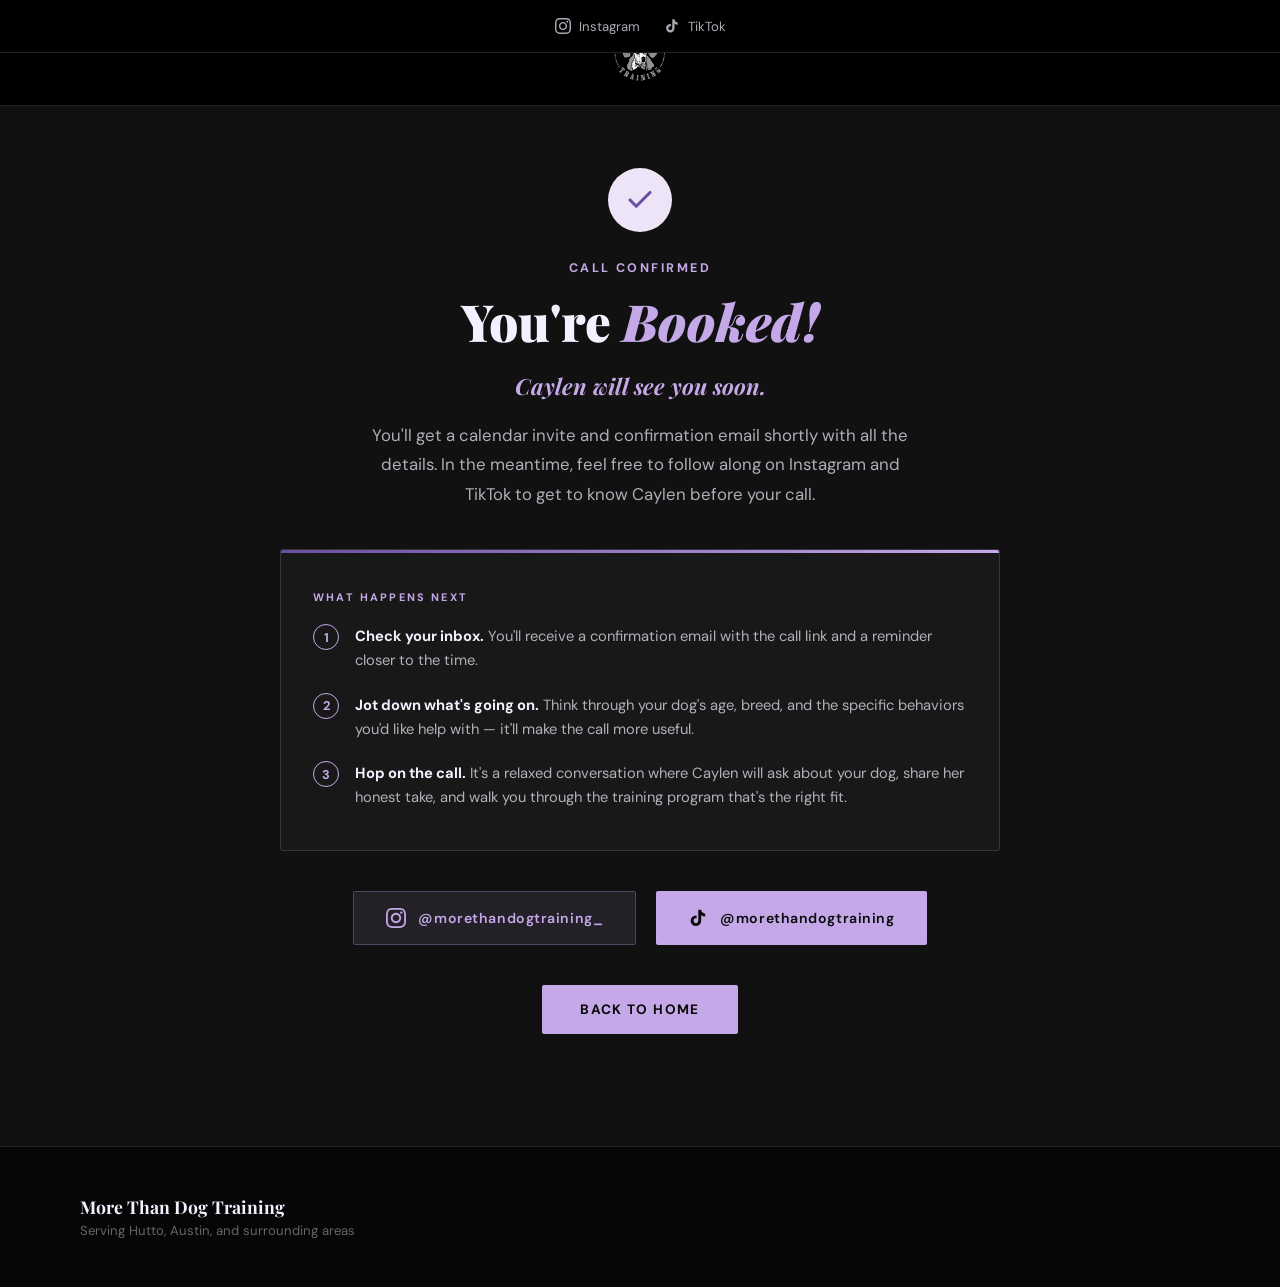
<file: thank-you.html>
<!DOCTYPE html>
<html lang="en">
<head><!-- Google tag (gtag.js) --> <script async src="https://www.googletagmanager.com/gtag/js?id=AW-380977757"></script> <script> window.dataLayer = window.dataLayer || []; function gtag(){dataLayer.push(arguments);} gtag('js', new Date()); gtag('config', 'AW-380977757'); </script>

  <meta charset="UTF-8">
  <meta name="viewport" content="width=device-width, initial-scale=1.0">
  <title>You're Booked! | More Than Dog Training</title>
  <meta name="robots" content="noindex">
  <link rel="preconnect" href="https://fonts.googleapis.com">
  <link rel="preconnect" href="https://fonts.gstatic.com" crossorigin>
  <link href="https://fonts.googleapis.com/css2?family=Playfair+Display:ital,wght@0,700;0,900;1,700&family=DM+Sans:opsz,wght@9..40,300;9..40,400;9..40,500;9..40,600;9..40,700&display=swap" rel="stylesheet">

  <style>
    *, *::before, *::after {
      box-sizing: border-box;
      margin: 0;
      padding: 0;
    }

    :root {
      --black:         #090909;
      --black-soft:    #111111;
      --black-card:    #181818;
      --black-deep:    #060606;
      --lavender:      #C4A8E8;
      --lavender-lt:   #E4D7F8;
      --lavender-md:   #9B7BC8;
      --lavender-dk:   #6B4FA0;
      --lavender-bg:   #EDE4F8;
      --white:         #F5F0FF;
      --white-dim:     rgba(245, 240, 255, 0.70);
      --white-faint:   rgba(245, 240, 255, 0.40);
      --border:        rgba(196, 168, 232, 0.18);
      --border-hover:  rgba(196, 168, 232, 0.45);
      --font-display:  'Playfair Display', Georgia, serif;
      --font-body:     'DM Sans', system-ui, sans-serif;
    }

    html { scroll-behavior: smooth; }

    body {
      font-family: var(--font-body);
      background: var(--black);
      color: var(--white);
      overflow-x: hidden;
    }

    /* ─── NAV ─────────────────────────────────────── */
    nav {
      position: fixed;
      top: 0; left: 0; right: 0;
      z-index: 9999;
      display: flex;
      justify-content: center;
      align-items: center;
      padding: 1.1rem 2.5rem;
      background: #000000;
      border-bottom: 1px solid var(--border);
    }

    .nav-logo {
      font-family: var(--font-display);
      font-size: 1rem;
      font-weight: 700;
      color: var(--lavender);
      text-decoration: none;
      letter-spacing: 0.01em;
    }

    .btn-primary {
      display: inline-block;
      background: var(--lavender);
      color: var(--black);
      padding: 1rem 2.4rem;
      font-size: 0.85rem;
      font-weight: 700;
      letter-spacing: 0.1em;
      text-transform: uppercase;
      text-decoration: none;
      border-radius: 2px;
      border: none;
      cursor: pointer;
      transition: background 0.25s, transform 0.25s, box-shadow 0.25s;
    }

    .btn-primary:hover {
      background: var(--lavender-lt);
      transform: translateY(-2px);
      box-shadow: 0 10px 35px rgba(196, 168, 232, 0.28);
    }

    /* ─── FOOTER ──────────────────────────────────── */
    footer {
      background: var(--black-deep);
      border-top: 1px solid var(--border);
      padding: 3rem 2rem;
    }

    .footer-inner {
      max-width: 1120px;
      margin: 0 auto;
      display: flex;
      justify-content: space-between;
      align-items: center;
      flex-wrap: wrap;
      gap: 1.5rem;
    }

    .footer-brand {
      font-family: var(--font-display);
      font-size: 1.1rem;
      font-weight: 700;
      color: var(--white);
    }

    .footer-loc {
      font-size: 0.82rem;
      color: var(--white-faint);
      margin-top: 0.25rem;
    }

    .footer-links {
      display: flex;
      gap: 1.5rem;
    }

    .footer-links a {
      display: flex;
      align-items: center;
      gap: 0.5rem;
      font-size: 0.82rem;
      color: var(--white-dim);
      text-decoration: none;
      transition: color 0.2s ease;
    }

    .footer-links a:hover { color: var(--lavender); }

    .footer-links svg {
      width: 16px;
      height: 16px;
    }

    @media (max-width: 640px) {
      .footer-inner { flex-direction: column; text-align: center; }
      .footer-links { justify-content: center; }
    }

    /* ─── THANK YOU SECTION ───────────────────────── */
    .ty-section {
      padding: 10.5rem 2rem 7rem;
      background: var(--black-soft);
      min-height: 100svh;
    }

    .ty-inner {
      max-width: 720px;
      margin: 0 auto;
      text-align: center;
    }

    .ty-check {
      width: 64px;
      height: 64px;
      margin: 0 auto 1.75rem;
      border-radius: 50%;
      background: var(--lavender-bg);
      display: flex;
      align-items: center;
      justify-content: center;
    }

    .ty-check svg {
      width: 30px;
      height: 30px;
      color: var(--lavender-dk);
    }

    .ty-eyebrow {
      display: block;
      font-size: 0.78rem;
      font-weight: 700;
      letter-spacing: 0.2em;
      text-transform: uppercase;
      color: var(--lavender);
      margin-bottom: 1rem;
    }

    .ty-headline {
      font-family: var(--font-display);
      font-size: clamp(2.2rem, 4.5vw, 3.2rem);
      font-weight: 900;
      color: var(--white);
      line-height: 1.15;
      margin-bottom: 1.25rem;
    }

    .ty-headline em {
      font-style: italic;
      color: var(--lavender);
    }

    .ty-subhead {
      font-family: var(--font-display);
      font-size: clamp(1.1rem, 2.5vw, 1.4rem);
      font-weight: 700;
      font-style: italic;
      color: var(--lavender);
      margin-bottom: 1.25rem;
    }

    .ty-sub {
      font-size: 1.05rem;
      color: var(--white-dim);
      line-height: 1.75;
      max-width: 560px;
      margin: 0 auto 2.5rem;
    }

    /* ─── SOCIAL BUTTONS ───────────────────────────── */
    .social-btns {
      display: flex;
      gap: 1.25rem;
      justify-content: center;
      flex-wrap: wrap;
      margin-bottom: 2.5rem;
    }

    .social-btn {
      display: inline-flex;
      align-items: center;
      gap: 0.75rem;
      padding: 1rem 2rem;
      font-size: 0.88rem;
      font-weight: 600;
      letter-spacing: 0.04em;
      text-decoration: none;
      border-radius: 2px;
      transition: background 0.25s, transform 0.25s, box-shadow 0.25s;
    }

    .social-btn svg {
      width: 20px;
      height: 20px;
      flex-shrink: 0;
    }

    .social-btn-ig {
      background: rgba(196, 168, 232, 0.1);
      color: var(--lavender);
      border: 1px solid rgba(196, 168, 232, 0.28);
    }

    .social-btn-ig:hover {
      background: rgba(196, 168, 232, 0.2);
      transform: translateY(-2px);
    }

    .social-btn-tt {
      background: var(--lavender);
      color: var(--black);
    }

    .social-btn-tt:hover {
      background: var(--lavender-lt);
      transform: translateY(-2px);
      box-shadow: 0 8px 28px rgba(196, 168, 232, 0.28);
    }

    /* Next-steps card */
    .ty-card {
      background: var(--black-card);
      border: 1px solid var(--border);
      border-radius: 3px;
      padding: 2.5rem 2rem;
      text-align: left;
      position: relative;
      overflow: hidden;
      margin-bottom: 2.5rem;
    }

    .ty-card::before {
      content: '';
      position: absolute;
      top: 0; left: 0; right: 0;
      height: 3px;
      background: linear-gradient(90deg, var(--lavender-dk), var(--lavender));
    }

    .ty-card-label {
      font-size: 0.68rem;
      font-weight: 700;
      letter-spacing: 0.2em;
      text-transform: uppercase;
      color: var(--lavender);
      margin-bottom: 1.25rem;
    }

    .ty-steps {
      display: flex;
      flex-direction: column;
      gap: 1.25rem;
    }

    .ty-step {
      display: flex;
      gap: 1rem;
      align-items: flex-start;
    }

    .ty-step-num {
      flex-shrink: 0;
      width: 26px;
      height: 26px;
      border-radius: 50%;
      border: 1.5px solid var(--lavender);
      color: var(--lavender);
      font-size: 0.8rem;
      font-weight: 700;
      display: flex;
      align-items: center;
      justify-content: center;
    }

    .ty-step p {
      font-size: 0.92rem;
      color: var(--white-dim);
      line-height: 1.65;
    }

    .ty-step strong {
      color: var(--white);
    }

    .ty-actions {
      display: flex;
      gap: 1rem;
      justify-content: center;
      flex-wrap: wrap;
    }

    @media (max-width: 560px) {
      .ty-actions { flex-direction: column; }
    }
  </style>
</head>

<body>

  <!-- ─── NAV ──────────────────────────────────────────────── -->
  <nav aria-label="Main navigation">
    <a href="index.html" class="nav-brand">
      <img src="logo.png.png" alt="More Than Dog Training logo" style="height: 70px; width: auto; display: block;" onerror="this.style.display='none'; this.nextElementSibling.style.display='inline'"><span class="nav-logo" style="display:none;">More Than Dog Training</span>
    </a>
  </nav>


  <!-- ─── THANK YOU SECTION ────────────────────────────────── -->
  <section class="ty-section">
    <div class="ty-inner">
      <div class="ty-check">
        <svg viewBox="0 0 24 24" fill="none" stroke="currentColor" stroke-width="2.5" stroke-linecap="round" stroke-linejoin="round" aria-hidden="true"><polyline points="20 6 9 17 4 12"/></svg>
      </div>

      <span class="ty-eyebrow">Call Confirmed</span>
      <h1 class="ty-headline">You're <em>Booked!</em></h1>
      <p class="ty-subhead">Caylen will see you soon.</p>
      <p class="ty-sub">You'll get a calendar invite and confirmation email shortly with all the details. In the meantime, feel free to follow along on Instagram and TikTok to get to know Caylen before your call.</p>

      <div class="ty-card">
        <div class="ty-card-label">What Happens Next</div>
        <div class="ty-steps">
          <div class="ty-step">
            <div class="ty-step-num">1</div>
            <p><strong>Check your inbox.</strong> You'll receive a confirmation email with the call link and a reminder closer to the time.</p>
          </div>
          <div class="ty-step">
            <div class="ty-step-num">2</div>
            <p><strong>Jot down what's going on.</strong> Think through your dog's age, breed, and the specific behaviors you'd like help with — it'll make the call more useful.</p>
          </div>
          <div class="ty-step">
            <div class="ty-step-num">3</div>
            <p><strong>Hop on the call.</strong> It's a relaxed conversation where Caylen will ask about your dog, share her honest take, and walk you through the training program that's the right fit.</p>
          </div>
        </div>
      </div>

      <div class="social-btns">
        <a href="https://www.instagram.com/morethandogtraining_" target="_blank" rel="noopener noreferrer" class="social-btn social-btn-ig" aria-label="Follow on Instagram">
          <svg viewBox="0 0 24 24" fill="currentColor" aria-hidden="true"><path d="M12 2.163c3.204 0 3.584.012 4.85.07 3.252.148 4.771 1.691 4.919 4.919.058 1.265.069 1.645.069 4.849 0 3.205-.012 3.584-.069 4.849-.149 3.225-1.664 4.771-4.919 4.919-1.266.058-1.644.07-4.85.07-3.204 0-3.584-.012-4.849-.07-3.26-.149-4.771-1.699-4.919-4.92-.058-1.265-.07-1.644-.07-4.849 0-3.204.013-3.583.07-4.849.149-3.227 1.664-4.771 4.919-4.919 1.266-.057 1.645-.069 4.849-.069zm0-2.163c-3.259 0-3.667.014-4.947.072-4.358.2-6.78 2.618-6.98 6.98-.059 1.281-.073 1.689-.073 4.948 0 3.259.014 3.668.072 4.948.2 4.358 2.618 6.78 6.98 6.98 1.281.058 1.689.072 4.948.072 3.259 0 3.668-.014 4.948-.072 4.354-.2 6.782-2.618 6.979-6.98.059-1.28.073-1.689.073-4.948 0-3.259-.014-3.667-.072-4.947-.196-4.354-2.617-6.78-6.979-6.98-1.281-.059-1.69-.073-4.949-.073zm0 5.838c-3.403 0-6.162 2.759-6.162 6.162s2.759 6.163 6.162 6.163 6.162-2.759 6.162-6.163c0-3.403-2.759-6.162-6.162-6.162zm0 10.162c-2.209 0-4-1.79-4-4 0-2.209 1.791-4 4-4s4 1.791 4 4c0 2.21-1.791 4-4 4zm6.406-11.845c-.796 0-1.441.645-1.441 1.44s.645 1.44 1.441 1.44c.795 0 1.439-.645 1.439-1.44s-.644-1.44-1.439-1.44z"/></svg>
          @morethandogtraining_
        </a>
        <a href="https://www.tiktok.com/@morethandogtraining" target="_blank" rel="noopener noreferrer" class="social-btn social-btn-tt" aria-label="Follow on TikTok">
          <svg viewBox="0 0 24 24" fill="currentColor" aria-hidden="true"><path d="M19.59 6.69a4.83 4.83 0 0 1-3.77-4.25V2h-3.45v13.67a2.89 2.89 0 0 1-2.88 2.5 2.89 2.89 0 0 1-2.89-2.89 2.89 2.89 0 0 1 2.89-2.89c.28 0 .54.04.79.1V9.01a6.27 6.27 0 0 0-.79-.05 6.34 6.34 0 0 0-6.34 6.34 6.34 6.34 0 0 0 6.34 6.34 6.34 6.34 0 0 0 6.33-6.34V8.69a8.18 8.18 0 0 0 4.78 1.52V6.76a4.85 4.85 0 0 1-1.01-.07z"/></svg>
          @morethandogtraining
        </a>
      </div>

      <div class="ty-actions">
        <a href="https://more-than-dog-training.com" class="btn-primary">Back to Home</a>
      </div>
    </div>
  </section>


  <!-- ─── FOOTER ────────────────────────────────────────────── -->
  <footer>
    <div class="footer-inner">
      <div>
        <div class="footer-brand">More Than Dog Training</div>
        <div class="footer-loc">Serving Hutto, Austin, and surrounding areas</div>
      </div>
      <nav class="footer-links" aria-label="Social media links">
        <a href="https://www.instagram.com/morethandogtraining_" target="_blank" rel="noopener noreferrer">
          <svg viewBox="0 0 24 24" fill="currentColor" aria-hidden="true"><path d="M12 2.163c3.204 0 3.584.012 4.85.07 3.252.148 4.771 1.691 4.919 4.919.058 1.265.069 1.645.069 4.849 0 3.205-.012 3.584-.069 4.849-.149 3.225-1.664 4.771-4.919 4.919-1.266.058-1.644.07-4.85.07-3.204 0-3.584-.012-4.849-.07-3.26-.149-4.771-1.699-4.919-4.92-.058-1.265-.07-1.644-.07-4.849 0-3.204.013-3.583.07-4.849.149-3.227 1.664-4.771 4.919-4.919 1.266-.057 1.645-.069 4.849-.069zm0-2.163c-3.259 0-3.667.014-4.947.072-4.358.2-6.78 2.618-6.98 6.98-.059 1.281-.073 1.689-.073 4.948 0 3.259.014 3.668.072 4.948.2 4.358 2.618 6.78 6.98 6.98 1.281.058 1.689.072 4.948.072 3.259 0 3.668-.014 4.948-.072 4.354-.2 6.782-2.618 6.979-6.98.059-1.28.073-1.689.073-4.948 0-3.259-.014-3.667-.072-4.947-.196-4.354-2.617-6.78-6.979-6.98-1.281-.059-1.69-.073-4.949-.073zm0 5.838c-3.403 0-6.162 2.759-6.162 6.162s2.759 6.163 6.162 6.163 6.162-2.759 6.162-6.163c0-3.403-2.759-6.162-6.162-6.162zm0 10.162c-2.209 0-4-1.79-4-4 0-2.209 1.791-4 4-4s4 1.791 4 4c0 2.21-1.791 4-4 4zm6.406-11.845c-.796 0-1.441.645-1.441 1.44s.645 1.44 1.441 1.44c.795 0 1.439-.645 1.439-1.44s-.644-1.44-1.439-1.44z"/></svg>
          Instagram
        </a>
        <a href="https://www.tiktok.com/@morethandogtraining" target="_blank" rel="noopener noreferrer">
          <svg viewBox="0 0 24 24" fill="currentColor" aria-hidden="true"><path d="M19.59 6.69a4.83 4.83 0 0 1-3.77-4.25V2h-3.45v13.67a2.89 2.89 0 0 1-2.88 2.5 2.89 2.89 0 0 1-2.89-2.89 2.89 2.89 0 0 1 2.89-2.89c.28 0 .54.04.79.1V9.01a6.27 6.27 0 0 0-.79-.05 6.34 6.34 0 0 0-6.34 6.34 6.34 6.34 0 0 0 6.34 6.34 6.34 6.34 0 0 0 6.33-6.34V8.69a8.18 8.18 0 0 0 4.78 1.52V6.76a4.85 4.85 0 0 1-1.01-.07z"/></svg>
          TikTok
        </a>
      </nav>
    </div>
  </footer>

</body>
</html>
</file>
<file: styles.css>
/* ═══════════════════════════════════════════════════════════
   More Than Dog Training — Shared Stylesheet
   ═══════════════════════════════════════════════════════════ */

/* ─── RESET ──────────────────────────────────────────────── */
*, *::before, *::after { box-sizing: border-box; margin: 0; padding: 0; }

/* ─── DESIGN TOKENS ──────────────────────────────────────── */
:root {
  --black:         #090909;
  --black-soft:    #111111;
  --black-card:    #181818;
  --black-deep:    #060606;
  --lavender:      #C4A8E8;
  --lavender-lt:   #E4D7F8;
  --lavender-md:   #9B7BC8;
  --lavender-dk:   #6B4FA0;
  --lavender-bg:   #EDE4F8;
  --white:         #F5F0FF;
  --white-dim:     rgba(245, 240, 255, 0.70);
  --white-faint:   rgba(245, 240, 255, 0.40);
  --border:        rgba(196, 168, 232, 0.18);
  --border-hover:  rgba(196, 168, 232, 0.45);
  --font-display:  'Playfair Display', Georgia, serif;
  --font-body:     'DM Sans', system-ui, sans-serif;
}

html { scroll-behavior: smooth; }

body {
  font-family: var(--font-body);
  background: var(--black);
  color: var(--white);
  overflow-x: hidden;
}

/* ─── NAV ────────────────────────────────────────────────── */
body > nav {
  position: fixed;
  top: 0; left: 0; right: 0;
  z-index: 200;
  display: flex;
  justify-content: space-between;
  align-items: center;
  padding: 1.1rem 2.5rem;
  background: #000000;
  border-bottom: 1px solid var(--border);
  transition: padding 0.3s ease;
}

.nav-brand {
  display: flex;
  align-items: center;
  gap: 0.75rem;
  text-decoration: none;
  flex-shrink: 0;
}

.nav-links {
  display: flex;
  align-items: center;
  gap: 0.05rem;
}

.nav-links > a {
  color: var(--white-dim);
  text-decoration: none;
  font-size: 0.8rem;
  font-weight: 500;
  letter-spacing: 0.03em;
  padding: 0.45rem 0.72rem;
  transition: color 0.2s;
  white-space: nowrap;
}

.nav-links > a:hover,
.nav-links > a.active { color: var(--lavender); }

/* Dropdown */
.nav-dropdown { position: relative; }

.nav-dropdown-toggle {
  color: var(--white-dim);
  text-decoration: none;
  font-size: 0.8rem;
  font-weight: 500;
  letter-spacing: 0.03em;
  padding: 0.45rem 0.72rem;
  transition: color 0.2s;
  white-space: nowrap;
  cursor: pointer;
  display: block;
}

.nav-dropdown:hover .nav-dropdown-toggle { color: var(--lavender); }

.nav-dropdown-menu {
  display: none;
  position: absolute;
  top: calc(100% + 0.5rem);
  left: 50%;
  transform: translateX(-50%);
  background: #111111;
  border: 1px solid var(--border);
  border-radius: 3px;
  padding: 0.4rem 0;
  min-width: 170px;
  z-index: 300;
  box-shadow: 0 12px 32px rgba(0, 0, 0, 0.6);
}

.nav-dropdown:hover .nav-dropdown-menu {
  display: flex;
  flex-direction: column;
}

.nav-dropdown-menu a {
  padding: 0.65rem 1.25rem;
  font-size: 0.8rem;
  color: var(--white-dim);
  text-decoration: none;
  transition: color 0.2s, background 0.2s;
  white-space: nowrap;
}

.nav-dropdown-menu a:hover {
  color: var(--lavender);
  background: rgba(196, 168, 232, 0.07);
}

.nav-right {
  display: flex;
  align-items: center;
  gap: 1rem;
  flex-shrink: 0;
}

.nav-cta {
  display: inline-block;
  background: var(--lavender);
  color: var(--black);
  padding: 0.58rem 1.4rem;
  font-size: 0.78rem;
  font-weight: 700;
  letter-spacing: 0.1em;
  text-transform: uppercase;
  text-decoration: none;
  border-radius: 2px;
  transition: background 0.2s, transform 0.2s;
  white-space: nowrap;
}

.nav-cta:hover {
  background: var(--lavender-lt);
  transform: translateY(-1px);
}

.nav-hamburger {
  display: none;
  flex-direction: column;
  gap: 5px;
  cursor: pointer;
  background: none;
  border: none;
  padding: 0.4rem;
}

.nav-hamburger span {
  display: block;
  width: 22px;
  height: 1.5px;
  background: var(--lavender);
  transition: all 0.3s;
}

/* ─── PAGE HERO (inner pages) ────────────────────────────── */
.page-hero {
  padding: 9rem 2rem 5.5rem;
  background: var(--black);
  position: relative;
  overflow: hidden;
  border-bottom: 1px solid var(--border);
}

.page-hero::before {
  content: '';
  position: absolute;
  top: -220px; right: -220px;
  width: 650px; height: 650px;
  background: radial-gradient(circle, rgba(107, 79, 160, 0.10) 0%, transparent 70%);
  pointer-events: none;
}

.page-hero::after {
  content: '';
  position: absolute;
  bottom: -180px; left: -180px;
  width: 500px; height: 500px;
  background: radial-gradient(circle, rgba(196, 168, 232, 0.05) 0%, transparent 70%);
  pointer-events: none;
}

.page-hero .container { position: relative; z-index: 1; }

.page-eyebrow {
  display: inline-block;
  font-size: 0.72rem;
  font-weight: 600;
  letter-spacing: 0.22em;
  text-transform: uppercase;
  color: var(--lavender);
  margin-bottom: 1.25rem;
  opacity: 0;
  animation: fadeUp 0.9s 0.2s ease forwards;
}

.page-headline {
  font-family: var(--font-display);
  font-size: clamp(2.8rem, 6vw, 4.8rem);
  font-weight: 900;
  line-height: 1.06;
  color: var(--white);
  margin-bottom: 1.25rem;
  opacity: 0;
  animation: fadeUp 0.9s 0.35s ease forwards;
}

.page-headline em {
  font-style: italic;
  color: var(--lavender);
}

.page-sub {
  font-size: clamp(1rem, 2vw, 1.2rem);
  font-weight: 300;
  line-height: 1.7;
  color: var(--white-dim);
  max-width: 620px;
  opacity: 0;
  animation: fadeUp 0.9s 0.5s ease forwards;
}

/* ─── SHARED SECTION ─────────────────────────────────────── */
section { padding: 6.5rem 2rem; }

.container {
  max-width: 1120px;
  margin: 0 auto;
}

.eyebrow {
  display: block;
  font-size: 0.72rem;
  font-weight: 700;
  letter-spacing: 0.25em;
  text-transform: uppercase;
  color: var(--lavender);
  margin-bottom: 1rem;
}

.section-headline {
  font-family: var(--font-display);
  font-size: clamp(2.2rem, 5vw, 3.8rem);
  font-weight: 900;
  line-height: 1.08;
  color: var(--white);
  margin-bottom: 1.5rem;
}

.section-headline em { font-style: italic; color: var(--lavender); }

/* ─── BUTTONS ────────────────────────────────────────────── */
.btn-primary {
  display: inline-block;
  background: var(--lavender);
  color: var(--black);
  padding: 1rem 2.4rem;
  font-size: 0.85rem;
  font-weight: 700;
  letter-spacing: 0.1em;
  text-transform: uppercase;
  text-decoration: none;
  border-radius: 2px;
  border: none;
  cursor: pointer;
  transition: background 0.25s, transform 0.25s, box-shadow 0.25s;
  font-family: var(--font-body);
}

.btn-primary:hover {
  background: var(--lavender-lt);
  transform: translateY(-2px);
  box-shadow: 0 10px 35px rgba(196, 168, 232, 0.28);
}

.btn-outline {
  display: inline-block;
  background: transparent;
  color: var(--lavender);
  padding: 1rem 2.4rem;
  font-size: 0.85rem;
  font-weight: 700;
  letter-spacing: 0.1em;
  text-transform: uppercase;
  text-decoration: none;
  border-radius: 2px;
  border: 1.5px solid var(--lavender);
  cursor: pointer;
  transition: background 0.25s, transform 0.25s;
  font-family: var(--font-body);
}

.btn-outline:hover {
  background: rgba(196, 168, 232, 0.1);
  transform: translateY(-2px);
}

/* ─── PROGRAM CARD ───────────────────────────────────────── */
.program-card {
  background: var(--black-card);
  border: 1px solid var(--border);
  border-radius: 3px;
  padding: 2.5rem;
  position: relative;
  overflow: hidden;
}

.program-card::before {
  content: '';
  position: absolute;
  top: 0; left: 0; right: 0;
  height: 3px;
  background: linear-gradient(90deg, var(--lavender-dk), var(--lavender));
}

.program-badge {
  display: inline-block;
  background: rgba(196, 168, 232, 0.12);
  color: var(--lavender);
  font-size: 0.68rem;
  font-weight: 700;
  letter-spacing: 0.18em;
  text-transform: uppercase;
  padding: 0.35rem 0.9rem;
  border-radius: 2px;
  margin-bottom: 1.4rem;
}

.program-name {
  font-family: var(--font-display);
  font-size: 1.75rem;
  font-weight: 700;
  line-height: 1.2;
  color: var(--white);
  margin-bottom: 0.6rem;
}

.program-duration {
  display: flex;
  align-items: center;
  gap: 0.6rem;
  font-size: 0.8rem;
  font-weight: 700;
  letter-spacing: 0.12em;
  text-transform: uppercase;
  color: var(--lavender);
  margin-bottom: 1.25rem;
}

.program-duration::before {
  content: '';
  display: block;
  width: 22px; height: 1px;
  background: var(--lavender);
}

.program-desc {
  color: var(--white-dim);
  font-size: 1rem;
  line-height: 1.72;
  margin-bottom: 1.5rem;
}

.card-divider {
  height: 1px;
  background: var(--border);
  margin: 1.5rem 0;
}

.features {
  list-style: none;
  display: flex;
  flex-direction: column;
  gap: 0.75rem;
}

.features li {
  display: flex;
  align-items: center;
  gap: 0.85rem;
  font-size: 0.9rem;
  color: var(--white-dim);
}

.features li::before {
  content: '';
  flex-shrink: 0;
  width: 6px; height: 6px;
  border-radius: 50%;
  background: var(--lavender);
}

/* ─── SERVICE CARDS ──────────────────────────────────────── */
.svc-card {
  display: block;
  text-decoration: none !important;
  color: inherit !important;
  background: rgba(196, 168, 232, 0.06);
  border: 1.5px solid rgba(196, 168, 232, 0.4);
  border-radius: 3px;
  padding: 2rem 1.75rem;
  transition: border-color 0.3s, background 0.3s, transform 0.3s, box-shadow 0.3s;
}

.svc-card:hover {
  border-color: var(--lavender);
  background: rgba(196, 168, 232, 0.1);
  transform: translateY(-4px);
  box-shadow: 0 12px 32px rgba(196, 168, 232, 0.12);
}

.svc-icon { font-size: 1.4rem; margin-bottom: 1rem; display: block; }

.svc-name {
  font-family: var(--font-display);
  font-size: 1.25rem;
  font-weight: 700;
  color: var(--white);
  margin-bottom: 0.75rem;
}

.svc-desc {
  font-size: 0.93rem;
  color: var(--white-faint);
  line-height: 1.7;
}

/* ─── PHOTO PLACEHOLDERS ─────────────────────────────────── */
.photo-placeholder {
  width: 100%;
  border: 1.5px dashed rgba(196, 168, 232, 0.35);
  border-radius: 3px;
  background: rgba(196, 168, 232, 0.03);
  display: flex;
  flex-direction: column;
  align-items: center;
  justify-content: center;
  gap: 0.65rem;
  position: relative;
  overflow: hidden;
}

.photo-placeholder::before {
  content: '';
  position: absolute;
  inset: 0;
  background:
    linear-gradient(rgba(196, 168, 232, 0.04) 1px, transparent 1px),
    linear-gradient(90deg, rgba(196, 168, 232, 0.04) 1px, transparent 1px);
  background-size: 36px 36px;
}

.photo-ph-icon { font-size: 1.6rem; position: relative; z-index: 1; opacity: 0.55; }

.photo-ph-label {
  font-size: 0.7rem;
  font-weight: 700;
  letter-spacing: 0.2em;
  text-transform: uppercase;
  color: var(--lavender);
  opacity: 0.65;
  position: relative;
  z-index: 1;
  text-align: center;
  padding: 0 1rem;
}

.photo-placeholder--portrait  { aspect-ratio: 3 / 4; }
.photo-placeholder--landscape { aspect-ratio: 16 / 9; }
.photo-placeholder--square    { aspect-ratio: 1 / 1; }
.photo-placeholder--tall      { aspect-ratio: 4 / 5; }

/* ─── TESTIMONIALS ───────────────────────────────────────── */
.testi-section { padding: 4rem 2rem; }
.testi-section--dark  { background: var(--black-soft); }
.testi-section--deep  { background: var(--black); border-top: 1px solid var(--border); border-bottom: 1px solid var(--border); }

.testi-grid {
  display: grid;
  grid-template-columns: repeat(auto-fit, minmax(300px, 1fr));
  gap: 1.5rem;
  max-width: 1120px;
  margin: 0 auto;
}

.testi-grid--single { grid-template-columns: 1fr; max-width: 780px; }

.testi-card {
  background: var(--black-card);
  border: 1px solid var(--border);
  border-radius: 3px;
  padding: 2.25rem 2rem 1.75rem;
  position: relative;
  overflow: hidden;
  transition: border-color 0.3s;
}

.testi-card:hover { border-color: var(--border-hover); }

.testi-card::before {
  content: '';
  position: absolute;
  top: 0; left: 0; right: 0;
  height: 2px;
  background: linear-gradient(90deg, var(--lavender-dk), var(--lavender));
}

.testi-mark {
  font-family: Georgia, serif;
  font-size: 6rem;
  line-height: 0.65;
  color: var(--lavender);
  opacity: 0.18;
  position: absolute;
  top: 1.5rem; left: 1.5rem;
  pointer-events: none;
  user-select: none;
}

.testi-stars { display: flex; gap: 0.18rem; margin-bottom: 1.1rem; font-size: 0.9rem; color: var(--lavender); }

.testi-text {
  font-size: 0.98rem;
  line-height: 1.75;
  color: var(--white-dim);
  font-style: italic;
  position: relative;
  z-index: 1;
  margin-bottom: 1.5rem;
}

.testi-card--featured .testi-text { font-size: 1.08rem; }

.testi-author { display: flex; flex-direction: column; gap: 0.15rem; border-top: 1px solid var(--border); padding-top: 1rem; }
.testi-name { font-size: 0.88rem; font-weight: 700; color: var(--white); }
.testi-detail { font-size: 0.75rem; color: var(--lavender); letter-spacing: 0.06em; }
.testi-source { font-size: 0.72rem; color: var(--white-faint); margin-top: 0.2rem; }

/* ─── FORM ───────────────────────────────────────────────── */
form { display: flex; flex-direction: column; gap: 1.25rem; }

.form-row { display: grid; grid-template-columns: 1fr 1fr; gap: 1.25rem; }

.form-group { display: flex; flex-direction: column; gap: 0.45rem; }

.form-group label {
  font-size: 0.72rem;
  font-weight: 700;
  letter-spacing: 0.15em;
  text-transform: uppercase;
  color: var(--white-faint);
}

.form-group input,
.form-group select,
.form-group textarea {
  background: rgba(255, 255, 255, 0.04);
  border: 1px solid var(--border);
  border-radius: 2px;
  color: var(--white);
  font-family: var(--font-body);
  font-size: 0.95rem;
  padding: 0.85rem 1rem;
  width: 100%;
  outline: none;
  transition: border-color 0.2s, background 0.2s;
  -webkit-appearance: none;
  appearance: none;
}

.form-group input::placeholder,
.form-group textarea::placeholder { color: rgba(245, 240, 255, 0.2); }

.form-group input:focus,
.form-group select:focus,
.form-group textarea:focus {
  border-color: var(--lavender-md);
  background: rgba(196, 168, 232, 0.05);
}

.form-group select {
  background-image: url("data:image/svg+xml,%3Csvg xmlns='http://www.w3.org/2000/svg' width='12' height='8' viewBox='0 0 12 8'%3E%3Cpath d='M1 1l5 5 5-5' stroke='%23C4A8E8' stroke-width='1.5' fill='none' stroke-linecap='round' stroke-linejoin='round'/%3E%3C/svg%3E");
  background-repeat: no-repeat;
  background-position: right 1rem center;
  padding-right: 2.5rem;
  cursor: pointer;
}

.form-group select option { background: #1A1A2E; color: var(--white); }

.form-group textarea { resize: vertical; min-height: 130px; line-height: 1.6; }

.btn-submit {
  align-self: flex-start;
  background: var(--lavender);
  color: var(--black);
  padding: 1.1rem 2.6rem;
  border: none;
  border-radius: 2px;
  font-family: var(--font-body);
  font-size: 0.85rem;
  font-weight: 700;
  letter-spacing: 0.1em;
  text-transform: uppercase;
  cursor: pointer;
  transition: background 0.25s, transform 0.25s, box-shadow 0.25s;
}

.btn-submit:hover {
  background: var(--lavender-lt);
  transform: translateY(-2px);
  box-shadow: 0 10px 32px rgba(196, 168, 232, 0.25);
}

.form-success {
  display: none;
  align-items: center;
  gap: 0.6rem;
  color: var(--lavender);
  font-size: 0.95rem;
  padding: 1rem;
  background: rgba(196, 168, 232, 0.08);
  border: 1px solid var(--border);
  border-radius: 2px;
}

/* ─── PULL QUOTE ─────────────────────────────────────────── */
.pull-quote {
  font-family: var(--font-display);
  font-style: italic;
  font-size: clamp(1.4rem, 3vw, 1.85rem);
  font-weight: 700;
  color: var(--lavender);
  line-height: 1.38;
  border-left: 3px solid var(--lavender-dk);
  padding-left: 1.5rem;
  margin-top: 2.25rem;
}

/* ─── PRICING NOTE ───────────────────────────────────────── */
.pricing-note {
  font-size: 0.95rem;
  font-style: italic;
  color: var(--lavender);
  border-left: 2px solid var(--lavender-dk);
  padding: 0.1rem 0 0.1rem 1rem;
  margin: 0 0 2rem;
  line-height: 1.6;
}

/* ─── FOOTER ─────────────────────────────────────────────── */
footer {
  background: var(--black-deep);
  border-top: 1px solid var(--border);
  padding: 2.25rem 2.5rem;
}

.footer-inner {
  max-width: 1120px;
  margin: 0 auto;
  display: flex;
  justify-content: space-between;
  align-items: center;
  flex-wrap: wrap;
  gap: 1.5rem;
}

.footer-brand { font-family: var(--font-display); font-size: 1.05rem; font-weight: 700; color: var(--lavender); margin-bottom: 0.3rem; }
.footer-loc { font-size: 0.8rem; color: var(--white-faint); }

.footer-nav { display: flex; align-items: center; gap: 1.25rem; flex-wrap: wrap; }
.footer-nav a { color: var(--white-faint); font-size: 0.82rem; text-decoration: none; transition: color 0.2s; }
.footer-nav a:hover { color: var(--lavender); }

.footer-links { display: flex; align-items: center; gap: 1.25rem; }
.footer-links a { display: inline-flex; align-items: center; gap: 0.45rem; color: var(--white-faint); font-size: 0.82rem; text-decoration: none; transition: color 0.2s; }
.footer-links a:hover { color: var(--lavender); }
.footer-links svg { width: 16px; height: 16px; }

/* ─── SCROLL ANIMATIONS ──────────────────────────────────── */
@keyframes fadeUp {
  from { opacity: 0; transform: translateY(28px); }
  to   { opacity: 1; transform: translateY(0); }
}

.reveal { opacity: 0; transform: translateY(32px); transition: opacity 0.75s ease, transform 0.75s ease; }
.reveal.visible { opacity: 1; transform: translateY(0); }
.reveal-d1 { transition-delay: 0.1s; }
.reveal-d2 { transition-delay: 0.2s; }
.reveal-d3 { transition-delay: 0.3s; }
.reveal-d4 { transition-delay: 0.4s; }
.reveal-d5 { transition-delay: 0.5s; }

/* ─── RESPONSIVE ─────────────────────────────────────────── */
@media (max-width: 1020px) {
  .nav-links { display: none; }
  .nav-hamburger { display: flex; }

  .nav-links.open {
    display: flex;
    flex-direction: column;
    position: absolute;
    top: 100%;
    left: 0; right: 0;
    background: #060606;
    border-bottom: 1px solid var(--border);
    padding: 1rem 1.5rem 1.5rem;
    gap: 0.1rem;
    align-items: flex-start;
  }

  .nav-links.open > a {
    padding: 0.7rem 0.5rem;
    font-size: 0.88rem;
    width: 100%;
    border-bottom: 1px solid rgba(196, 168, 232, 0.07);
  }

  .nav-links.open .nav-dropdown { width: 100%; }

  .nav-links.open .nav-dropdown-toggle {
    padding: 0.7rem 0.5rem;
    font-size: 0.88rem;
    width: 100%;
    border-bottom: 1px solid rgba(196, 168, 232, 0.07);
  }

  .nav-links.open .nav-dropdown-menu {
    position: static;
    transform: none;
    display: flex;
    flex-direction: column;
    background: rgba(196, 168, 232, 0.04);
    border: 1px solid var(--border);
    margin: 0.25rem 0 0.5rem 0.5rem;
    border-radius: 2px;
    padding: 0.25rem 0;
    box-shadow: none;
  }

  .nav-links.open .nav-dropdown-menu a { padding: 0.6rem 1.5rem; }
}

@media (max-width: 900px) {
  .form-row { grid-template-columns: 1fr; }
}

@media (max-width: 640px) {
  section { padding: 4.5rem 1.4rem; }
  nav { padding: 1rem 1.4rem; }
  .page-hero { padding: 7rem 1.4rem 4rem; }
  .footer-inner { flex-direction: column; text-align: center; }
  .footer-links, .footer-nav { justify-content: center; }
  .btn-primary, .btn-outline { text-align: center; }
}
</file>
